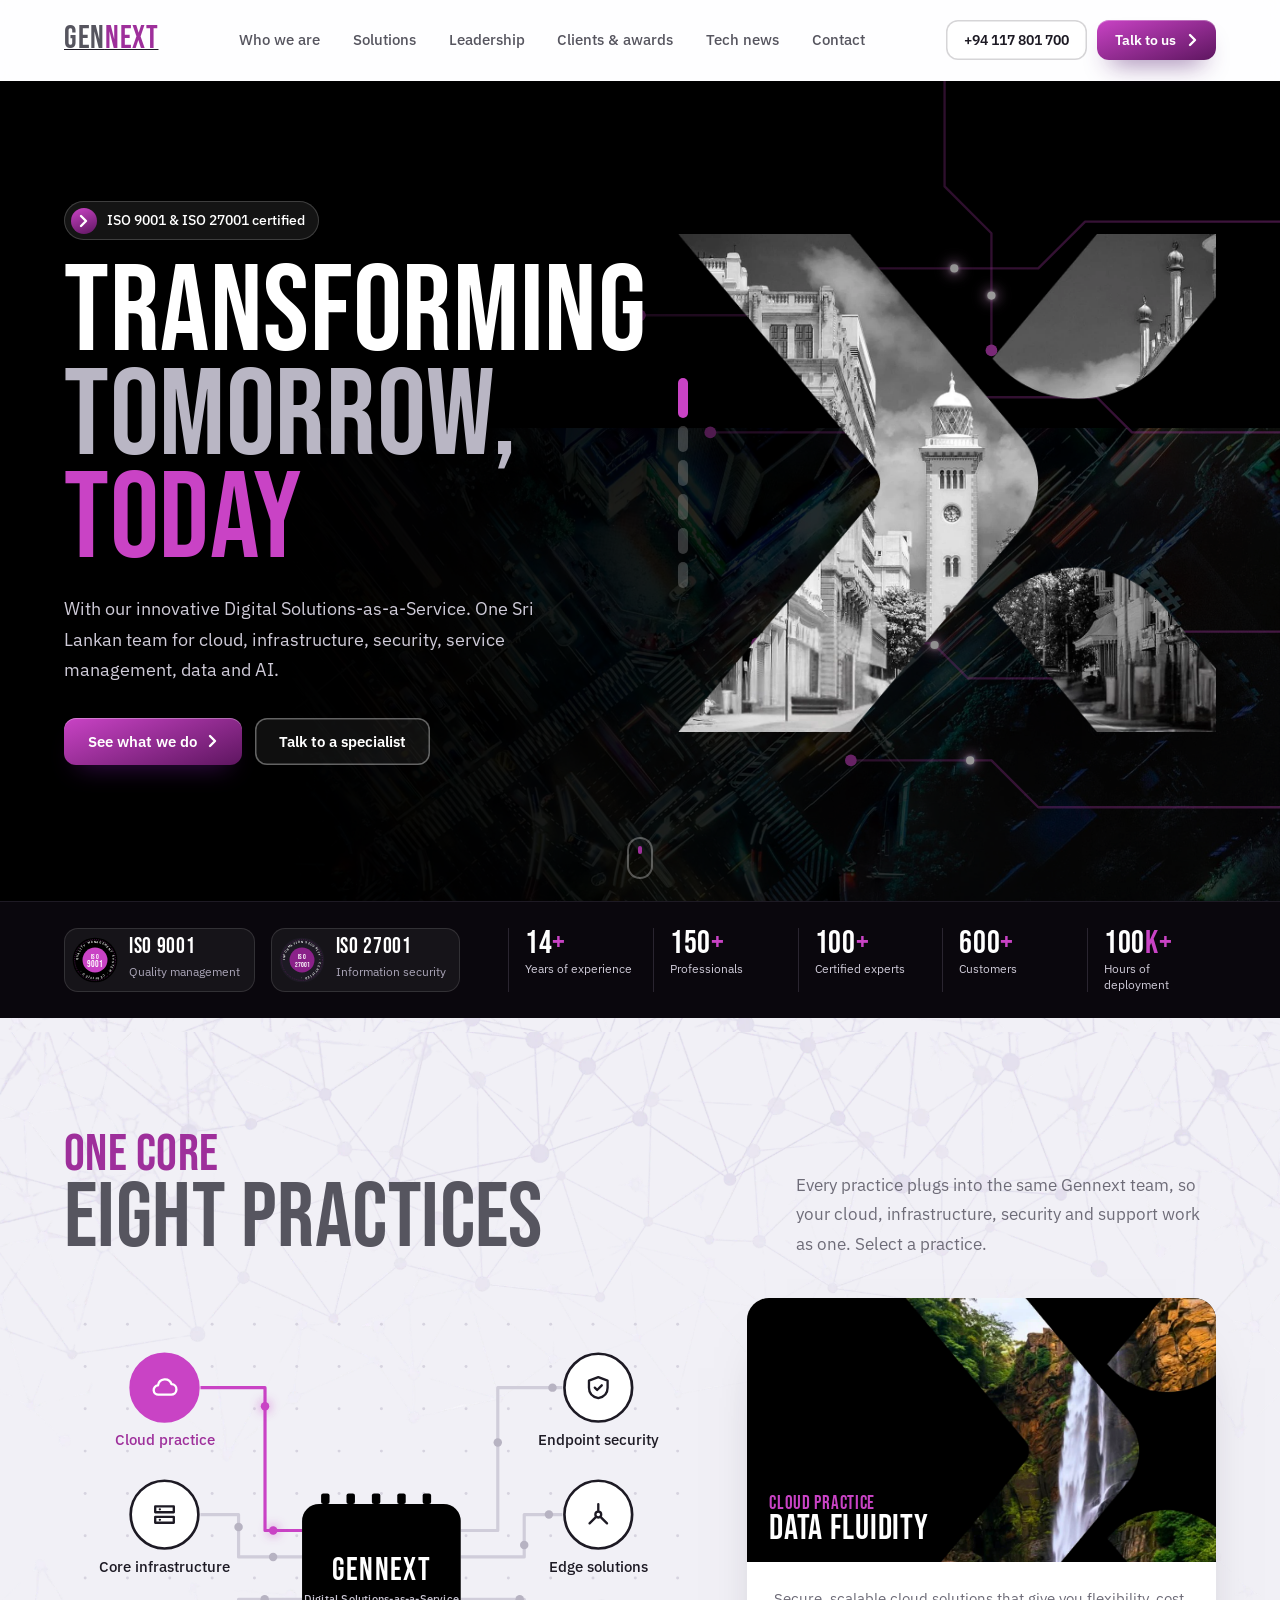
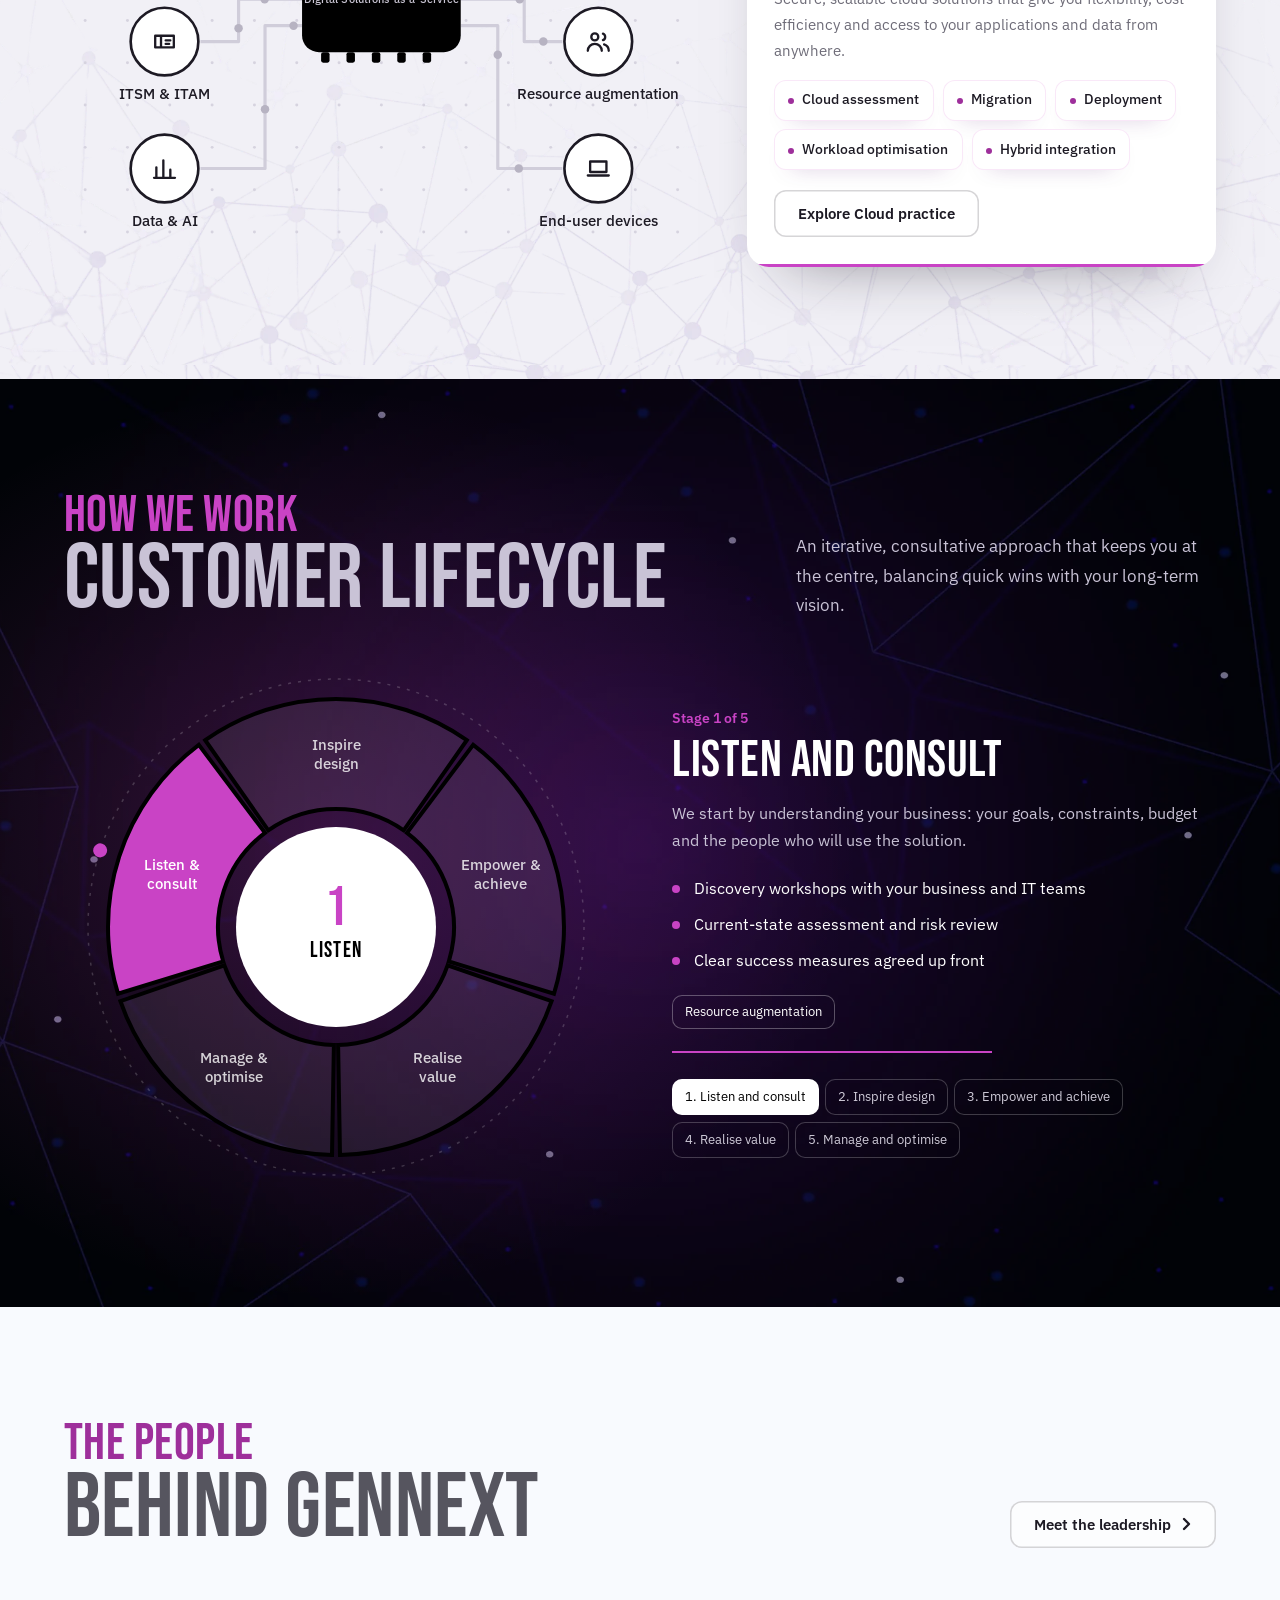
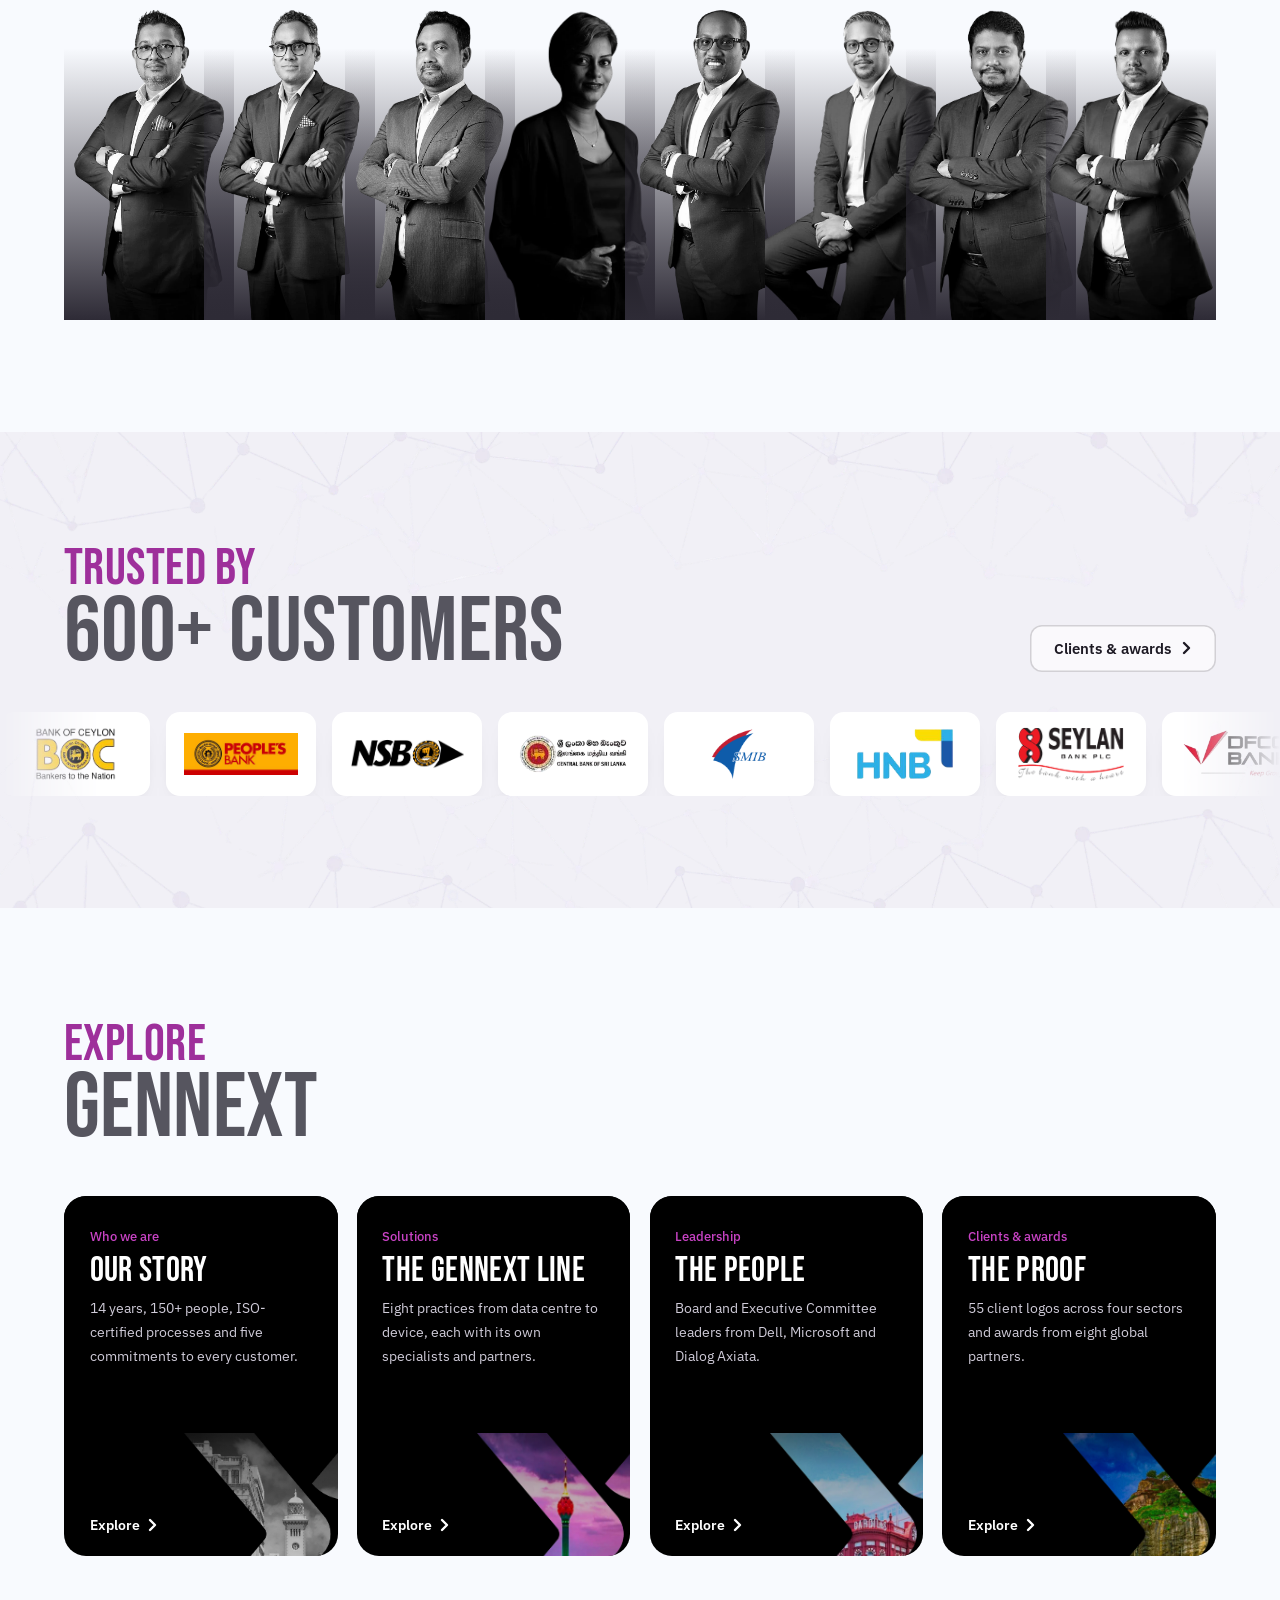
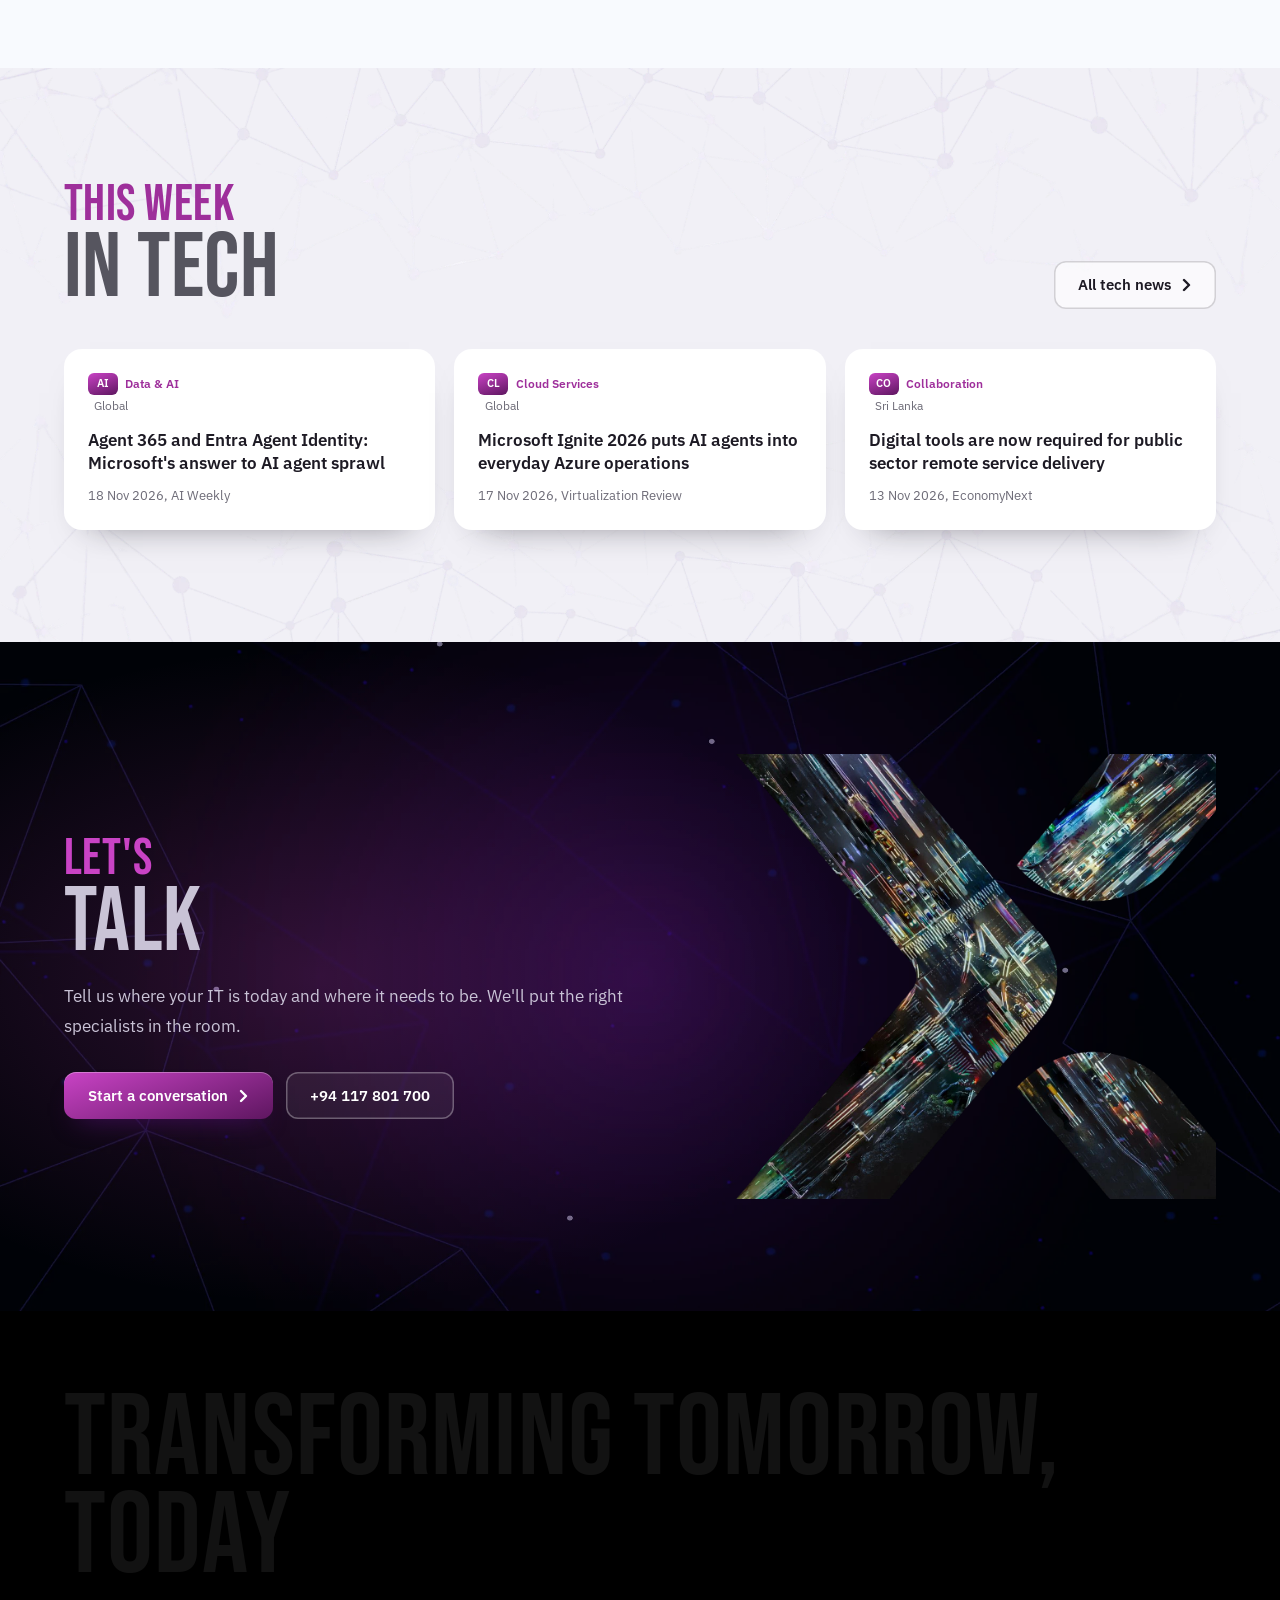
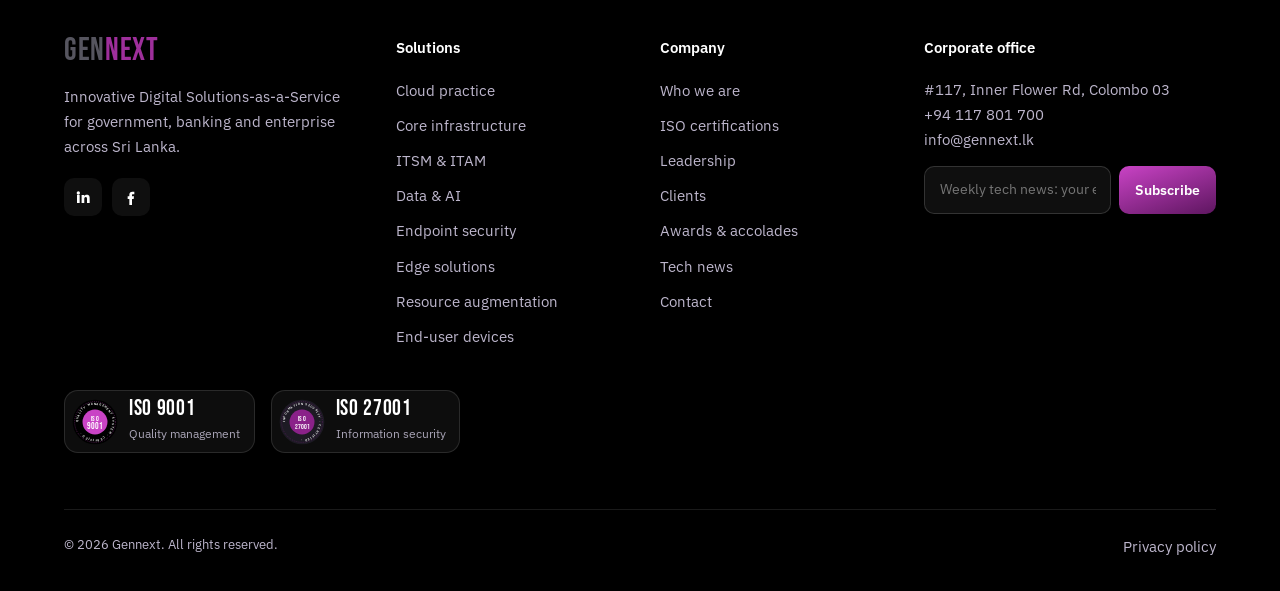
<file: index.html>
<!DOCTYPE html>
<html lang="en">
<head>
<meta charset="UTF-8">
<meta name="viewport" content="width=device-width, initial-scale=1">
<title>Gennext | Transforming tomorrow, today</title>
<meta name="description" content="Gennext: ISO 9001 and ISO 27001 certified Digital Solutions-as-a-Service for Sri Lanka.">
<meta name="theme-color" content="#000000">
<link rel="preload" href="assets/fonts/bebas-neue-latin-400-normal.woff2" as="font" type="font/woff2" crossorigin>
<link rel="preload" href="assets/fonts/ibm-plex-sans-latin-400-normal.woff2" as="font" type="font/woff2" crossorigin>
<link rel="stylesheet" href="assets/css/style.css">
<link rel="icon" href="assets/favicon.svg" type="image/svg+xml">
</head>
<body>
<a class="skip" href="#main">Skip to content</a>
<header class="header"><div class="wrap nav"><a href="index.html" class="logo " aria-label="Gennext home"><img src="https://gennext.lk/wp-content/uploads/2023/12/gennext-e1704206456538.png" alt="Gennext" width="134" height="40" onerror="this.outerHTML='<span class=txt>gen<b>next</b></span>'"></a><ul class="nav-links"><li><a href="about.html">Who we are</a></li><li><a href="solutions.html">Solutions</a></li><li><a href="leadership.html">Leadership</a></li><li><a href="clients.html">Clients & awards</a></li><li><a href="news.html">Tech news</a></li><li><a href="contact.html">Contact</a></li></ul>
<div class="nav-cta"><a class="btn btn-ghost" href="tel:+94117801700">+94 117 801 700</a><a class="btn btn-purple" href="contact.html">Talk to us <svg class="chev-ic" viewBox="0 0 10 14" fill="none" stroke="currentColor" stroke-width="2.4" stroke-linecap="round" stroke-linejoin="round"><path d="M2 2l5 5-5 5"/></svg></a>
<button class="menu-btn" aria-label="Open menu" aria-expanded="false"><svg viewBox="0 0 24 24" fill="none" stroke="currentColor" stroke-width="2" stroke-linecap="round"><path d="M3 6h18M3 12h18M3 18h18"/></svg></button></div></div></header>
<main id="main">

<section class="hero dark"><div class="bgimg" data-parallax aria-hidden="true"></div><svg class="signals" viewBox="0 0 1200 700" preserveAspectRatio="xMidYMid slice" aria-hidden="true"><g class="sig-traces"><path id="sg0" d="M1200 120 H980 L940 160 H760 L720 200 H600"/><path id="sg1" d="M1200 300 H1020 L990 270 H820 L790 300 H660"/><path id="sg2" d="M1200 470 H1060 L1020 510 H880 L850 480 H700"/><path id="sg3" d="M1200 620 H940 L900 580 H780"/><path id="sg4" d="M860 0 V90 L900 130 V230"/></g><g class="sig-dots"><circle r="3.5"><animateMotion dur="3.0s" begin="-0.0s" repeatCount="indefinite"><mpath href="#sg0"/></animateMotion></circle><circle r="3.5"><animateMotion dur="3.5s" begin="-0.6s" repeatCount="indefinite"><mpath href="#sg1"/></animateMotion></circle><circle r="3.5"><animateMotion dur="4.0s" begin="-1.2s" repeatCount="indefinite"><mpath href="#sg2"/></animateMotion></circle><circle r="3.5"><animateMotion dur="4.5s" begin="-1.8s" repeatCount="indefinite"><mpath href="#sg3"/></animateMotion></circle><circle r="3.5"><animateMotion dur="5.0s" begin="-2.4s" repeatCount="indefinite"><mpath href="#sg4"/></animateMotion></circle></g><g class="sig-ends"><circle cx="600" cy="200" r="5" style="--d:0.0s"/><circle cx="660" cy="300" r="5" style="--d:0.5s"/><circle cx="700" cy="480" r="5" style="--d:1.0s"/><circle cx="780" cy="580" r="5" style="--d:1.5s"/><circle cx="900" cy="230" r="5" style="--d:2.0s"/></g></svg><div class="wrap hero-grid">
  <div>
    <span class="eyebrow"><i><svg class="chev-ic" viewBox="0 0 10 14" fill="none" stroke="currentColor" stroke-width="2.4" stroke-linecap="round" stroke-linejoin="round"><path d="M2 2l5 5-5 5"/></svg></i>ISO 9001 &amp; ISO 27001 certified</span>
    <h1><span class="l1">Transforming</span><span class="l2">tomorrow,</span><span class="l3">today</span></h1>
    <p class="lede">With our innovative Digital Solutions-as-a-Service. One Sri Lankan team for cloud, infrastructure, security, service management, data and AI.</p>
    <div class="hero-actions"><a class="btn btn-purple" href="#solutions">See what we do <svg class="chev-ic" viewBox="0 0 10 14" fill="none" stroke="currentColor" stroke-width="2.4" stroke-linecap="round" stroke-linejoin="round"><path d="M2 2l5 5-5 5"/></svg></a><a class="btn btn-ghost" href="contact.html">Talk to a specialist</a></div>
  </div>
  <div class="slides" aria-roledescription="carousel" aria-label="Sri Lankan landmarks"><figure><img src="assets/img/landmarks/clocktower.webp" alt="Clock Tower, Colombo Fort" decoding="async"><figcaption>Clock Tower, Colombo Fort</figcaption></figure><figure><img src="assets/img/landmarks/lotus.webp" alt="Lotus Tower, Colombo" loading="lazy" decoding="async"><figcaption>Lotus Tower, Colombo</figcaption></figure><figure><img src="assets/img/landmarks/arch.webp" alt="Nine Arch Bridge, Ella" loading="lazy" decoding="async"><figcaption>Nine Arch Bridge, Ella</figcaption></figure><figure><img src="assets/img/landmarks/lighthouse.webp" alt="Galle Lighthouse" loading="lazy" decoding="async"><figcaption>Galle Lighthouse</figcaption></figure><figure><img src="assets/img/landmarks/tea.webp" alt="Hill-country tea estates" loading="lazy" decoding="async"><figcaption>Hill-country tea estates</figcaption></figure><figure><img src="assets/img/landmarks/parliament.webp" alt="Colombo Fort" loading="lazy" decoding="async"><figcaption>Colombo Fort</figcaption></figure><div class="slide-dots"><button aria-label="Show Clock Tower, Colombo Fort" aria-current="false"></button><button aria-label="Show Lotus Tower, Colombo" aria-current="false"></button><button aria-label="Show Nine Arch Bridge, Ella" aria-current="false"></button><button aria-label="Show Galle Lighthouse" aria-current="false"></button><button aria-label="Show Hill-country tea estates" aria-current="false"></button><button aria-label="Show Colombo Fort" aria-current="false"></button></div></div>
</div><span class="scroll-cue" aria-hidden="true"></span></section>
<section class="trust" aria-label="Certifications and numbers"><div class="wrap">
  <div class="iso-mini"><a href="about.html#iso"><svg class="seal" viewBox="0 0 140 140" role="img" aria-label="ISO 9001 certified"><defs><path id="ch1" d="M70 70m-52 0a52 52 0 1 1 104 0a52 52 0 1 1-104 0"/></defs>
<circle cx="70" cy="70" r="68" fill="#000"/><circle cx="70" cy="70" r="62" fill="none" stroke="#C943C5" stroke-width="1.5" stroke-dasharray="2 4"/>
<g class="rot"><text font-family="IBM Plex Sans, sans-serif" font-size="9.2" font-weight="600" letter-spacing="2.2" fill="#fff"><textPath href="#ch1">QUALITY MANAGEMENT SYSTEM · CERTIFIED · </textPath></text></g>
<circle cx="70" cy="70" r="38" fill="#C943C5"/><text x="70" y="66" text-anchor="middle" font-family="Bebas Neue, sans-serif" font-size="22" fill="#fff" letter-spacing="2">ISO</text>
<text x="70" y="90" text-anchor="middle" font-family="Bebas Neue, sans-serif" font-size="26" fill="#fff">9001</text></svg><span><b>ISO 9001</b><small>Quality management</small></span></a><a href="about.html#iso"><svg class="seal" viewBox="0 0 140 140" role="img" aria-label="ISO 27001 certified"><defs><path id="ch2" d="M70 70m-52 0a52 52 0 1 1 104 0a52 52 0 1 1-104 0"/></defs>
<circle cx="70" cy="70" r="68" fill="#1D1A24"/><circle cx="70" cy="70" r="62" fill="none" stroke="#8A2189" stroke-width="1.5" stroke-dasharray="2 4"/>
<g class="rot"><text font-family="IBM Plex Sans, sans-serif" font-size="9.2" font-weight="600" letter-spacing="2.2" fill="#fff"><textPath href="#ch2">INFORMATION SECURITY · CERTIFIED · </textPath></text></g>
<circle cx="70" cy="70" r="38" fill="#8A2189"/><text x="70" y="66" text-anchor="middle" font-family="Bebas Neue, sans-serif" font-size="22" fill="#fff" letter-spacing="2">ISO</text>
<text x="70" y="90" text-anchor="middle" font-family="Bebas Neue, sans-serif" font-size="22" fill="#fff">27001</text></svg><span><b>ISO 27001</b><small>Information security</small></span></a></div>
  <ul class="nums"><li><b><span data-count="14">14</span><em>+</em></b>Years of experience</li><li><b><span data-count="150">150</span><em>+</em></b>Professionals</li><li><b><span data-count="100">100</span><em>+</em></b>Certified experts</li><li><b><span data-count="600">600</span><em>+</em></b>Customers</li><li><b><span data-count="100">100</span><em>K+</em></b>Hours of deployment</li></ul></div></section>

<section class="section mesh" id="solutions"><div class="wrap">
  <div style="display:flex;justify-content:space-between;align-items:end;gap:2rem;flex-wrap:wrap"><h2 class="stack rv "><span>One core</span>Eight practices</h2><p class="lede rv" style="max-width:42ch">Every practice plugs into the same Gennext team, so your cloud, infrastructure, security and support work as one. Select a practice.</p></div>
  <div class="hub-grid"><div class="hub"><svg viewBox="0 0 600 520" role="tablist" aria-label="Gennext solution practices"><circle cx="20" cy="20" r="1.4" class="dotgrid"/><circle cx="20" cy="60" r="1.4" class="dotgrid"/><circle cx="20" cy="100" r="1.4" class="dotgrid"/><circle cx="20" cy="140" r="1.4" class="dotgrid"/><circle cx="20" cy="180" r="1.4" class="dotgrid"/><circle cx="20" cy="220" r="1.4" class="dotgrid"/><circle cx="20" cy="260" r="1.4" class="dotgrid"/><circle cx="20" cy="300" r="1.4" class="dotgrid"/><circle cx="20" cy="340" r="1.4" class="dotgrid"/><circle cx="20" cy="380" r="1.4" class="dotgrid"/><circle cx="20" cy="420" r="1.4" class="dotgrid"/><circle cx="20" cy="460" r="1.4" class="dotgrid"/><circle cx="20" cy="500" r="1.4" class="dotgrid"/><circle cx="60" cy="20" r="1.4" class="dotgrid"/><circle cx="60" cy="60" r="1.4" class="dotgrid"/><circle cx="60" cy="100" r="1.4" class="dotgrid"/><circle cx="60" cy="140" r="1.4" class="dotgrid"/><circle cx="60" cy="180" r="1.4" class="dotgrid"/><circle cx="60" cy="220" r="1.4" class="dotgrid"/><circle cx="60" cy="260" r="1.4" class="dotgrid"/><circle cx="60" cy="300" r="1.4" class="dotgrid"/><circle cx="60" cy="340" r="1.4" class="dotgrid"/><circle cx="60" cy="380" r="1.4" class="dotgrid"/><circle cx="60" cy="420" r="1.4" class="dotgrid"/><circle cx="60" cy="460" r="1.4" class="dotgrid"/><circle cx="60" cy="500" r="1.4" class="dotgrid"/><circle cx="100" cy="20" r="1.4" class="dotgrid"/><circle cx="100" cy="60" r="1.4" class="dotgrid"/><circle cx="100" cy="100" r="1.4" class="dotgrid"/><circle cx="100" cy="140" r="1.4" class="dotgrid"/><circle cx="100" cy="180" r="1.4" class="dotgrid"/><circle cx="100" cy="220" r="1.4" class="dotgrid"/><circle cx="100" cy="260" r="1.4" class="dotgrid"/><circle cx="100" cy="300" r="1.4" class="dotgrid"/><circle cx="100" cy="340" r="1.4" class="dotgrid"/><circle cx="100" cy="380" r="1.4" class="dotgrid"/><circle cx="100" cy="420" r="1.4" class="dotgrid"/><circle cx="100" cy="460" r="1.4" class="dotgrid"/><circle cx="100" cy="500" r="1.4" class="dotgrid"/><circle cx="140" cy="20" r="1.4" class="dotgrid"/><circle cx="140" cy="60" r="1.4" class="dotgrid"/><circle cx="140" cy="100" r="1.4" class="dotgrid"/><circle cx="140" cy="140" r="1.4" class="dotgrid"/><circle cx="140" cy="180" r="1.4" class="dotgrid"/><circle cx="140" cy="220" r="1.4" class="dotgrid"/><circle cx="140" cy="260" r="1.4" class="dotgrid"/><circle cx="140" cy="300" r="1.4" class="dotgrid"/><circle cx="140" cy="340" r="1.4" class="dotgrid"/><circle cx="140" cy="380" r="1.4" class="dotgrid"/><circle cx="140" cy="420" r="1.4" class="dotgrid"/><circle cx="140" cy="460" r="1.4" class="dotgrid"/><circle cx="140" cy="500" r="1.4" class="dotgrid"/><circle cx="180" cy="20" r="1.4" class="dotgrid"/><circle cx="180" cy="60" r="1.4" class="dotgrid"/><circle cx="180" cy="100" r="1.4" class="dotgrid"/><circle cx="180" cy="140" r="1.4" class="dotgrid"/><circle cx="180" cy="180" r="1.4" class="dotgrid"/><circle cx="180" cy="220" r="1.4" class="dotgrid"/><circle cx="180" cy="260" r="1.4" class="dotgrid"/><circle cx="180" cy="300" r="1.4" class="dotgrid"/><circle cx="180" cy="340" r="1.4" class="dotgrid"/><circle cx="180" cy="380" r="1.4" class="dotgrid"/><circle cx="180" cy="420" r="1.4" class="dotgrid"/><circle cx="180" cy="460" r="1.4" class="dotgrid"/><circle cx="180" cy="500" r="1.4" class="dotgrid"/><circle cx="220" cy="20" r="1.4" class="dotgrid"/><circle cx="220" cy="60" r="1.4" class="dotgrid"/><circle cx="220" cy="100" r="1.4" class="dotgrid"/><circle cx="220" cy="140" r="1.4" class="dotgrid"/><circle cx="220" cy="180" r="1.4" class="dotgrid"/><circle cx="220" cy="220" r="1.4" class="dotgrid"/><circle cx="220" cy="260" r="1.4" class="dotgrid"/><circle cx="220" cy="300" r="1.4" class="dotgrid"/><circle cx="220" cy="340" r="1.4" class="dotgrid"/><circle cx="220" cy="380" r="1.4" class="dotgrid"/><circle cx="220" cy="420" r="1.4" class="dotgrid"/><circle cx="220" cy="460" r="1.4" class="dotgrid"/><circle cx="220" cy="500" r="1.4" class="dotgrid"/><circle cx="260" cy="20" r="1.4" class="dotgrid"/><circle cx="260" cy="60" r="1.4" class="dotgrid"/><circle cx="260" cy="100" r="1.4" class="dotgrid"/><circle cx="260" cy="140" r="1.4" class="dotgrid"/><circle cx="260" cy="180" r="1.4" class="dotgrid"/><circle cx="260" cy="220" r="1.4" class="dotgrid"/><circle cx="260" cy="260" r="1.4" class="dotgrid"/><circle cx="260" cy="300" r="1.4" class="dotgrid"/><circle cx="260" cy="340" r="1.4" class="dotgrid"/><circle cx="260" cy="380" r="1.4" class="dotgrid"/><circle cx="260" cy="420" r="1.4" class="dotgrid"/><circle cx="260" cy="460" r="1.4" class="dotgrid"/><circle cx="260" cy="500" r="1.4" class="dotgrid"/><circle cx="300" cy="20" r="1.4" class="dotgrid"/><circle cx="300" cy="60" r="1.4" class="dotgrid"/><circle cx="300" cy="100" r="1.4" class="dotgrid"/><circle cx="300" cy="140" r="1.4" class="dotgrid"/><circle cx="300" cy="180" r="1.4" class="dotgrid"/><circle cx="300" cy="220" r="1.4" class="dotgrid"/><circle cx="300" cy="260" r="1.4" class="dotgrid"/><circle cx="300" cy="300" r="1.4" class="dotgrid"/><circle cx="300" cy="340" r="1.4" class="dotgrid"/><circle cx="300" cy="380" r="1.4" class="dotgrid"/><circle cx="300" cy="420" r="1.4" class="dotgrid"/><circle cx="300" cy="460" r="1.4" class="dotgrid"/><circle cx="300" cy="500" r="1.4" class="dotgrid"/><circle cx="340" cy="20" r="1.4" class="dotgrid"/><circle cx="340" cy="60" r="1.4" class="dotgrid"/><circle cx="340" cy="100" r="1.4" class="dotgrid"/><circle cx="340" cy="140" r="1.4" class="dotgrid"/><circle cx="340" cy="180" r="1.4" class="dotgrid"/><circle cx="340" cy="220" r="1.4" class="dotgrid"/><circle cx="340" cy="260" r="1.4" class="dotgrid"/><circle cx="340" cy="300" r="1.4" class="dotgrid"/><circle cx="340" cy="340" r="1.4" class="dotgrid"/><circle cx="340" cy="380" r="1.4" class="dotgrid"/><circle cx="340" cy="420" r="1.4" class="dotgrid"/><circle cx="340" cy="460" r="1.4" class="dotgrid"/><circle cx="340" cy="500" r="1.4" class="dotgrid"/><circle cx="380" cy="20" r="1.4" class="dotgrid"/><circle cx="380" cy="60" r="1.4" class="dotgrid"/><circle cx="380" cy="100" r="1.4" class="dotgrid"/><circle cx="380" cy="140" r="1.4" class="dotgrid"/><circle cx="380" cy="180" r="1.4" class="dotgrid"/><circle cx="380" cy="220" r="1.4" class="dotgrid"/><circle cx="380" cy="260" r="1.4" class="dotgrid"/><circle cx="380" cy="300" r="1.4" class="dotgrid"/><circle cx="380" cy="340" r="1.4" class="dotgrid"/><circle cx="380" cy="380" r="1.4" class="dotgrid"/><circle cx="380" cy="420" r="1.4" class="dotgrid"/><circle cx="380" cy="460" r="1.4" class="dotgrid"/><circle cx="380" cy="500" r="1.4" class="dotgrid"/><circle cx="420" cy="20" r="1.4" class="dotgrid"/><circle cx="420" cy="60" r="1.4" class="dotgrid"/><circle cx="420" cy="100" r="1.4" class="dotgrid"/><circle cx="420" cy="140" r="1.4" class="dotgrid"/><circle cx="420" cy="180" r="1.4" class="dotgrid"/><circle cx="420" cy="220" r="1.4" class="dotgrid"/><circle cx="420" cy="260" r="1.4" class="dotgrid"/><circle cx="420" cy="300" r="1.4" class="dotgrid"/><circle cx="420" cy="340" r="1.4" class="dotgrid"/><circle cx="420" cy="380" r="1.4" class="dotgrid"/><circle cx="420" cy="420" r="1.4" class="dotgrid"/><circle cx="420" cy="460" r="1.4" class="dotgrid"/><circle cx="420" cy="500" r="1.4" class="dotgrid"/><circle cx="460" cy="20" r="1.4" class="dotgrid"/><circle cx="460" cy="60" r="1.4" class="dotgrid"/><circle cx="460" cy="100" r="1.4" class="dotgrid"/><circle cx="460" cy="140" r="1.4" class="dotgrid"/><circle cx="460" cy="180" r="1.4" class="dotgrid"/><circle cx="460" cy="220" r="1.4" class="dotgrid"/><circle cx="460" cy="260" r="1.4" class="dotgrid"/><circle cx="460" cy="300" r="1.4" class="dotgrid"/><circle cx="460" cy="340" r="1.4" class="dotgrid"/><circle cx="460" cy="380" r="1.4" class="dotgrid"/><circle cx="460" cy="420" r="1.4" class="dotgrid"/><circle cx="460" cy="460" r="1.4" class="dotgrid"/><circle cx="460" cy="500" r="1.4" class="dotgrid"/><circle cx="500" cy="20" r="1.4" class="dotgrid"/><circle cx="500" cy="60" r="1.4" class="dotgrid"/><circle cx="500" cy="100" r="1.4" class="dotgrid"/><circle cx="500" cy="140" r="1.4" class="dotgrid"/><circle cx="500" cy="180" r="1.4" class="dotgrid"/><circle cx="500" cy="220" r="1.4" class="dotgrid"/><circle cx="500" cy="260" r="1.4" class="dotgrid"/><circle cx="500" cy="300" r="1.4" class="dotgrid"/><circle cx="500" cy="340" r="1.4" class="dotgrid"/><circle cx="500" cy="380" r="1.4" class="dotgrid"/><circle cx="500" cy="420" r="1.4" class="dotgrid"/><circle cx="500" cy="460" r="1.4" class="dotgrid"/><circle cx="500" cy="500" r="1.4" class="dotgrid"/><circle cx="540" cy="20" r="1.4" class="dotgrid"/><circle cx="540" cy="60" r="1.4" class="dotgrid"/><circle cx="540" cy="100" r="1.4" class="dotgrid"/><circle cx="540" cy="140" r="1.4" class="dotgrid"/><circle cx="540" cy="180" r="1.4" class="dotgrid"/><circle cx="540" cy="220" r="1.4" class="dotgrid"/><circle cx="540" cy="260" r="1.4" class="dotgrid"/><circle cx="540" cy="300" r="1.4" class="dotgrid"/><circle cx="540" cy="340" r="1.4" class="dotgrid"/><circle cx="540" cy="380" r="1.4" class="dotgrid"/><circle cx="540" cy="420" r="1.4" class="dotgrid"/><circle cx="540" cy="460" r="1.4" class="dotgrid"/><circle cx="540" cy="500" r="1.4" class="dotgrid"/><circle cx="580" cy="20" r="1.4" class="dotgrid"/><circle cx="580" cy="60" r="1.4" class="dotgrid"/><circle cx="580" cy="100" r="1.4" class="dotgrid"/><circle cx="580" cy="140" r="1.4" class="dotgrid"/><circle cx="580" cy="180" r="1.4" class="dotgrid"/><circle cx="580" cy="220" r="1.4" class="dotgrid"/><circle cx="580" cy="260" r="1.4" class="dotgrid"/><circle cx="580" cy="300" r="1.4" class="dotgrid"/><circle cx="580" cy="340" r="1.4" class="dotgrid"/><circle cx="580" cy="380" r="1.4" class="dotgrid"/><circle cx="580" cy="420" r="1.4" class="dotgrid"/><circle cx="580" cy="460" r="1.4" class="dotgrid"/><circle cx="580" cy="500" r="1.4" class="dotgrid"/><g><path id="tr0" class="trace" d="M225 215 H190 V80 H129"/><path id="tr1" class="trace" d="M225 240 H165 V200 H129"/><path id="tr2" class="trace" d="M225 280 H165 V320 H129"/><path id="tr3" class="trace" d="M225 305 H190 V440 H129"/><path id="tr4" class="trace" d="M375 215 H410 V80 H471"/><path id="tr5" class="trace" d="M375 240 H435 V200 H471"/><path id="tr6" class="trace" d="M375 280 H435 V320 H471"/><path id="tr7" class="trace" d="M375 305 H410 V440 H471"/></g><g><circle class="packet p0" r="4"><animateMotion dur="2.4s" begin="-0.0s" repeatCount="indefinite"><mpath href="#tr0"/></animateMotion></circle><circle class="packet p0" r="4"><animateMotion dur="2.4s" begin="-1.3s" repeatCount="indefinite"><mpath href="#tr0"/></animateMotion></circle><circle class="packet p1" r="4"><animateMotion dur="2.9s" begin="-0.3s" repeatCount="indefinite"><mpath href="#tr1"/></animateMotion></circle><circle class="packet p1" r="4"><animateMotion dur="2.9s" begin="-1.6s" repeatCount="indefinite"><mpath href="#tr1"/></animateMotion></circle><circle class="packet p2" r="4"><animateMotion dur="3.4s" begin="-0.6s" repeatCount="indefinite"><mpath href="#tr2"/></animateMotion></circle><circle class="packet p2" r="4"><animateMotion dur="3.4s" begin="-1.9s" repeatCount="indefinite"><mpath href="#tr2"/></animateMotion></circle><circle class="packet p3" r="4"><animateMotion dur="2.4s" begin="-0.9s" repeatCount="indefinite"><mpath href="#tr3"/></animateMotion></circle><circle class="packet p3" r="4"><animateMotion dur="2.4s" begin="-2.2s" repeatCount="indefinite"><mpath href="#tr3"/></animateMotion></circle><circle class="packet p4" r="4"><animateMotion dur="2.9s" begin="-1.2s" repeatCount="indefinite"><mpath href="#tr4"/></animateMotion></circle><circle class="packet p4" r="4"><animateMotion dur="2.9s" begin="-2.5s" repeatCount="indefinite"><mpath href="#tr4"/></animateMotion></circle><circle class="packet p5" r="4"><animateMotion dur="3.4s" begin="-1.5s" repeatCount="indefinite"><mpath href="#tr5"/></animateMotion></circle><circle class="packet p5" r="4"><animateMotion dur="3.4s" begin="-2.8s" repeatCount="indefinite"><mpath href="#tr5"/></animateMotion></circle><circle class="packet p6" r="4"><animateMotion dur="2.4s" begin="-1.8s" repeatCount="indefinite"><mpath href="#tr6"/></animateMotion></circle><circle class="packet p6" r="4"><animateMotion dur="2.4s" begin="-3.1s" repeatCount="indefinite"><mpath href="#tr6"/></animateMotion></circle><circle class="packet p7" r="4"><animateMotion dur="2.9s" begin="-2.1s" repeatCount="indefinite"><mpath href="#tr7"/></animateMotion></circle><circle class="packet p7" r="4"><animateMotion dur="2.9s" begin="-3.4s" repeatCount="indefinite"><mpath href="#tr7"/></animateMotion></circle></g><g class="chip"><rect class="body" x="225" y="190" width="150" height="140" rx="16"/><rect class="pin" x="243" y="180" width="8" height="10" rx="2"/><rect class="pin" x="243" y="330" width="8" height="10" rx="2"/><rect class="pin" x="267" y="180" width="8" height="10" rx="2"/><rect class="pin" x="267" y="330" width="8" height="10" rx="2"/><rect class="pin" x="291" y="180" width="8" height="10" rx="2"/><rect class="pin" x="291" y="330" width="8" height="10" rx="2"/><rect class="pin" x="315" y="180" width="8" height="10" rx="2"/><rect class="pin" x="315" y="330" width="8" height="10" rx="2"/><rect class="pin" x="339" y="180" width="8" height="10" rx="2"/><rect class="pin" x="339" y="330" width="8" height="10" rx="2"/><text x="300" y="262" text-anchor="middle">GENNEXT</text><text class="sub" x="300" y="284" text-anchor="middle">Digital Solutions-as-a-Service</text></g><g class="node" tabindex="0" role="tab" aria-selected="false" aria-label="Cloud practice" transform="translate(95 80)"><circle class="halo" r="44"/><circle class="disc" r="32"/><g transform="translate(-13.2 -13.2) scale(1.1)"><path class="ico" d="M7 18a4 4 0 0 1-.6-8A6 6 0 0 1 18 9a4.5 4.5 0 0 1-.5 9H7Z"/></g><text y="54" text-anchor="middle">Cloud practice</text></g><g class="node" tabindex="0" role="tab" aria-selected="false" aria-label="Core infrastructure" transform="translate(95 200)"><circle class="halo" r="44"/><circle class="disc" r="32"/><g transform="translate(-13.2 -13.2) scale(1.1)"><path class="ico" d="M4 5h16v5H4zM4 14h16v5H4zM8 7.5h.01M8 16.5h.01"/></g><text y="54" text-anchor="middle">Core infrastructure</text></g><g class="node" tabindex="0" role="tab" aria-selected="false" aria-label="ITSM &amp; ITAM" transform="translate(95 320)"><circle class="halo" r="44"/><circle class="disc" r="32"/><g transform="translate(-13.2 -13.2) scale(1.1)"><path class="ico" d="M4 7h16v10H4zM9 7v10M13 11h4M13 14h3"/></g><text y="54" text-anchor="middle">ITSM &amp; ITAM</text></g><g class="node" tabindex="0" role="tab" aria-selected="false" aria-label="Data &amp; AI" transform="translate(95 440)"><circle class="halo" r="44"/><circle class="disc" r="32"/><g transform="translate(-13.2 -13.2) scale(1.1)"><path class="ico" d="M5 20V11M11 20V5M17 20v-7M3 20h18"/></g><text y="54" text-anchor="middle">Data &amp; AI</text></g><g class="node" tabindex="0" role="tab" aria-selected="false" aria-label="Endpoint security" transform="translate(505 80)"><circle class="halo" r="44"/><circle class="disc" r="32"/><g transform="translate(-13.2 -13.2) scale(1.1)"><path class="ico" d="M12 3l8 3v6c0 5-3.5 8-8 9-4.5-1-8-4-8-9V6l8-3ZM9 12l2 2 4-4"/></g><text y="54" text-anchor="middle">Endpoint security</text></g><g class="node" tabindex="0" role="tab" aria-selected="false" aria-label="Edge solutions" transform="translate(505 200)"><circle class="halo" r="44"/><circle class="disc" r="32"/><g transform="translate(-13.2 -13.2) scale(1.1)"><path class="ico" d="M12 9.5a2.5 2.5 0 1 0 0 5 2.5 2.5 0 0 0 0-5ZM12 3v6.5M4.5 19.5l5.6-5.6M19.5 19.5l-5.6-5.6"/></g><text y="54" text-anchor="middle">Edge solutions</text></g><g class="node" tabindex="0" role="tab" aria-selected="false" aria-label="Resource augmentation" transform="translate(505 320)"><circle class="halo" r="44"/><circle class="disc" r="32"/><g transform="translate(-13.2 -13.2) scale(1.1)"><path class="ico" d="M9 11a3 3 0 1 0 0-6 3 3 0 0 0 0 6ZM3 20c0-3.3 2.7-6 6-6s6 2.7 6 6M16 5.2a3 3 0 0 1 0 5.6M21 20c0-2.6-1.6-4.8-4-5.6"/></g><text y="54" text-anchor="middle">Resource augmentation</text></g><g class="node" tabindex="0" role="tab" aria-selected="false" aria-label="End-user devices" transform="translate(505 440)"><circle class="halo" r="44"/><circle class="disc" r="32"/><g transform="translate(-13.2 -13.2) scale(1.1)"><path class="ico" d="M5 6h14v9H5zM3 18h18"/></g><text y="54" text-anchor="middle">End-user devices</text></g></svg></div><div class="hub-panel" aria-live="polite"><div class="body"></div><div class="progress" aria-hidden="true"><i></i></div></div></div>
</div><script type="application/json" id="hubdata">[{"id": "cloud", "kick": "Cloud practice", "title": "Data fluidity", "text": "Secure, scalable cloud solutions that give you flexibility, cost efficiency and access to your applications and data from anywhere.", "caps": ["Cloud assessment", "Migration", "Deployment", "Workload optimisation", "Hybrid integration"], "art": "assets/img/landmarks/cloud.webp"}, {"id": "infra", "kick": "Core infrastructure", "title": "Physical infrastructure", "text": "Customised solutions across servers, data centres, networking, storage and backup, built around your business priorities. We manage the complexity so you can focus on growth and innovation.", "caps": ["Servers", "Storage", "Backup", "Virtualisation", "Data centre networking"], "art": "assets/img/landmarks/infra.webp"}, {"id": "itsm", "kick": "ITSM & ITAM", "title": "Governance & compliance", "text": "Best-practice service management frameworks that make IT operations reliable and efficient, and improve the experience for everyone in your organisation.", "caps": ["Incident & problem management", "Change & release management", "Service request management", "Asset & configuration management", "Contract management"], "art": "assets/img/landmarks/itsm.webp"}, {"id": "data", "kick": "Data & AI", "title": "Expertise in data & AI", "text": "Data analytics and artificial intelligence that turn your information into smarter decisions and business growth.", "caps": ["Data engineering", "Automation & AI", "Data visualisation & reporting", "Power BI end-to-end training"], "art": "assets/img/landmarks/data.webp"}, {"id": "security", "kick": "Endpoint security", "title": "Zero trust", "text": "Advanced security that protects devices and users against threats, keeping your data intact and your business running.", "caps": ["EDR & NGAV", "XDR & SIEM", "Unified endpoint management", "DLP", "Mobile device management"], "art": "assets/img/landmarks/security.webp"}, {"id": "edge", "kick": "Edge solutions", "title": "Edge connectivity", "text": "Computing power and intelligence brought closer to where your data is generated and your work happens, for faster processing, lower latency and smarter real-time decisions.", "caps": ["Next-generation firewalls", "SASE", "Network access control", "WAF / SWG", "Switching & routing"], "art": "assets/img/landmarks/edge.webp"}, {"id": "resource", "kick": "Resource augmentation", "title": "Managed service", "text": "Hand the day-to-day running of IT to our experts and concentrate on what you do best: growing your business.", "caps": ["Islandwide services", "Customised solutions", "35+ resources on 20+ projects"], "art": "assets/img/landmarks/resource.webp"}, {"id": "devices", "kick": "End-user devices", "title": "End-point devices", "text": "Reliable, secure, high-performance laptops, desktops and mobile devices that help your people work efficiently, collaborate easily and stay productive anywhere.", "caps": ["Device-as-a-Service", "End-point solutions", "MNC support", "Helpdesk ticketing"], "art": "assets/img/landmarks/devices.webp"}]</script></section>
<section class="section night" id="lifecycle"><div class="wrap">
  <div style="display:flex;justify-content:space-between;align-items:end;gap:2rem;flex-wrap:wrap"><h2 class="stack rv "><span>How we work</span>Customer lifecycle</h2><p class="lede rv" style="max-width:42ch">An iterative, consultative approach that keeps you at the centre, balancing quick wins with your long-term vision.</p></div>
  <div class="cycle"><div class="ring"><svg viewBox="0 0 520 520" role="tablist" aria-label="Gennext customer lifecycle">
<circle class="orbit" cx="260" cy="260" r="248"/><g class="runner-g"><circle class="runner" cx="508" cy="260" r="7" transform="rotate(-162 260 260)"/></g>
<g class="seg" role="tab" tabindex="0" aria-selected="false" aria-label="Stage 1: Listen and consult"><path d="M42.0 326.7 A228 228 0 0 1 122.8 77.9 L189.0 165.8 A118 118 0 0 0 147.2 294.5 Z"/><text x="95.5" y="202.5" text-anchor="middle"><tspan x="95.5" dy="0">Listen &</tspan><tspan x="95.5" dy="19">consult</tspan></text></g><g class="seg" role="tab" tabindex="0" aria-selected="false" aria-label="Stage 2: Inspire design"><path d="M129.2 73.2 A228 228 0 0 1 390.8 73.2 L327.7 163.3 A118 118 0 0 0 192.3 163.3 Z"/><text x="260.0" y="83.0" text-anchor="middle"><tspan x="260.0" dy="0">Inspire</tspan><tspan x="260.0" dy="19">design</tspan></text></g><g class="seg" role="tab" tabindex="0" aria-selected="false" aria-label="Stage 3: Empower and achieve"><path d="M397.2 77.9 A228 228 0 0 1 478.0 326.7 L372.8 294.5 A118 118 0 0 0 331.0 165.8 Z"/><text x="424.5" y="202.5" text-anchor="middle"><tspan x="424.5" dy="0">Empower &</tspan><tspan x="424.5" dy="19">achieve</tspan></text></g><g class="seg" role="tab" tabindex="0" aria-selected="false" aria-label="Stage 4: Realise value"><path d="M475.6 334.2 A228 228 0 0 1 264.0 488.0 L262.1 378.0 A118 118 0 0 0 371.6 298.4 Z"/><text x="361.7" y="396.0" text-anchor="middle"><tspan x="361.7" dy="0">Realise</tspan><tspan x="361.7" dy="19">value</tspan></text></g><g class="seg" role="tab" tabindex="0" aria-selected="false" aria-label="Stage 5: Manage and optimise"><path d="M256.0 488.0 A228 228 0 0 1 44.4 334.2 L148.4 298.4 A118 118 0 0 0 257.9 378.0 Z"/><text x="158.3" y="396.0" text-anchor="middle"><tspan x="158.3" dy="0">Manage &</tspan><tspan x="158.3" dy="19">optimise</tspan></text></g>
<g class="hub2"><circle cx="260" cy="260" r="100"/><text class="num" x="260" y="258" text-anchor="middle">1</text><text class="nm" x="260" y="290" text-anchor="middle">LISTEN</text></g></svg></div><div class="stage-panel" aria-live="polite"><div class="body"></div><div class="progress" aria-hidden="true"><i></i></div><div class="stage-nav" role="tablist"><button role="tab" aria-selected="false">1. Listen and consult</button><button role="tab" aria-selected="false">2. Inspire design</button><button role="tab" aria-selected="false">3. Empower and achieve</button><button role="tab" aria-selected="false">4. Realise value</button><button role="tab" aria-selected="false">5. Manage and optimise</button></div></div></div>
</div><script type="application/json" id="stages">[{"name": "Listen and consult", "short": "LISTEN", "text": "We start by understanding your business: your goals, constraints, budget and the people who will use the solution.", "do": ["Discovery workshops with your business and IT teams", "Current-state assessment and risk review", "Clear success measures agreed up front"], "svc": [["resource", "Resource augmentation"]]}, {"name": "Inspire design", "short": "DESIGN", "text": "Together we design the right solution, on-prem, cloud or hybrid, with security built in from the start.", "do": ["Solution architecture and roadmap", "Business case and fixed-price proposal", "Security and compliance by design"], "svc": [["cloud", "Cloud practice"], ["security", "Endpoint security"]]}, {"name": "Empower and achieve", "short": "DELIVER", "text": "Our certified engineers deliver the project and prepare your people to use it well from day one.", "do": ["Deployment and migration with minimal disruption", "Microsoft 365 and collaboration rollout", "Training and change management"], "svc": [["cloud", "Cloud practice"], ["devices", "End-user devices"]]}, {"name": "Realise value", "short": "VALUE", "text": "We measure results against the objectives we agreed, so you can see the return on your investment.", "do": ["Success reviews with your leadership", "Adoption and usage reporting", "Cost and performance tracking"], "svc": [["resource", "Resource augmentation"], ["data", "Data & AI"]]}, {"name": "Manage and optimise", "short": "OPTIMISE", "text": "Once you're live, we keep everything running, secure and improving, then the cycle starts again for your next goal.", "do": ["24 x 7 support and monitoring", "ITIL-aligned service management", "Continuous security and cost optimisation"], "svc": [["itsm", "ITSM & ITAM"], ["security", "Endpoint security"]]}]</script></section>

<section class="section paper"><div class="wrap">
  <div style="display:flex;justify-content:space-between;align-items:end;gap:2rem;flex-wrap:wrap"><h2 class="stack rv "><span>The people</span>Behind Gennext</h2><a class="btn btn-ghost rv" href="leadership.html">Meet the leadership <svg class="chev-ic" viewBox="0 0 10 14" fill="none" stroke="currentColor" stroke-width="2.4" stroke-linecap="round" stroke-linejoin="round"><path d="M2 2l5 5-5 5"/></svg></a></div>
  <div class="faces rv"><a href="leadership.html#shermal"><img src="assets/img/people/shermal.webp" alt="Shermal Jayatilaka" loading="lazy"><span>Shermal Jayatilaka<small>CEO / Director</small></span></a><a href="leadership.html#harris"><img src="assets/img/people/harris.webp" alt="Harris Sulaiman" loading="lazy"><span>Harris Sulaiman<small>Director</small></span></a><a href="leadership.html#glen"><img src="assets/img/people/glen.webp" alt="Glen Speering" loading="lazy"><span>Glen Speering<small>Director</small></span></a><a href="leadership.html#madhavi"><img src="assets/img/people/madhavi.webp" alt="Madhavi Abeysinghe" loading="lazy"><span>Madhavi Abeysinghe<small>Head of Human Resources</small></span></a><a href="leadership.html#praneeth"><img src="assets/img/people/praneeth.webp" alt="Praneeth Rodrigo" loading="lazy"><span>Praneeth Rodrigo<small>Chief Financial Officer</small></span></a><a href="leadership.html#jonathan"><img src="assets/img/people/jonathan.webp" alt="Jonathan da La Motte" loading="lazy"><span>Jonathan da La Motte<small>Vice President | Pre Sales</small></span></a><a href="leadership.html#terrance"><img src="assets/img/people/terrance.webp" alt="Terrance De Alwis" loading="lazy"><span>Terrance De Alwis<small>Head | Engineering</small></span></a><a href="leadership.html#nishan"><img src="assets/img/people/nishan.webp" alt="Nishan Perera" loading="lazy"><span>Nishan Perera<small>Head | Project Management</small></span></a></div>
</div></section>

<section class="section mesh"><div class="wrap">
  <div style="display:flex;justify-content:space-between;align-items:end;gap:2rem;flex-wrap:wrap"><h2 class="stack rv "><span>Trusted by</span>600+ customers</h2><a class="btn btn-ghost rv" href="clients.html">Clients &amp; awards <svg class="chev-ic" viewBox="0 0 10 14" fill="none" stroke="currentColor" stroke-width="2.4" stroke-linecap="round" stroke-linejoin="round"><path d="M2 2l5 5-5 5"/></svg></a></div></div>
  <div class="marquee"><div class="track"><div><img src="assets/img/logos/boc.webp" alt="Bank of Ceylon" loading="lazy"></div><div><img src="assets/img/logos/peoples.webp" alt="People&#x27;s Bank" loading="lazy"></div><div><img src="assets/img/logos/nsb.webp" alt="National Savings Bank" loading="lazy"></div><div><img src="assets/img/logos/cbsl.webp" alt="Central Bank of Sri Lanka" loading="lazy"></div><div><img src="assets/img/logos/smib.webp" alt="SMIB" loading="lazy"></div><div><img src="assets/img/logos/hnb.webp" alt="HNB" loading="lazy"></div><div><img src="assets/img/logos/seylan.webp" alt="Seylan Bank" loading="lazy"></div><div><img src="assets/img/logos/dfcc.webp" alt="DFCC Bank" loading="lazy"></div><div><img src="assets/img/logos/ndb.webp" alt="NDB Bank" loading="lazy"></div><div><img src="assets/img/logos/hsbc.webp" alt="HSBC" loading="lazy"></div><div><img src="assets/img/logos/mof.webp" alt="Ministry of Finance" loading="lazy"></div><div><img src="assets/img/logos/cert.webp" alt="Sri Lanka CERT" loading="lazy"></div><div><img src="assets/img/logos/ucsc.webp" alt="UCSC" loading="lazy"></div><div><img src="assets/img/logos/ssb.webp" alt="Sri Lanka Social Security Board" loading="lazy"></div><div><img src="assets/img/logos/moh.webp" alt="Ministry of Health" loading="lazy"></div><div><img src="assets/img/logos/usj.webp" alt="University of Sri Jayewardenepura" loading="lazy"></div><div><img src="assets/img/logos/customs.webp" alt="Sri Lanka Customs" loading="lazy"></div><div><img src="assets/img/logos/police.webp" alt="Sri Lanka Police" loading="lazy"></div><div><img src="assets/img/logos/ssnp.webp" alt="Social Safety Nets Project" loading="lazy"></div><div><img src="assets/img/logos/kelaniya.webp" alt="University of Kelaniya" loading="lazy"></div><div><img src="assets/img/logos/sportsmin.webp" alt="Sports institution" loading="lazy"></div><div><img src="assets/img/logos/parliament.webp" alt="Parliament of Sri Lanka" loading="lazy"></div><div><img src="assets/img/logos/elections.webp" alt="Election Commission of Sri Lanka" loading="lazy"></div><div><img src="assets/img/logos/post.webp" alt="Sri Lanka Post" loading="lazy"></div><div><img src="assets/img/logos/egp.webp" alt="e-Government Procurement" loading="lazy"></div><div><img src="assets/img/logos/lseg.webp" alt="LSEG" loading="lazy"></div><div><img src="assets/img/logos/ifs.webp" alt="IFS" loading="lazy"></div><div><img src="assets/img/logos/pearson.webp" alt="Pearson" loading="lazy"></div><div><img src="assets/img/logos/dialog.webp" alt="Dialog" loading="lazy"></div><div><img src="assets/img/logos/baurs.webp" alt="Baurs" loading="lazy"></div><div><img src="assets/img/logos/virtusa.webp" alt="Virtusa" loading="lazy"></div><div><img src="assets/img/logos/wiley.webp" alt="Wiley" loading="lazy"></div><div><img src="assets/img/logos/unicef.webp" alt="UNICEF" loading="lazy"></div><div><img src="assets/img/logos/mas.webp" alt="MAS" loading="lazy"></div><div><img src="assets/img/logos/unilever.webp" alt="Unilever" loading="lazy"></div><div><img src="assets/img/logos/hemas.webp" alt="Hemas" loading="lazy"></div><div><img src="assets/img/logos/brandix.webp" alt="Brandix" loading="lazy"></div><div><img src="assets/img/logos/adl.webp" alt="Axiata Digital Labs" loading="lazy"></div><div><img src="assets/img/logos/creative.webp" alt="Creative Software" loading="lazy"></div><div><img src="assets/img/logos/lion.webp" alt="Lion Brewery" loading="lazy"></div><div><img src="assets/img/logos/cflb.webp" alt="The Colombo Fort Land &amp; Building" loading="lazy"></div><div><img src="assets/img/logos/fairfirst.webp" alt="Fairfirst Insurance" loading="lazy"></div><div><img src="assets/img/logos/noratel.webp" alt="Noratel" loading="lazy"></div><div><img src="assets/img/logos/slic.webp" alt="Sri Lanka Insurance" loading="lazy"></div><div><img src="assets/img/logos/cic.webp" alt="CIC" loading="lazy"></div><div><img src="assets/img/logos/theme.webp" alt="Theme Resorts &amp; Spas" loading="lazy"></div><div><img src="assets/img/logos/bv.webp" alt="Bureau Veritas" loading="lazy"></div><div><img src="assets/img/logos/lankahosp.webp" alt="Lanka Hospitals" loading="lazy"></div><div><img src="assets/img/logos/pizzahut.webp" alt="Pizza Hut" loading="lazy"></div><div><img src="assets/img/logos/pms.webp" alt="PMS" loading="lazy"></div><div><img src="assets/img/logos/bat.webp" alt="BAT" loading="lazy"></div><div><img src="assets/img/logos/zone24x7.webp" alt="Zone24x7" loading="lazy"></div><div><img src="assets/img/logos/gri.webp" alt="GRI" loading="lazy"></div><div><img src="assets/img/logos/lankatiles.webp" alt="Lanka Tiles" loading="lazy"></div><div><img src="assets/img/logos/ibsl.webp" alt="Institute of Bankers of Sri Lanka" loading="lazy"></div><div><img src="assets/img/logos/boc.webp" alt="Bank of Ceylon" loading="lazy"></div><div><img src="assets/img/logos/peoples.webp" alt="People&#x27;s Bank" loading="lazy"></div><div><img src="assets/img/logos/nsb.webp" alt="National Savings Bank" loading="lazy"></div><div><img src="assets/img/logos/cbsl.webp" alt="Central Bank of Sri Lanka" loading="lazy"></div><div><img src="assets/img/logos/smib.webp" alt="SMIB" loading="lazy"></div><div><img src="assets/img/logos/hnb.webp" alt="HNB" loading="lazy"></div><div><img src="assets/img/logos/seylan.webp" alt="Seylan Bank" loading="lazy"></div><div><img src="assets/img/logos/dfcc.webp" alt="DFCC Bank" loading="lazy"></div><div><img src="assets/img/logos/ndb.webp" alt="NDB Bank" loading="lazy"></div><div><img src="assets/img/logos/hsbc.webp" alt="HSBC" loading="lazy"></div><div><img src="assets/img/logos/mof.webp" alt="Ministry of Finance" loading="lazy"></div><div><img src="assets/img/logos/cert.webp" alt="Sri Lanka CERT" loading="lazy"></div><div><img src="assets/img/logos/ucsc.webp" alt="UCSC" loading="lazy"></div><div><img src="assets/img/logos/ssb.webp" alt="Sri Lanka Social Security Board" loading="lazy"></div><div><img src="assets/img/logos/moh.webp" alt="Ministry of Health" loading="lazy"></div><div><img src="assets/img/logos/usj.webp" alt="University of Sri Jayewardenepura" loading="lazy"></div><div><img src="assets/img/logos/customs.webp" alt="Sri Lanka Customs" loading="lazy"></div><div><img src="assets/img/logos/police.webp" alt="Sri Lanka Police" loading="lazy"></div><div><img src="assets/img/logos/ssnp.webp" alt="Social Safety Nets Project" loading="lazy"></div><div><img src="assets/img/logos/kelaniya.webp" alt="University of Kelaniya" loading="lazy"></div><div><img src="assets/img/logos/sportsmin.webp" alt="Sports institution" loading="lazy"></div><div><img src="assets/img/logos/parliament.webp" alt="Parliament of Sri Lanka" loading="lazy"></div><div><img src="assets/img/logos/elections.webp" alt="Election Commission of Sri Lanka" loading="lazy"></div><div><img src="assets/img/logos/post.webp" alt="Sri Lanka Post" loading="lazy"></div><div><img src="assets/img/logos/egp.webp" alt="e-Government Procurement" loading="lazy"></div><div><img src="assets/img/logos/lseg.webp" alt="LSEG" loading="lazy"></div><div><img src="assets/img/logos/ifs.webp" alt="IFS" loading="lazy"></div><div><img src="assets/img/logos/pearson.webp" alt="Pearson" loading="lazy"></div><div><img src="assets/img/logos/dialog.webp" alt="Dialog" loading="lazy"></div><div><img src="assets/img/logos/baurs.webp" alt="Baurs" loading="lazy"></div><div><img src="assets/img/logos/virtusa.webp" alt="Virtusa" loading="lazy"></div><div><img src="assets/img/logos/wiley.webp" alt="Wiley" loading="lazy"></div><div><img src="assets/img/logos/unicef.webp" alt="UNICEF" loading="lazy"></div><div><img src="assets/img/logos/mas.webp" alt="MAS" loading="lazy"></div><div><img src="assets/img/logos/unilever.webp" alt="Unilever" loading="lazy"></div><div><img src="assets/img/logos/hemas.webp" alt="Hemas" loading="lazy"></div><div><img src="assets/img/logos/brandix.webp" alt="Brandix" loading="lazy"></div><div><img src="assets/img/logos/adl.webp" alt="Axiata Digital Labs" loading="lazy"></div><div><img src="assets/img/logos/creative.webp" alt="Creative Software" loading="lazy"></div><div><img src="assets/img/logos/lion.webp" alt="Lion Brewery" loading="lazy"></div><div><img src="assets/img/logos/cflb.webp" alt="The Colombo Fort Land &amp; Building" loading="lazy"></div><div><img src="assets/img/logos/fairfirst.webp" alt="Fairfirst Insurance" loading="lazy"></div><div><img src="assets/img/logos/noratel.webp" alt="Noratel" loading="lazy"></div><div><img src="assets/img/logos/slic.webp" alt="Sri Lanka Insurance" loading="lazy"></div><div><img src="assets/img/logos/cic.webp" alt="CIC" loading="lazy"></div><div><img src="assets/img/logos/theme.webp" alt="Theme Resorts &amp; Spas" loading="lazy"></div><div><img src="assets/img/logos/bv.webp" alt="Bureau Veritas" loading="lazy"></div><div><img src="assets/img/logos/lankahosp.webp" alt="Lanka Hospitals" loading="lazy"></div><div><img src="assets/img/logos/pizzahut.webp" alt="Pizza Hut" loading="lazy"></div><div><img src="assets/img/logos/pms.webp" alt="PMS" loading="lazy"></div><div><img src="assets/img/logos/bat.webp" alt="BAT" loading="lazy"></div><div><img src="assets/img/logos/zone24x7.webp" alt="Zone24x7" loading="lazy"></div><div><img src="assets/img/logos/gri.webp" alt="GRI" loading="lazy"></div><div><img src="assets/img/logos/lankatiles.webp" alt="Lanka Tiles" loading="lazy"></div><div><img src="assets/img/logos/ibsl.webp" alt="Institute of Bankers of Sri Lanka" loading="lazy"></div></div></div></section>

<section class="section paper"><div class="wrap">
  <h2 class="stack rv "><span>Explore</span>Gennext</h2>
  <div class="paths"><a class="path rv" href="about.html"><img src="assets/img/landmarks/clocktower.webp" alt="" loading="lazy"><div class="in"><small>Who we are</small><h3>Our story</h3><p>14 years, 150+ people, ISO-certified processes and five commitments to every customer.</p></div><span class="go">Explore <svg class="chev-ic" viewBox="0 0 10 14" fill="none" stroke="currentColor" stroke-width="2.4" stroke-linecap="round" stroke-linejoin="round"><path d="M2 2l5 5-5 5"/></svg></span></a><a class="path rv" href="solutions.html"><img src="assets/img/landmarks/lotus.webp" alt="" loading="lazy"><div class="in"><small>Solutions</small><h3>The Gennext line</h3><p>Eight practices from data centre to device, each with its own specialists and partners.</p></div><span class="go">Explore <svg class="chev-ic" viewBox="0 0 10 14" fill="none" stroke="currentColor" stroke-width="2.4" stroke-linecap="round" stroke-linejoin="round"><path d="M2 2l5 5-5 5"/></svg></span></a><a class="path rv" href="leadership.html"><img src="assets/img/landmarks/exec1.webp" alt="" loading="lazy"><div class="in"><small>Leadership</small><h3>The people</h3><p>Board and Executive Committee leaders from Dell, Microsoft and Dialog Axiata.</p></div><span class="go">Explore <svg class="chev-ic" viewBox="0 0 10 14" fill="none" stroke="currentColor" stroke-width="2.4" stroke-linecap="round" stroke-linejoin="round"><path d="M2 2l5 5-5 5"/></svg></span></a><a class="path rv" href="clients.html"><img src="assets/img/landmarks/banking.webp" alt="" loading="lazy"><div class="in"><small>Clients & awards</small><h3>The proof</h3><p>55 client logos across four sectors and awards from eight global partners.</p></div><span class="go">Explore <svg class="chev-ic" viewBox="0 0 10 14" fill="none" stroke="currentColor" stroke-width="2.4" stroke-linecap="round" stroke-linejoin="round"><path d="M2 2l5 5-5 5"/></svg></span></a></div>
</div></section>

<section class="section mesh"><div class="wrap">
  <div style="display:flex;justify-content:space-between;align-items:end;gap:2rem;flex-wrap:wrap"><h2 class="stack rv "><span>This week</span>In tech</h2><a class="btn btn-ghost rv" href="news.html">All tech news <svg class="chev-ic" viewBox="0 0 10 14" fill="none" stroke="currentColor" stroke-width="2.4" stroke-linecap="round" stroke-linejoin="round"><path d="M2 2l5 5-5 5"/></svg></a></div>
  <ul class="news-strip" id="latest"><li><a href="news.html"><h3>Read the latest Sri Lankan and global tech news</h3></a></li></ul>
</div></section>

<section class="section night"><div class="wrap contact-band">
  <div><h2 class="stack rv "><span>Let's</span>Talk</h2><p class="lede rv" style="margin:1.2rem 0 2rem">Tell us where your IT is today and where it needs to be. We'll put the right specialists in the room.</p>
  <div class="hero-actions rv"><a class="btn btn-purple" href="contact.html">Start a conversation <svg class="chev-ic" viewBox="0 0 10 14" fill="none" stroke="currentColor" stroke-width="2.4" stroke-linecap="round" stroke-linejoin="round"><path d="M2 2l5 5-5 5"/></svg></a><a class="btn btn-ghost" href="tel:+94117801700">+94 117 801 700</a></div></div>
  <div class="chev-art reveal-x" style="position:relative;right:auto;width:100%;max-width:480px;justify-self:end" aria-hidden="true"><img src="assets/img/landmarks/city.webp" alt="" loading="lazy"></div>
</div></section>

</main>
<footer class="footer"><div class="wrap">
<div class="big" aria-hidden="true">Transforming tomorrow, today</div>
<div class="footer-grid">
 <div><a href="index.html" class="logo " aria-label="Gennext home"><img src="https://gennext.lk/wp-content/uploads/2023/12/gennext-e1704206456538.png" alt="Gennext" width="134" height="40" onerror="this.outerHTML='<span class=txt>gen<b>next</b></span>'"></a><p style="margin-top:1rem">Innovative Digital Solutions-as-a-Service for government, banking and enterprise across Sri Lanka.</p>
  <div class="socials"><a href="https://www.linkedin.com/company/gennext-sri-lanka/" target="_blank" rel="noopener" aria-label="LinkedIn"><svg viewBox="0 0 24 24"><path d="M4.98 3.5a2.5 2.5 0 1 1 0 5 2.5 2.5 0 0 1 0-5ZM3 9h4v12H3V9Zm7 0h3.8v1.7h.05c.53-1 1.83-2.05 3.77-2.05C21.6 8.65 22 11.2 22 14.5V21h-4v-5.8c0-1.4 0-3.1-1.9-3.1s-2.2 1.5-2.2 3V21h-4V9Z"/></svg></a><a href="https://www.facebook.com/" target="_blank" rel="noopener" aria-label="Facebook"><svg viewBox="0 0 24 24"><path d="M14 8h3V4h-3c-2.8 0-4.5 1.7-4.5 4.5V11H7v4h2.5v9h4v-9H16l.5-4h-3V8.8c0-.5.3-.8.8-.8Z"/></svg></a></div></div>
 <div><h2>Solutions</h2><ul><li><a href="solutions.html#cloud">Cloud practice</a></li><li><a href="solutions.html#infra">Core infrastructure</a></li><li><a href="solutions.html#itsm">ITSM &amp; ITAM</a></li><li><a href="solutions.html#data">Data &amp; AI</a></li><li><a href="solutions.html#security">Endpoint security</a></li><li><a href="solutions.html#edge">Edge solutions</a></li><li><a href="solutions.html#resource">Resource augmentation</a></li><li><a href="solutions.html#devices">End-user devices</a></li></ul></div>
 <div><h2>Company</h2><ul><li><a href="about.html">Who we are</a></li><li><a href="about.html#iso">ISO certifications</a></li><li><a href="leadership.html">Leadership</a></li><li><a href="clients.html">Clients</a></li><li><a href="clients.html#awards">Awards &amp; accolades</a></li><li><a href="news.html">Tech news</a></li><li><a href="contact.html">Contact</a></li></ul></div>
 <div><h2>Corporate office</h2><p>#117, Inner Flower Rd, Colombo 03<br><a href="tel:+94117801700">+94 117 801 700</a><br><a href="mailto:info@gennext.lk">info@gennext.lk</a></p>
  <form class="sub-mini" data-subscribe><label class="skip" for="fs">Email</label><input id="fs" type="email" required placeholder="Weekly tech news: your email"><button>Subscribe</button><p class="form-msg" role="status"></p></form></div>
</div>
<div style="display:flex;gap:1rem;flex-wrap:wrap;margin-top:2.5rem" class="iso-mini">
<a href="about.html#iso"><svg class="seal" viewBox="0 0 140 140" role="img" aria-label="ISO 9001 certified"><defs><path id="cf1" d="M70 70m-52 0a52 52 0 1 1 104 0a52 52 0 1 1-104 0"/></defs>
<circle cx="70" cy="70" r="68" fill="#000"/><circle cx="70" cy="70" r="62" fill="none" stroke="#C943C5" stroke-width="1.5" stroke-dasharray="2 4"/>
<g class="rot"><text font-family="IBM Plex Sans, sans-serif" font-size="9.2" font-weight="600" letter-spacing="2.2" fill="#fff"><textPath href="#cf1">QUALITY MANAGEMENT SYSTEM · CERTIFIED · </textPath></text></g>
<circle cx="70" cy="70" r="38" fill="#C943C5"/><text x="70" y="66" text-anchor="middle" font-family="Bebas Neue, sans-serif" font-size="22" fill="#fff" letter-spacing="2">ISO</text>
<text x="70" y="90" text-anchor="middle" font-family="Bebas Neue, sans-serif" font-size="26" fill="#fff">9001</text></svg><span><b>ISO 9001</b><small>Quality management</small></span></a>
<a href="about.html#iso"><svg class="seal" viewBox="0 0 140 140" role="img" aria-label="ISO 27001 certified"><defs><path id="cf2" d="M70 70m-52 0a52 52 0 1 1 104 0a52 52 0 1 1-104 0"/></defs>
<circle cx="70" cy="70" r="68" fill="#1D1A24"/><circle cx="70" cy="70" r="62" fill="none" stroke="#8A2189" stroke-width="1.5" stroke-dasharray="2 4"/>
<g class="rot"><text font-family="IBM Plex Sans, sans-serif" font-size="9.2" font-weight="600" letter-spacing="2.2" fill="#fff"><textPath href="#cf2">INFORMATION SECURITY · CERTIFIED · </textPath></text></g>
<circle cx="70" cy="70" r="38" fill="#8A2189"/><text x="70" y="66" text-anchor="middle" font-family="Bebas Neue, sans-serif" font-size="22" fill="#fff" letter-spacing="2">ISO</text>
<text x="70" y="90" text-anchor="middle" font-family="Bebas Neue, sans-serif" font-size="22" fill="#fff">27001</text></svg><span><b>ISO 27001</b><small>Information security</small></span></a></div>
<div class="footer-bottom"><span>© <span data-year></span> Gennext. All rights reserved.</span><a href="https://gennext.lk/privacy-policy.html">Privacy policy</a></div>
</div></footer>
<script src="assets/js/news.js" defer></script>
<script src="assets/js/main.js" defer></script>
</body>
</html>
</file>
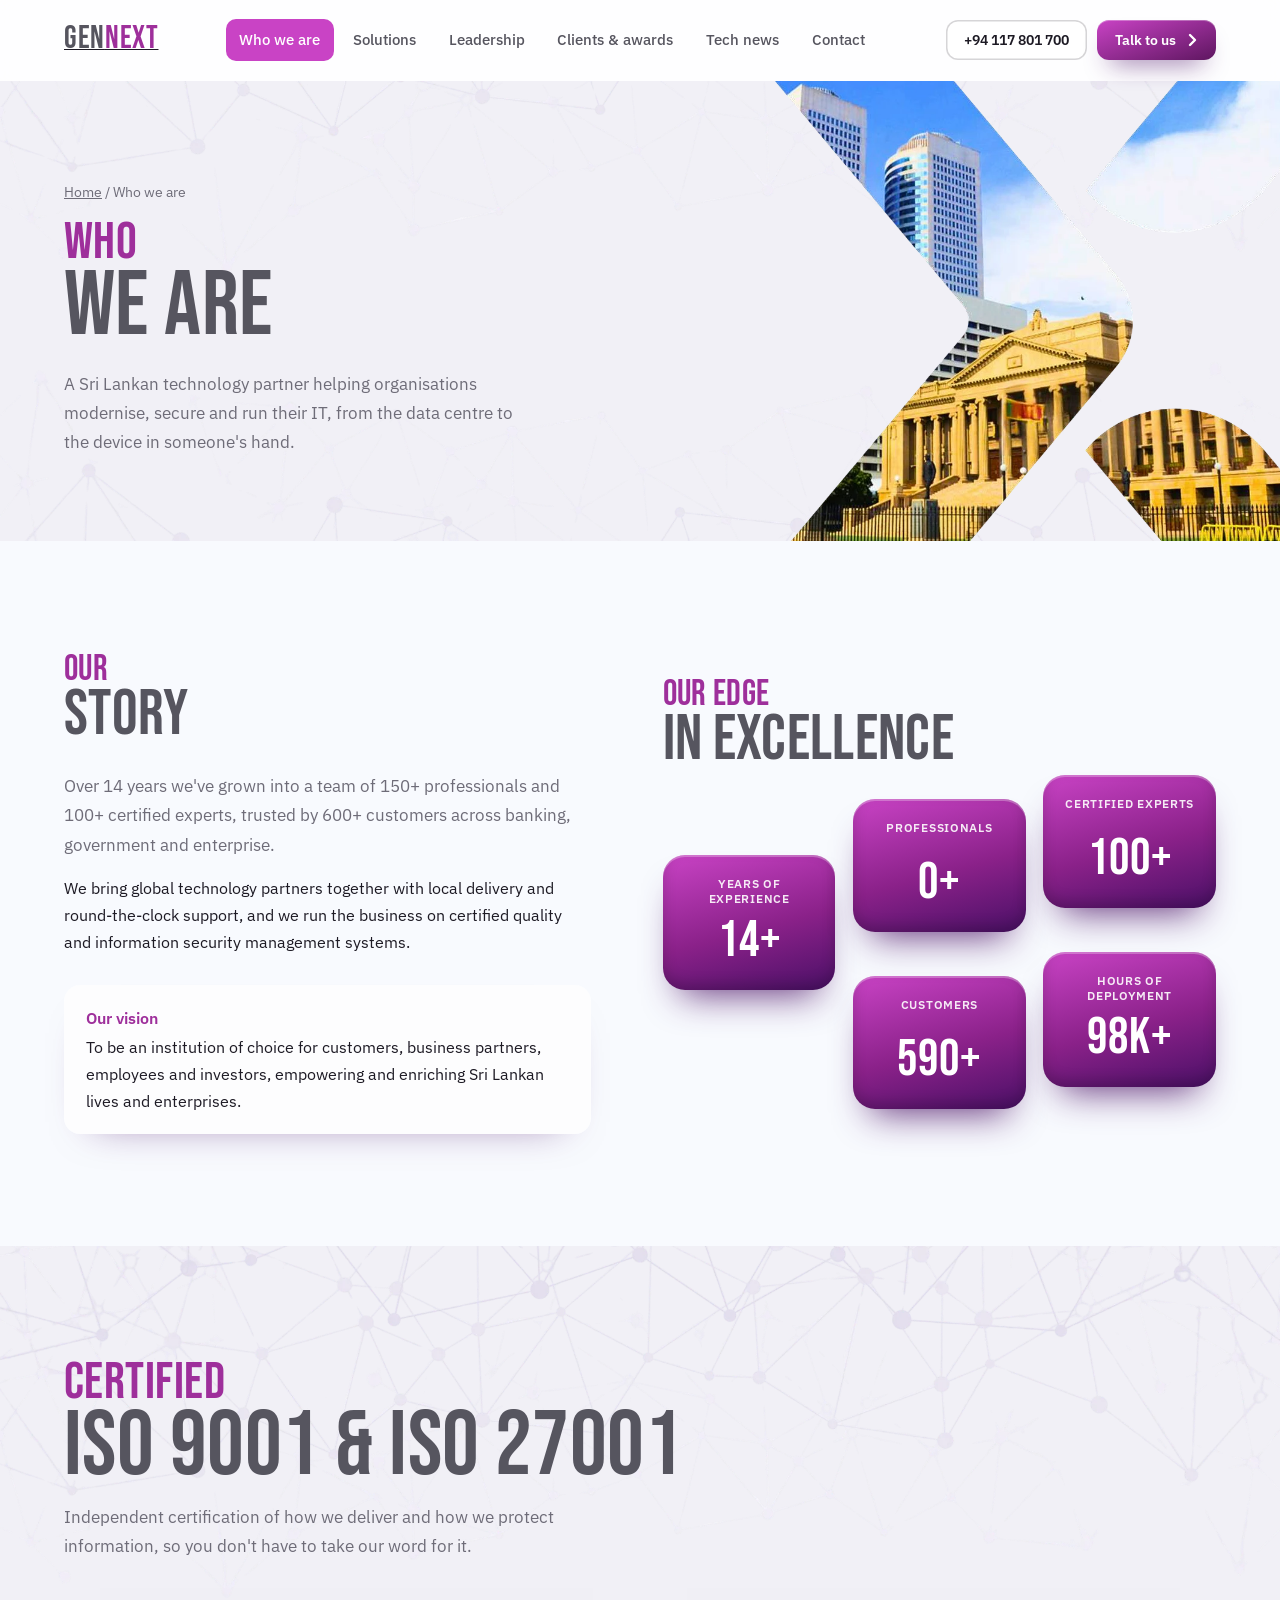
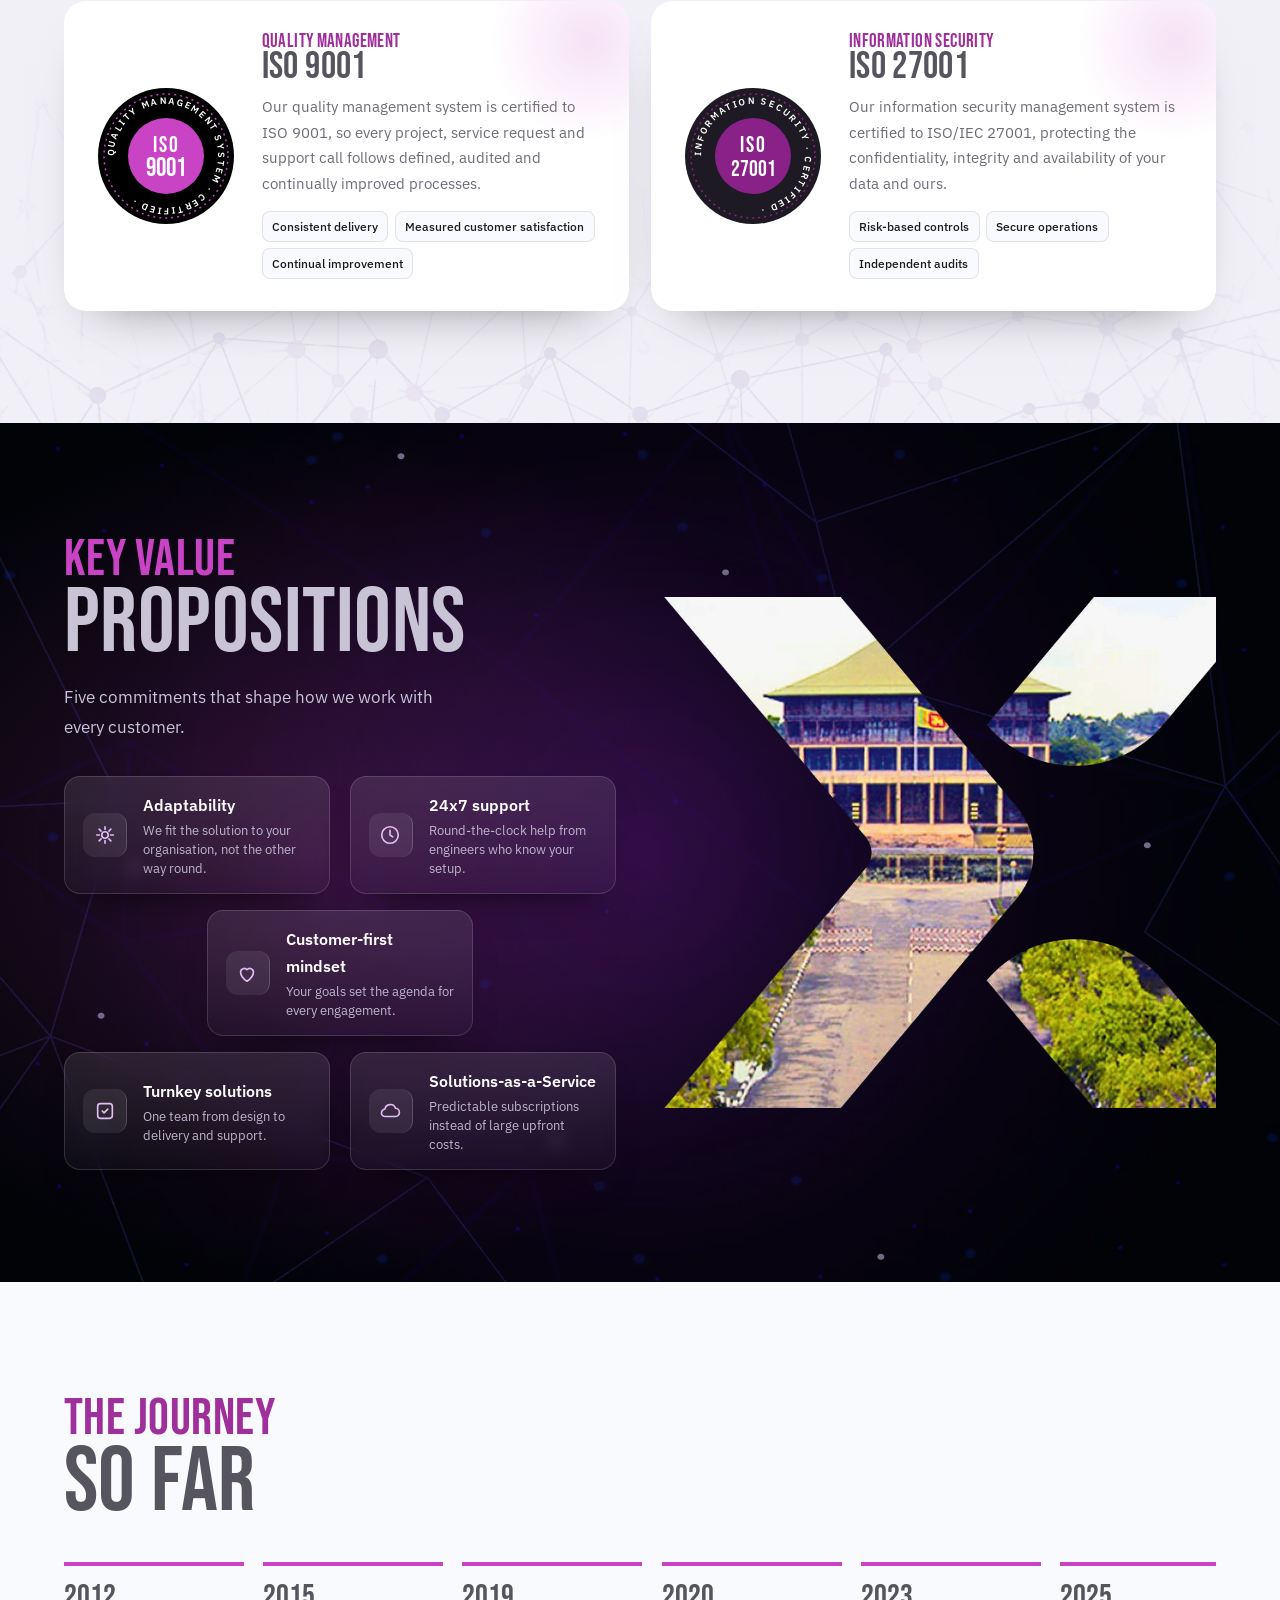
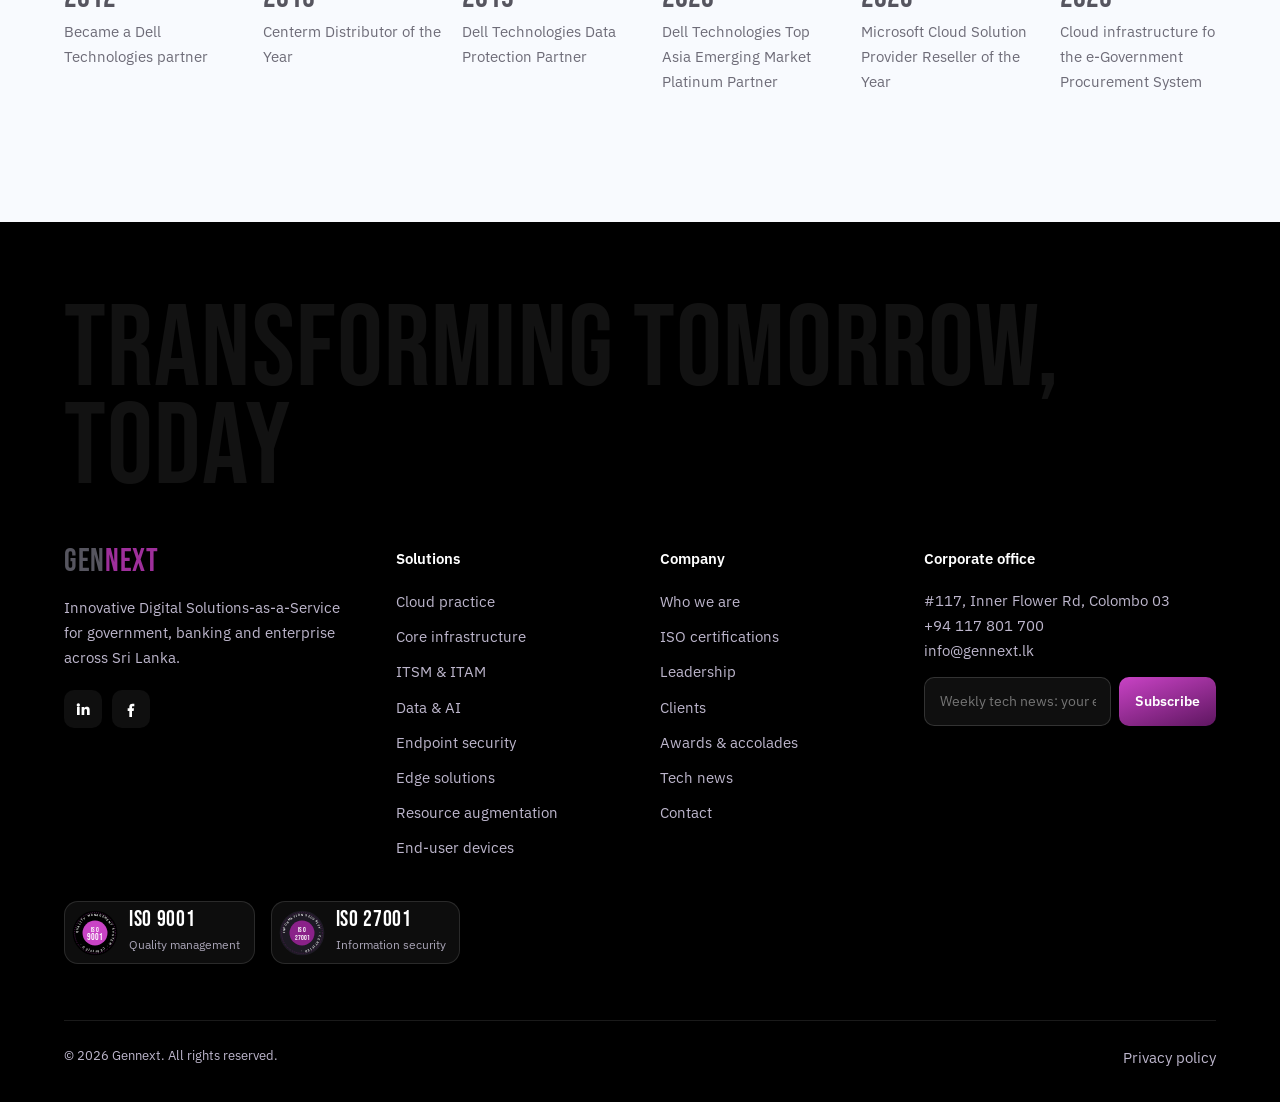
<file: about.html>
<!DOCTYPE html>
<html lang="en">
<head>
<meta charset="UTF-8">
<meta name="viewport" content="width=device-width, initial-scale=1">
<title>Who we are | Gennext</title>
<meta name="description" content="About Gennext: 14 years, 150+ professionals, ISO 9001 and ISO 27001 certified.">
<meta name="theme-color" content="#000000">
<link rel="preload" href="assets/fonts/bebas-neue-latin-400-normal.woff2" as="font" type="font/woff2" crossorigin>
<link rel="preload" href="assets/fonts/ibm-plex-sans-latin-400-normal.woff2" as="font" type="font/woff2" crossorigin>
<link rel="stylesheet" href="assets/css/style.css">
<link rel="icon" href="assets/favicon.svg" type="image/svg+xml">
</head>
<body>
<a class="skip" href="#main">Skip to content</a>
<header class="header"><div class="wrap nav"><a href="index.html" class="logo " aria-label="Gennext home"><img src="https://gennext.lk/wp-content/uploads/2023/12/gennext-e1704206456538.png" alt="Gennext" width="134" height="40" onerror="this.outerHTML='<span class=txt>gen<b>next</b></span>'"></a><ul class="nav-links"><li><a href="about.html" aria-current="page">Who we are</a></li><li><a href="solutions.html">Solutions</a></li><li><a href="leadership.html">Leadership</a></li><li><a href="clients.html">Clients & awards</a></li><li><a href="news.html">Tech news</a></li><li><a href="contact.html">Contact</a></li></ul>
<div class="nav-cta"><a class="btn btn-ghost" href="tel:+94117801700">+94 117 801 700</a><a class="btn btn-purple" href="contact.html">Talk to us <svg class="chev-ic" viewBox="0 0 10 14" fill="none" stroke="currentColor" stroke-width="2.4" stroke-linecap="round" stroke-linejoin="round"><path d="M2 2l5 5-5 5"/></svg></a>
<button class="menu-btn" aria-label="Open menu" aria-expanded="false"><svg viewBox="0 0 24 24" fill="none" stroke="currentColor" stroke-width="2" stroke-linecap="round"><path d="M3 6h18M3 12h18M3 18h18"/></svg></button></div></div></header>
<main id="main">
<section class="page-hero mesh"><div class="chev-art right reveal-x" data-par style="top:50%" aria-hidden="true"><img src="assets/img/landmarks/parliament.webp" alt="" loading="lazy" decoding="async"></div><div class="wrap"><p class="crumb"><a href="index.html">Home</a> / Who we are</p>
<h1 class="stack rv"><span>Who</span>We are</h1><p class="lede rv" style="max-width:46ch">A Sri Lankan technology partner helping organisations modernise, secure and run their IT, from the data centre to the device in someone's hand.</p></div></section>
<section class="section paper" id="who"><div class="wrap who">
  <div><h2 class="stack rv sm"><span>Our</span>Story</h2>
    <p class="lede rv" style="margin-top:1.2rem">Over 14 years we've grown into a team of 150+ professionals and 100+ certified experts, trusted by 600+ customers across banking, government and enterprise.</p>
    <p class="rv" style="margin-top:1rem">We bring global technology partners together with local delivery and round-the-clock support, and we run the business on certified quality and information security management systems.</p>
    <div class="vision rv"><b>Our vision</b>To be an institution of choice for customers, business partners, employees and investors, empowering and enriching Sri Lankan lives and enterprises.</div></div>
  <div><div class="rv" style="margin-bottom:2rem"><h2 class="stack rv sm"><span>Our edge</span>In excellence</h2></div><div class="tiles"><div class="tile"><small>Years of experience</small><b data-count="14" data-suffix="+">14+</b></div><div class="tile"><small>Professionals</small><b data-count="150" data-suffix="+">150+</b></div><div class="tile"><small>Certified experts</small><b data-count="100" data-suffix="+">100+</b></div><div class="tile"><small>Customers</small><b data-count="600" data-suffix="+">600+</b></div><div class="tile"><small>Hours of deployment</small><b data-count="100" data-suffix="K+">100K+</b></div></div></div>
</div></section>
<section class="section mesh" id="iso"><div class="wrap"><h2 class="stack rv "><span>Certified</span>ISO 9001 &amp; ISO 27001</h2><p class="lede rv" style="margin-top:1rem;max-width:56ch">Independent certification of how we deliver and how we protect information, so you don't have to take our word for it.</p><div class="iso">
 <article class="iso-card rv"><svg class="seal" viewBox="0 0 140 140" role="img" aria-label="ISO 9001 certified"><defs><path id="cc1" d="M70 70m-52 0a52 52 0 1 1 104 0a52 52 0 1 1-104 0"/></defs>
<circle cx="70" cy="70" r="68" fill="#000"/><circle cx="70" cy="70" r="62" fill="none" stroke="#C943C5" stroke-width="1.5" stroke-dasharray="2 4"/>
<g class="rot"><text font-family="IBM Plex Sans, sans-serif" font-size="9.2" font-weight="600" letter-spacing="2.2" fill="#fff"><textPath href="#cc1">QUALITY MANAGEMENT SYSTEM · CERTIFIED · </textPath></text></g>
<circle cx="70" cy="70" r="38" fill="#C943C5"/><text x="70" y="66" text-anchor="middle" font-family="Bebas Neue, sans-serif" font-size="22" fill="#fff" letter-spacing="2">ISO</text>
<text x="70" y="90" text-anchor="middle" font-family="Bebas Neue, sans-serif" font-size="26" fill="#fff">9001</text></svg><div><h3><small>Quality management</small>ISO 9001</h3>
  <p>Our quality management system is certified to ISO 9001, so every project, service request and support call follows defined, audited and continually improved processes.</p>
  <ul><li>Consistent delivery</li><li>Measured customer satisfaction</li><li>Continual improvement</li></ul></div></article>
 <article class="iso-card rv"><svg class="seal" viewBox="0 0 140 140" role="img" aria-label="ISO 27001 certified"><defs><path id="cc2" d="M70 70m-52 0a52 52 0 1 1 104 0a52 52 0 1 1-104 0"/></defs>
<circle cx="70" cy="70" r="68" fill="#1D1A24"/><circle cx="70" cy="70" r="62" fill="none" stroke="#8A2189" stroke-width="1.5" stroke-dasharray="2 4"/>
<g class="rot"><text font-family="IBM Plex Sans, sans-serif" font-size="9.2" font-weight="600" letter-spacing="2.2" fill="#fff"><textPath href="#cc2">INFORMATION SECURITY · CERTIFIED · </textPath></text></g>
<circle cx="70" cy="70" r="38" fill="#8A2189"/><text x="70" y="66" text-anchor="middle" font-family="Bebas Neue, sans-serif" font-size="22" fill="#fff" letter-spacing="2">ISO</text>
<text x="70" y="90" text-anchor="middle" font-family="Bebas Neue, sans-serif" font-size="22" fill="#fff">27001</text></svg><div><h3><small>Information security</small>ISO 27001</h3>
  <p>Our information security management system is certified to ISO/IEC 27001, protecting the confidentiality, integrity and availability of your data and ours.</p>
  <ul><li>Risk-based controls</li><li>Secure operations</li><li>Independent audits</li></ul></div></article></div></div></section>
<section class="section night"><div class="wrap values-wrap">
  <div><h2 class="stack rv "><span>Key value</span>Propositions</h2><p class="lede rv" style="margin:1.2rem 0 2.2rem;max-width:40ch">Five commitments that shape how we work with every customer.</p><div class="props"><div class="prop"><div class="ic"><svg viewBox="0 0 24 24" fill="none" stroke="currentColor" stroke-width="1.8" stroke-linecap="round" stroke-linejoin="round"><path d="M12 3v3M12 18v3M3 12h3M18 12h3M5.6 5.6l2.1 2.1M16.3 16.3l2.1 2.1M5.6 18.4l2.1-2.1M16.3 7.7l2.1-2.1"/><circle cx="12" cy="12" r="3.5"/></svg></div><div><b>Adaptability</b><span>We fit the solution to your organisation, not the other way round.</span></div></div><div class="prop"><div class="ic"><svg viewBox="0 0 24 24" fill="none" stroke="currentColor" stroke-width="1.8" stroke-linecap="round" stroke-linejoin="round"><circle cx="12" cy="12" r="9"/><path d="M12 7v5l3 2"/></svg></div><div><b>24x7 support</b><span>Round-the-clock help from engineers who know your setup.</span></div></div><div class="prop center"><div class="ic"><svg viewBox="0 0 24 24" fill="none" stroke="currentColor" stroke-width="1.8" stroke-linecap="round" stroke-linejoin="round"><path d="M12 21s-7-4.4-7-10a4 4 0 0 1 7-2.6A4 4 0 0 1 19 11c0 5.6-7 10-7 10Z"/></svg></div><div><b>Customer-first mindset</b><span>Your goals set the agenda for every engagement.</span></div></div><div class="prop"><div class="ic"><svg viewBox="0 0 24 24" fill="none" stroke="currentColor" stroke-width="1.8" stroke-linecap="round" stroke-linejoin="round"><rect x="4" y="4" width="16" height="16" rx="3"/><path d="M9 12l2 2 4-4"/></svg></div><div><b>Turnkey solutions</b><span>One team from design to delivery and support.</span></div></div><div class="prop"><div class="ic"><svg viewBox="0 0 24 24" fill="none" stroke="currentColor" stroke-width="1.8" stroke-linecap="round" stroke-linejoin="round"><path d="M7 18a4 4 0 0 1-.6-8A6 6 0 0 1 18 9a4.5 4.5 0 0 1-.5 9H7Z"/></svg></div><div><b>Solutions-as-a-Service</b><span>Predictable subscriptions instead of large upfront costs.</span></div></div></div></div>
  <div class="chev-art reveal-x" aria-hidden="true"><img src="assets/img/landmarks/values.webp" alt="" loading="lazy"></div></div></section>
<section class="section paper"><div class="wrap"><h2 class="stack rv "><span>The journey</span>So far</h2>
  <ol class="tline"><li class="rv"><b>2012</b><p>Became a Dell Technologies partner</p></li><li class="rv"><b>2015</b><p>Centerm Distributor of the Year</p></li><li class="rv"><b>2019</b><p>Dell Technologies Data Protection Partner</p></li><li class="rv"><b>2020</b><p>Dell Technologies Top Asia Emerging Market Platinum Partner</p></li><li class="rv"><b>2023</b><p>Microsoft Cloud Solution Provider Reseller of the Year</p></li><li class="rv"><b>2025</b><p>Cloud infrastructure for the e-Government Procurement System</p></li><li class="rv"><b>Today</b><p>ISO 9001 and ISO 27001 certified, 600+ customers</p></li></ol></div></section>
</main>
<footer class="footer"><div class="wrap">
<div class="big" aria-hidden="true">Transforming tomorrow, today</div>
<div class="footer-grid">
 <div><a href="index.html" class="logo " aria-label="Gennext home"><img src="https://gennext.lk/wp-content/uploads/2023/12/gennext-e1704206456538.png" alt="Gennext" width="134" height="40" onerror="this.outerHTML='<span class=txt>gen<b>next</b></span>'"></a><p style="margin-top:1rem">Innovative Digital Solutions-as-a-Service for government, banking and enterprise across Sri Lanka.</p>
  <div class="socials"><a href="https://www.linkedin.com/company/gennext-sri-lanka/" target="_blank" rel="noopener" aria-label="LinkedIn"><svg viewBox="0 0 24 24"><path d="M4.98 3.5a2.5 2.5 0 1 1 0 5 2.5 2.5 0 0 1 0-5ZM3 9h4v12H3V9Zm7 0h3.8v1.7h.05c.53-1 1.83-2.05 3.77-2.05C21.6 8.65 22 11.2 22 14.5V21h-4v-5.8c0-1.4 0-3.1-1.9-3.1s-2.2 1.5-2.2 3V21h-4V9Z"/></svg></a><a href="https://www.facebook.com/" target="_blank" rel="noopener" aria-label="Facebook"><svg viewBox="0 0 24 24"><path d="M14 8h3V4h-3c-2.8 0-4.5 1.7-4.5 4.5V11H7v4h2.5v9h4v-9H16l.5-4h-3V8.8c0-.5.3-.8.8-.8Z"/></svg></a></div></div>
 <div><h2>Solutions</h2><ul><li><a href="solutions.html#cloud">Cloud practice</a></li><li><a href="solutions.html#infra">Core infrastructure</a></li><li><a href="solutions.html#itsm">ITSM &amp; ITAM</a></li><li><a href="solutions.html#data">Data &amp; AI</a></li><li><a href="solutions.html#security">Endpoint security</a></li><li><a href="solutions.html#edge">Edge solutions</a></li><li><a href="solutions.html#resource">Resource augmentation</a></li><li><a href="solutions.html#devices">End-user devices</a></li></ul></div>
 <div><h2>Company</h2><ul><li><a href="about.html">Who we are</a></li><li><a href="about.html#iso">ISO certifications</a></li><li><a href="leadership.html">Leadership</a></li><li><a href="clients.html">Clients</a></li><li><a href="clients.html#awards">Awards &amp; accolades</a></li><li><a href="news.html">Tech news</a></li><li><a href="contact.html">Contact</a></li></ul></div>
 <div><h2>Corporate office</h2><p>#117, Inner Flower Rd, Colombo 03<br><a href="tel:+94117801700">+94 117 801 700</a><br><a href="mailto:info@gennext.lk">info@gennext.lk</a></p>
  <form class="sub-mini" data-subscribe><label class="skip" for="fs">Email</label><input id="fs" type="email" required placeholder="Weekly tech news: your email"><button>Subscribe</button><p class="form-msg" role="status"></p></form></div>
</div>
<div style="display:flex;gap:1rem;flex-wrap:wrap;margin-top:2.5rem" class="iso-mini">
<a href="about.html#iso"><svg class="seal" viewBox="0 0 140 140" role="img" aria-label="ISO 9001 certified"><defs><path id="cf1" d="M70 70m-52 0a52 52 0 1 1 104 0a52 52 0 1 1-104 0"/></defs>
<circle cx="70" cy="70" r="68" fill="#000"/><circle cx="70" cy="70" r="62" fill="none" stroke="#C943C5" stroke-width="1.5" stroke-dasharray="2 4"/>
<g class="rot"><text font-family="IBM Plex Sans, sans-serif" font-size="9.2" font-weight="600" letter-spacing="2.2" fill="#fff"><textPath href="#cf1">QUALITY MANAGEMENT SYSTEM · CERTIFIED · </textPath></text></g>
<circle cx="70" cy="70" r="38" fill="#C943C5"/><text x="70" y="66" text-anchor="middle" font-family="Bebas Neue, sans-serif" font-size="22" fill="#fff" letter-spacing="2">ISO</text>
<text x="70" y="90" text-anchor="middle" font-family="Bebas Neue, sans-serif" font-size="26" fill="#fff">9001</text></svg><span><b>ISO 9001</b><small>Quality management</small></span></a>
<a href="about.html#iso"><svg class="seal" viewBox="0 0 140 140" role="img" aria-label="ISO 27001 certified"><defs><path id="cf2" d="M70 70m-52 0a52 52 0 1 1 104 0a52 52 0 1 1-104 0"/></defs>
<circle cx="70" cy="70" r="68" fill="#1D1A24"/><circle cx="70" cy="70" r="62" fill="none" stroke="#8A2189" stroke-width="1.5" stroke-dasharray="2 4"/>
<g class="rot"><text font-family="IBM Plex Sans, sans-serif" font-size="9.2" font-weight="600" letter-spacing="2.2" fill="#fff"><textPath href="#cf2">INFORMATION SECURITY · CERTIFIED · </textPath></text></g>
<circle cx="70" cy="70" r="38" fill="#8A2189"/><text x="70" y="66" text-anchor="middle" font-family="Bebas Neue, sans-serif" font-size="22" fill="#fff" letter-spacing="2">ISO</text>
<text x="70" y="90" text-anchor="middle" font-family="Bebas Neue, sans-serif" font-size="22" fill="#fff">27001</text></svg><span><b>ISO 27001</b><small>Information security</small></span></a></div>
<div class="footer-bottom"><span>© <span data-year></span> Gennext. All rights reserved.</span><a href="https://gennext.lk/privacy-policy.html">Privacy policy</a></div>
</div></footer>
<script src="assets/js/news.js" defer></script>
<script src="assets/js/main.js" defer></script>
</body>
</html>
</file>
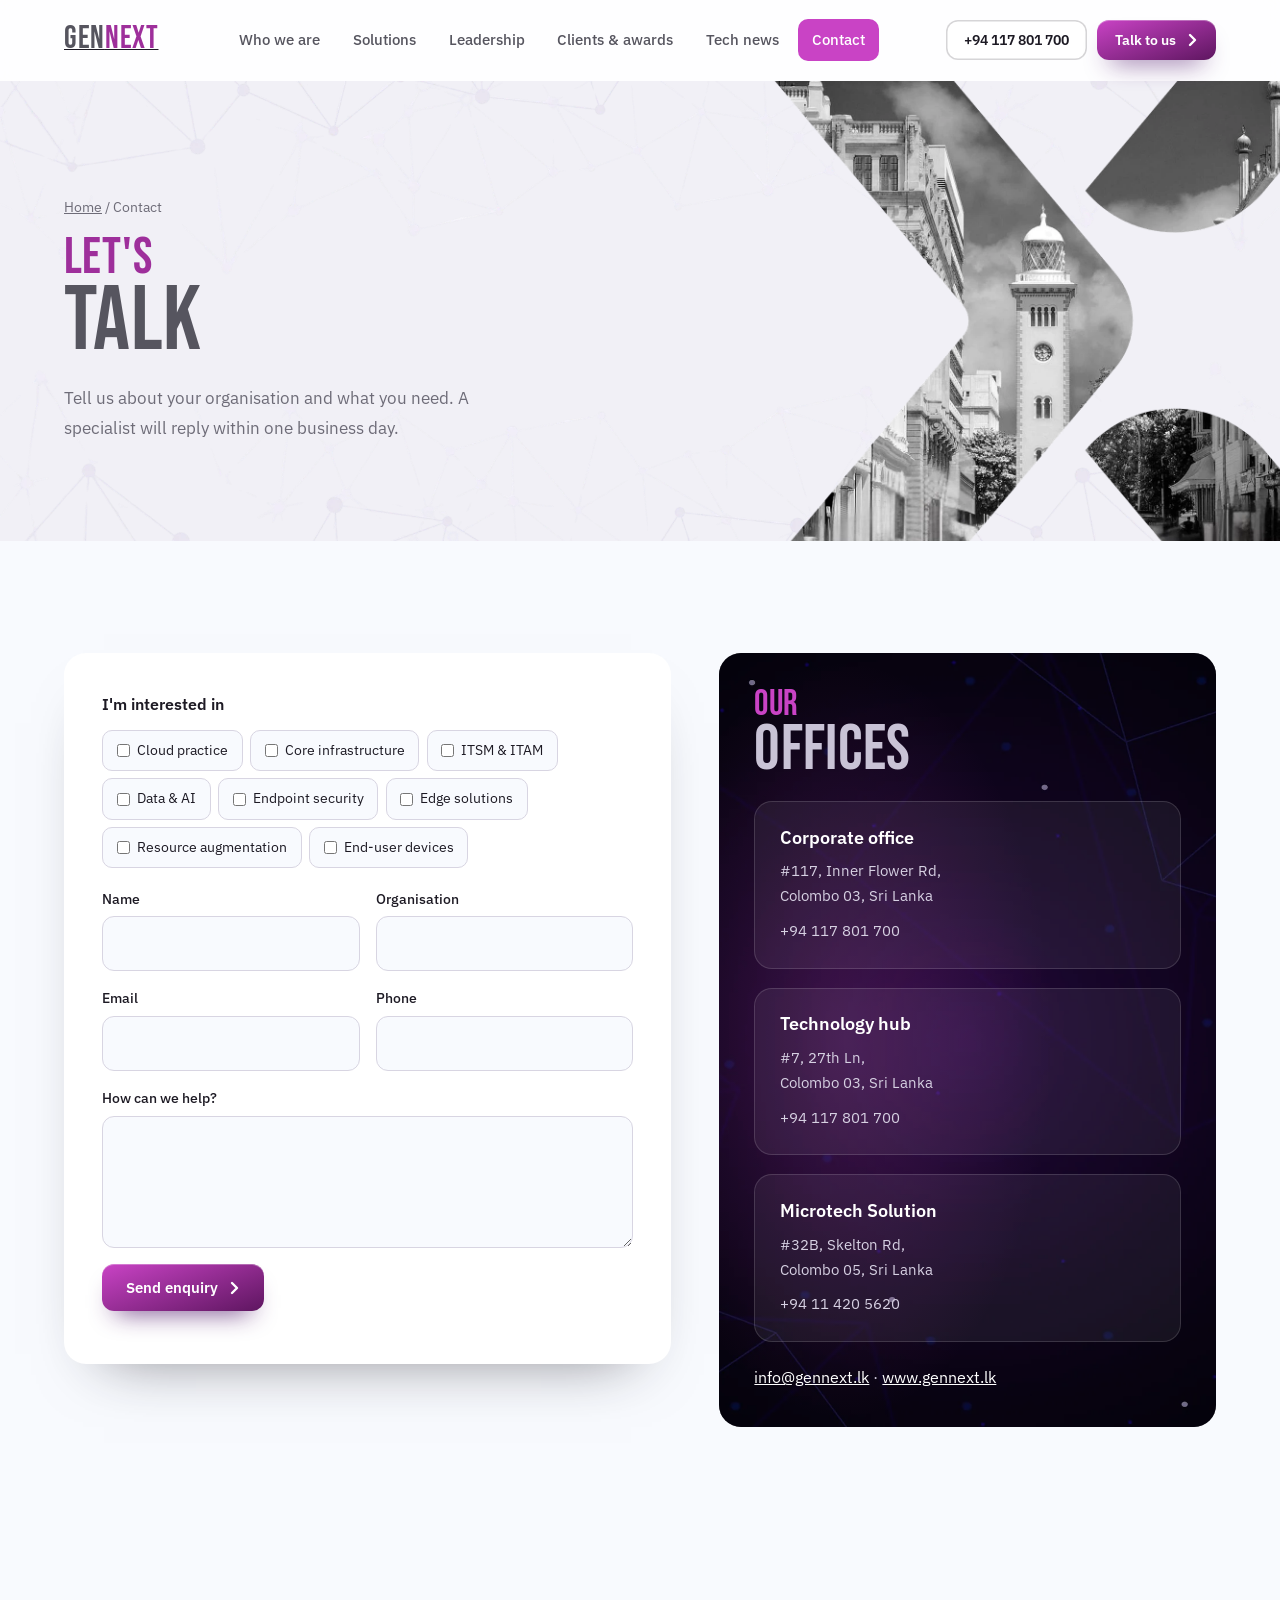
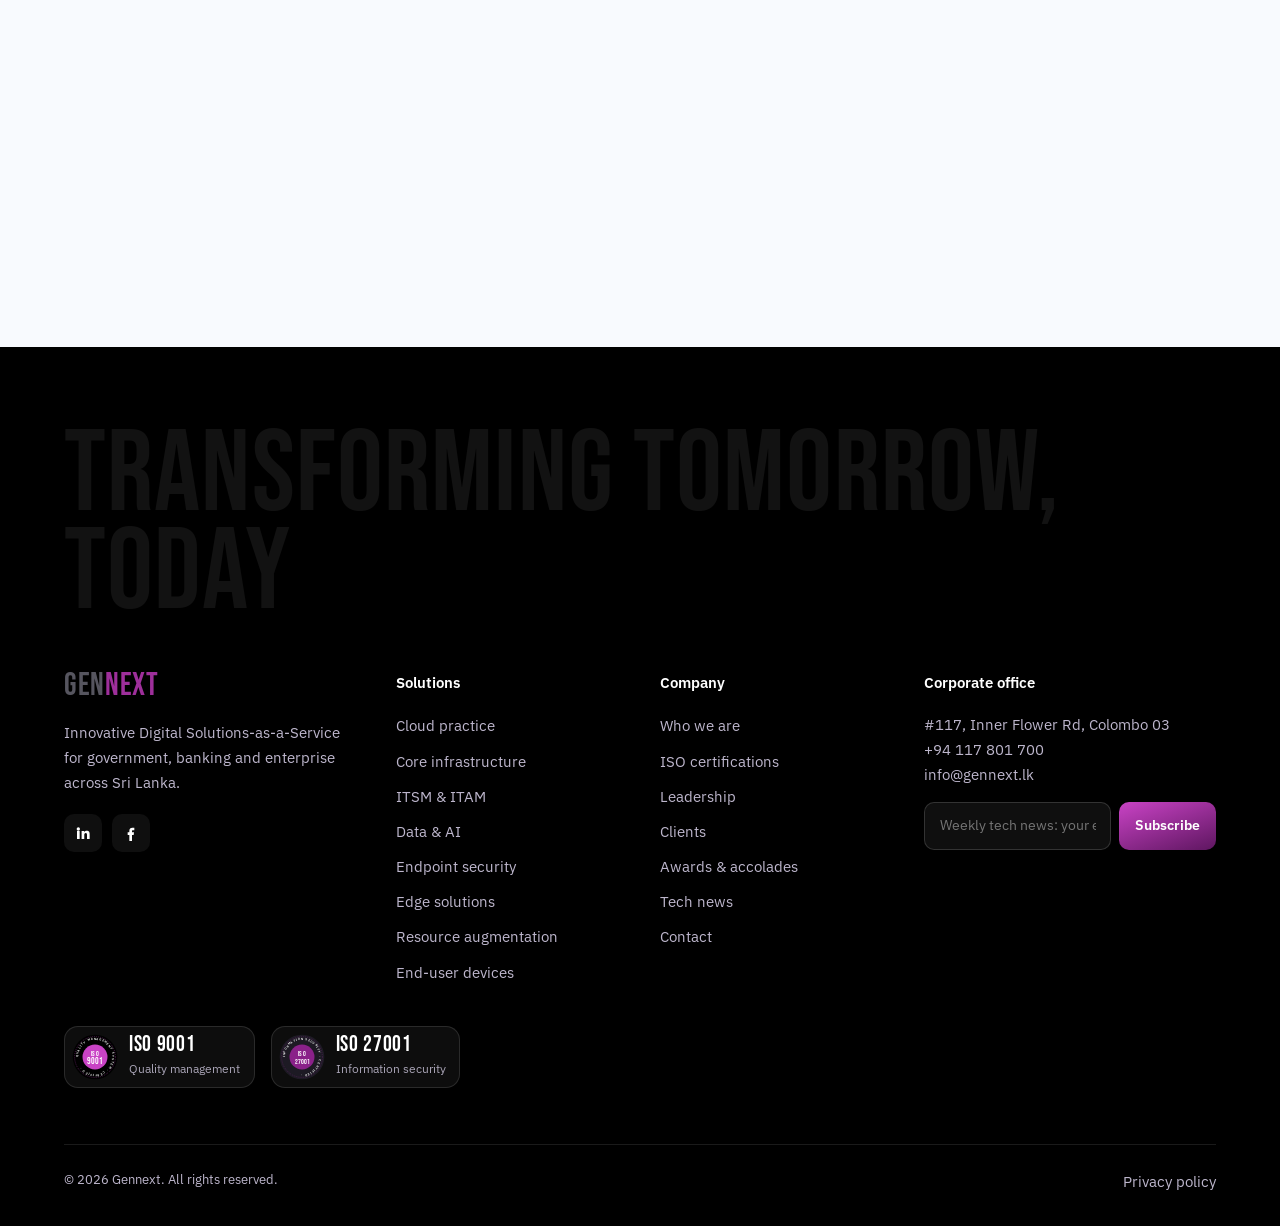
<file: contact.html>
<!DOCTYPE html>
<html lang="en">
<head>
<meta charset="UTF-8">
<meta name="viewport" content="width=device-width, initial-scale=1">
<title>Contact | Gennext</title>
<meta name="description" content="Contact Gennext.">
<meta name="theme-color" content="#000000">
<link rel="preload" href="assets/fonts/bebas-neue-latin-400-normal.woff2" as="font" type="font/woff2" crossorigin>
<link rel="preload" href="assets/fonts/ibm-plex-sans-latin-400-normal.woff2" as="font" type="font/woff2" crossorigin>
<link rel="stylesheet" href="assets/css/style.css">
<link rel="icon" href="assets/favicon.svg" type="image/svg+xml">
</head>
<body>
<a class="skip" href="#main">Skip to content</a>
<header class="header"><div class="wrap nav"><a href="index.html" class="logo " aria-label="Gennext home"><img src="https://gennext.lk/wp-content/uploads/2023/12/gennext-e1704206456538.png" alt="Gennext" width="134" height="40" onerror="this.outerHTML='<span class=txt>gen<b>next</b></span>'"></a><ul class="nav-links"><li><a href="about.html">Who we are</a></li><li><a href="solutions.html">Solutions</a></li><li><a href="leadership.html">Leadership</a></li><li><a href="clients.html">Clients & awards</a></li><li><a href="news.html">Tech news</a></li><li><a href="contact.html" aria-current="page">Contact</a></li></ul>
<div class="nav-cta"><a class="btn btn-ghost" href="tel:+94117801700">+94 117 801 700</a><a class="btn btn-purple" href="contact.html">Talk to us <svg class="chev-ic" viewBox="0 0 10 14" fill="none" stroke="currentColor" stroke-width="2.4" stroke-linecap="round" stroke-linejoin="round"><path d="M2 2l5 5-5 5"/></svg></a>
<button class="menu-btn" aria-label="Open menu" aria-expanded="false"><svg viewBox="0 0 24 24" fill="none" stroke="currentColor" stroke-width="2" stroke-linecap="round"><path d="M3 6h18M3 12h18M3 18h18"/></svg></button></div></div></header>
<main id="main">
<section class="page-hero mesh"><div class="chev-art right reveal-x" data-par style="top:50%" aria-hidden="true"><img src="assets/img/landmarks/clocktower.webp" alt="" loading="lazy" decoding="async"></div><div class="wrap"><p class="crumb"><a href="index.html">Home</a> / Contact</p>
<h1 class="stack rv"><span>Let's</span>Talk</h1><p class="lede rv" style="max-width:46ch">Tell us about your organisation and what you need. A specialist will reply within one business day.</p></div></section>
<section class="section paper"><div class="wrap contact-band" style="align-items:start">
 <form class="panel rv" id="contact-form"><p style="font-weight:600;margin-bottom:.7rem">I'm interested in</p><div class="picks"><label><input type="checkbox" name="sol" value="cloud">Cloud practice</label><label><input type="checkbox" name="sol" value="infra">Core infrastructure</label><label><input type="checkbox" name="sol" value="itsm">ITSM & ITAM</label><label><input type="checkbox" name="sol" value="data">Data & AI</label><label><input type="checkbox" name="sol" value="security">Endpoint security</label><label><input type="checkbox" name="sol" value="edge">Edge solutions</label><label><input type="checkbox" name="sol" value="resource">Resource augmentation</label><label><input type="checkbox" name="sol" value="devices">End-user devices</label></div>
  <div class="row2"><div class="field"><label for="n">Name</label><input id="n" required autocomplete="name"></div><div class="field"><label for="o">Organisation</label><input id="o" autocomplete="organization"></div></div>
  <div class="row2"><div class="field"><label for="e">Email</label><input id="e" type="email" required autocomplete="email"></div><div class="field"><label for="t">Phone</label><input id="t" type="tel" autocomplete="tel"></div></div>
  <div class="field"><label for="m">How can we help?</label><textarea id="m" rows="4"></textarea></div>
  <button class="btn btn-purple" type="submit">Send enquiry <svg class="chev-ic" viewBox="0 0 10 14" fill="none" stroke="currentColor" stroke-width="2.4" stroke-linecap="round" stroke-linejoin="round"><path d="M2 2l5 5-5 5"/></svg></button><p class="form-msg" role="status"></p></form>
 <div><div class="night" style="border-radius:22px;padding:2.2rem"><h2 class="stack rv sm"><span>Our</span>Offices</h2><div class="offices" style="grid-template-columns:1fr;margin-top:1.5rem"><div class="office rv"><h3>Corporate office</h3><p>#117, Inner Flower Rd,<br>Colombo 03, Sri Lanka</p><p style="margin-top:.6rem"><a href="tel:+94117801700">+94 117 801 700</a></p></div><div class="office rv"><h3>Technology hub</h3><p>#7, 27th Ln,<br>Colombo 03, Sri Lanka</p><p style="margin-top:.6rem"><a href="tel:+94117801700">+94 117 801 700</a></p></div><div class="office rv"><h3>Microtech Solution</h3><p>#32B, Skelton Rd,<br>Colombo 05, Sri Lanka</p><p style="margin-top:.6rem"><a href="tel:+94114205620">+94 11 420 5620</a></p></div></div>
  <p style="margin-top:1.4rem"><a href="mailto:info@gennext.lk" style="color:#fff">info@gennext.lk</a> · <a href="https://www.gennext.lk" style="color:#fff">www.gennext.lk</a></p></div></div>
</div>
<div class="wrap" style="margin-top:3rem;border-radius:22px;overflow:hidden;height:360px"><iframe title="Map: #117 Inner Flower Road, Colombo 03" src="https://www.google.com/maps?q=117+Inner+Flower+Road,+Colombo+03,+Sri+Lanka&output=embed" style="width:100%;height:100%;border:0" loading="lazy"></iframe></div></section>
</main>
<footer class="footer"><div class="wrap">
<div class="big" aria-hidden="true">Transforming tomorrow, today</div>
<div class="footer-grid">
 <div><a href="index.html" class="logo " aria-label="Gennext home"><img src="https://gennext.lk/wp-content/uploads/2023/12/gennext-e1704206456538.png" alt="Gennext" width="134" height="40" onerror="this.outerHTML='<span class=txt>gen<b>next</b></span>'"></a><p style="margin-top:1rem">Innovative Digital Solutions-as-a-Service for government, banking and enterprise across Sri Lanka.</p>
  <div class="socials"><a href="https://www.linkedin.com/company/gennext-sri-lanka/" target="_blank" rel="noopener" aria-label="LinkedIn"><svg viewBox="0 0 24 24"><path d="M4.98 3.5a2.5 2.5 0 1 1 0 5 2.5 2.5 0 0 1 0-5ZM3 9h4v12H3V9Zm7 0h3.8v1.7h.05c.53-1 1.83-2.05 3.77-2.05C21.6 8.65 22 11.2 22 14.5V21h-4v-5.8c0-1.4 0-3.1-1.9-3.1s-2.2 1.5-2.2 3V21h-4V9Z"/></svg></a><a href="https://www.facebook.com/" target="_blank" rel="noopener" aria-label="Facebook"><svg viewBox="0 0 24 24"><path d="M14 8h3V4h-3c-2.8 0-4.5 1.7-4.5 4.5V11H7v4h2.5v9h4v-9H16l.5-4h-3V8.8c0-.5.3-.8.8-.8Z"/></svg></a></div></div>
 <div><h2>Solutions</h2><ul><li><a href="solutions.html#cloud">Cloud practice</a></li><li><a href="solutions.html#infra">Core infrastructure</a></li><li><a href="solutions.html#itsm">ITSM &amp; ITAM</a></li><li><a href="solutions.html#data">Data &amp; AI</a></li><li><a href="solutions.html#security">Endpoint security</a></li><li><a href="solutions.html#edge">Edge solutions</a></li><li><a href="solutions.html#resource">Resource augmentation</a></li><li><a href="solutions.html#devices">End-user devices</a></li></ul></div>
 <div><h2>Company</h2><ul><li><a href="about.html">Who we are</a></li><li><a href="about.html#iso">ISO certifications</a></li><li><a href="leadership.html">Leadership</a></li><li><a href="clients.html">Clients</a></li><li><a href="clients.html#awards">Awards &amp; accolades</a></li><li><a href="news.html">Tech news</a></li><li><a href="contact.html">Contact</a></li></ul></div>
 <div><h2>Corporate office</h2><p>#117, Inner Flower Rd, Colombo 03<br><a href="tel:+94117801700">+94 117 801 700</a><br><a href="mailto:info@gennext.lk">info@gennext.lk</a></p>
  <form class="sub-mini" data-subscribe><label class="skip" for="fs">Email</label><input id="fs" type="email" required placeholder="Weekly tech news: your email"><button>Subscribe</button><p class="form-msg" role="status"></p></form></div>
</div>
<div style="display:flex;gap:1rem;flex-wrap:wrap;margin-top:2.5rem" class="iso-mini">
<a href="about.html#iso"><svg class="seal" viewBox="0 0 140 140" role="img" aria-label="ISO 9001 certified"><defs><path id="cf1" d="M70 70m-52 0a52 52 0 1 1 104 0a52 52 0 1 1-104 0"/></defs>
<circle cx="70" cy="70" r="68" fill="#000"/><circle cx="70" cy="70" r="62" fill="none" stroke="#C943C5" stroke-width="1.5" stroke-dasharray="2 4"/>
<g class="rot"><text font-family="IBM Plex Sans, sans-serif" font-size="9.2" font-weight="600" letter-spacing="2.2" fill="#fff"><textPath href="#cf1">QUALITY MANAGEMENT SYSTEM · CERTIFIED · </textPath></text></g>
<circle cx="70" cy="70" r="38" fill="#C943C5"/><text x="70" y="66" text-anchor="middle" font-family="Bebas Neue, sans-serif" font-size="22" fill="#fff" letter-spacing="2">ISO</text>
<text x="70" y="90" text-anchor="middle" font-family="Bebas Neue, sans-serif" font-size="26" fill="#fff">9001</text></svg><span><b>ISO 9001</b><small>Quality management</small></span></a>
<a href="about.html#iso"><svg class="seal" viewBox="0 0 140 140" role="img" aria-label="ISO 27001 certified"><defs><path id="cf2" d="M70 70m-52 0a52 52 0 1 1 104 0a52 52 0 1 1-104 0"/></defs>
<circle cx="70" cy="70" r="68" fill="#1D1A24"/><circle cx="70" cy="70" r="62" fill="none" stroke="#8A2189" stroke-width="1.5" stroke-dasharray="2 4"/>
<g class="rot"><text font-family="IBM Plex Sans, sans-serif" font-size="9.2" font-weight="600" letter-spacing="2.2" fill="#fff"><textPath href="#cf2">INFORMATION SECURITY · CERTIFIED · </textPath></text></g>
<circle cx="70" cy="70" r="38" fill="#8A2189"/><text x="70" y="66" text-anchor="middle" font-family="Bebas Neue, sans-serif" font-size="22" fill="#fff" letter-spacing="2">ISO</text>
<text x="70" y="90" text-anchor="middle" font-family="Bebas Neue, sans-serif" font-size="22" fill="#fff">27001</text></svg><span><b>ISO 27001</b><small>Information security</small></span></a></div>
<div class="footer-bottom"><span>© <span data-year></span> Gennext. All rights reserved.</span><a href="https://gennext.lk/privacy-policy.html">Privacy policy</a></div>
</div></footer>
<script src="assets/js/news.js" defer></script>
<script src="assets/js/main.js" defer></script>
</body>
</html>
</file>
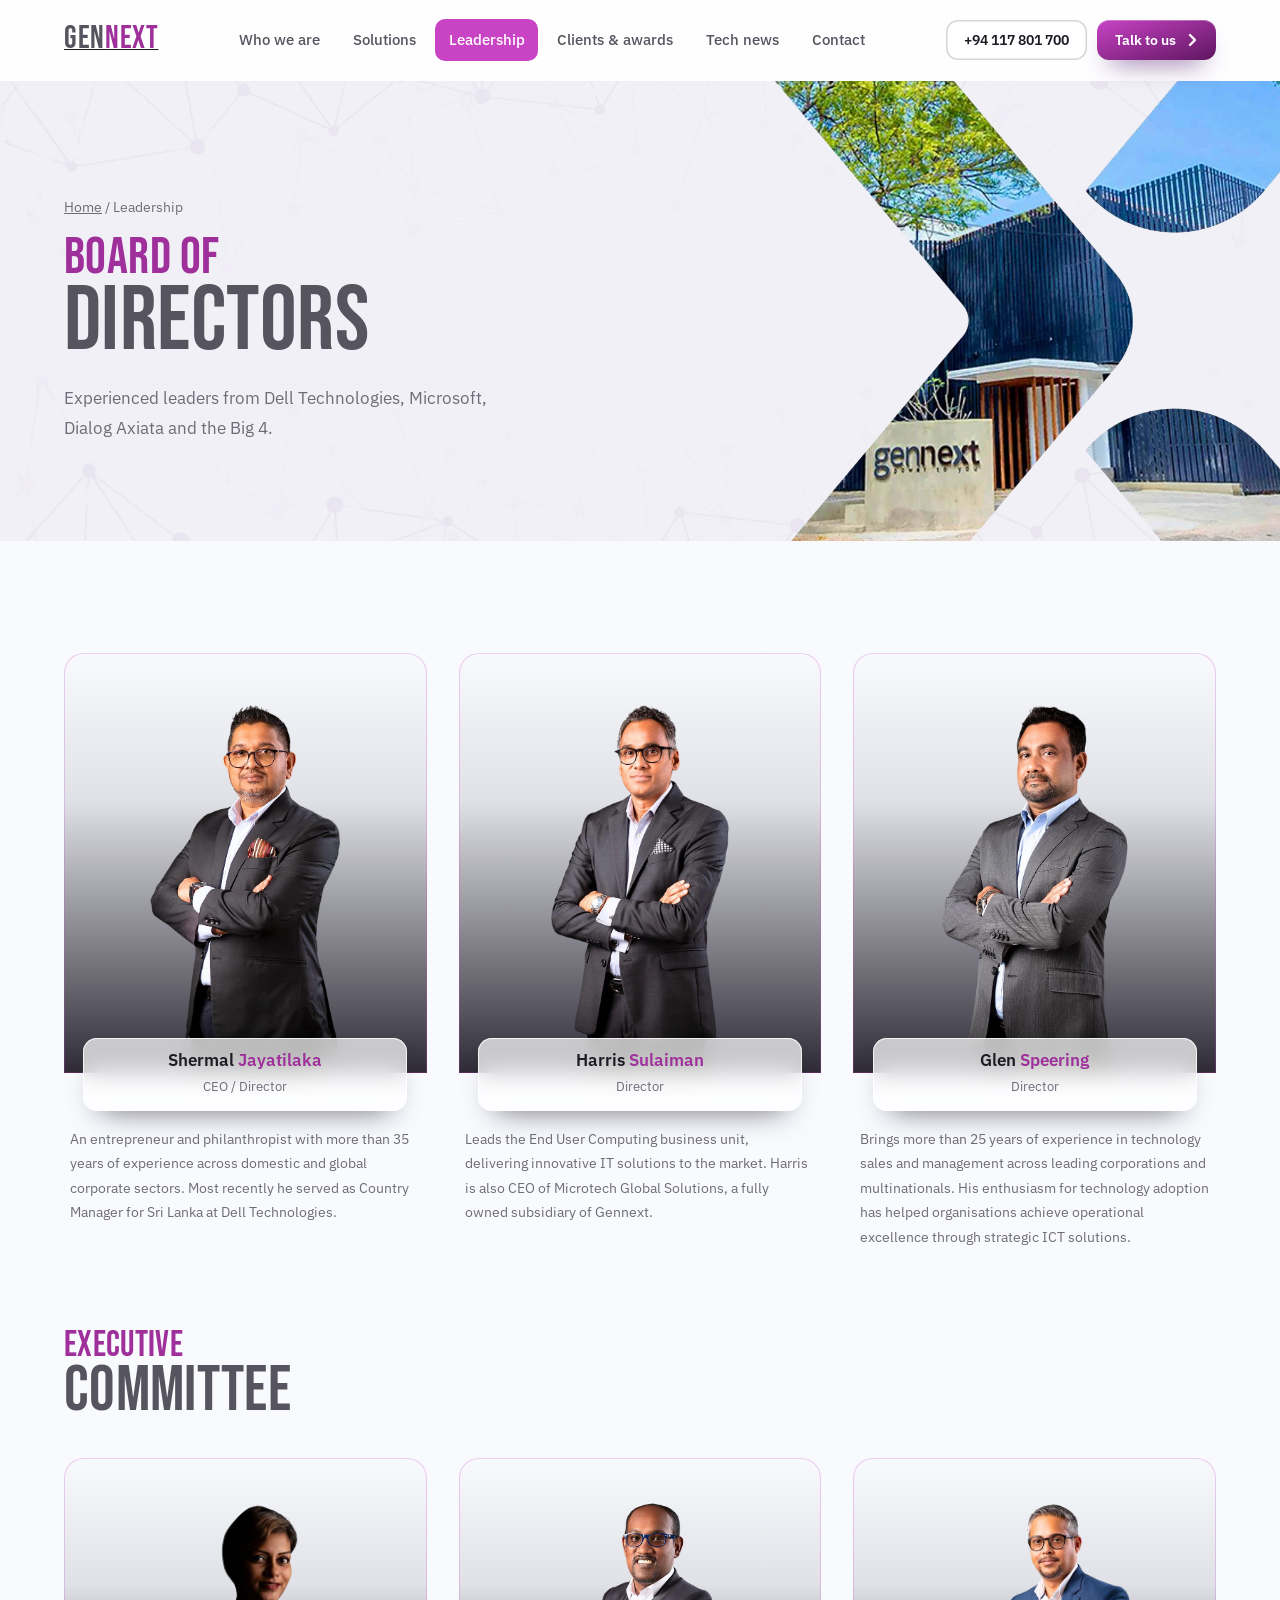
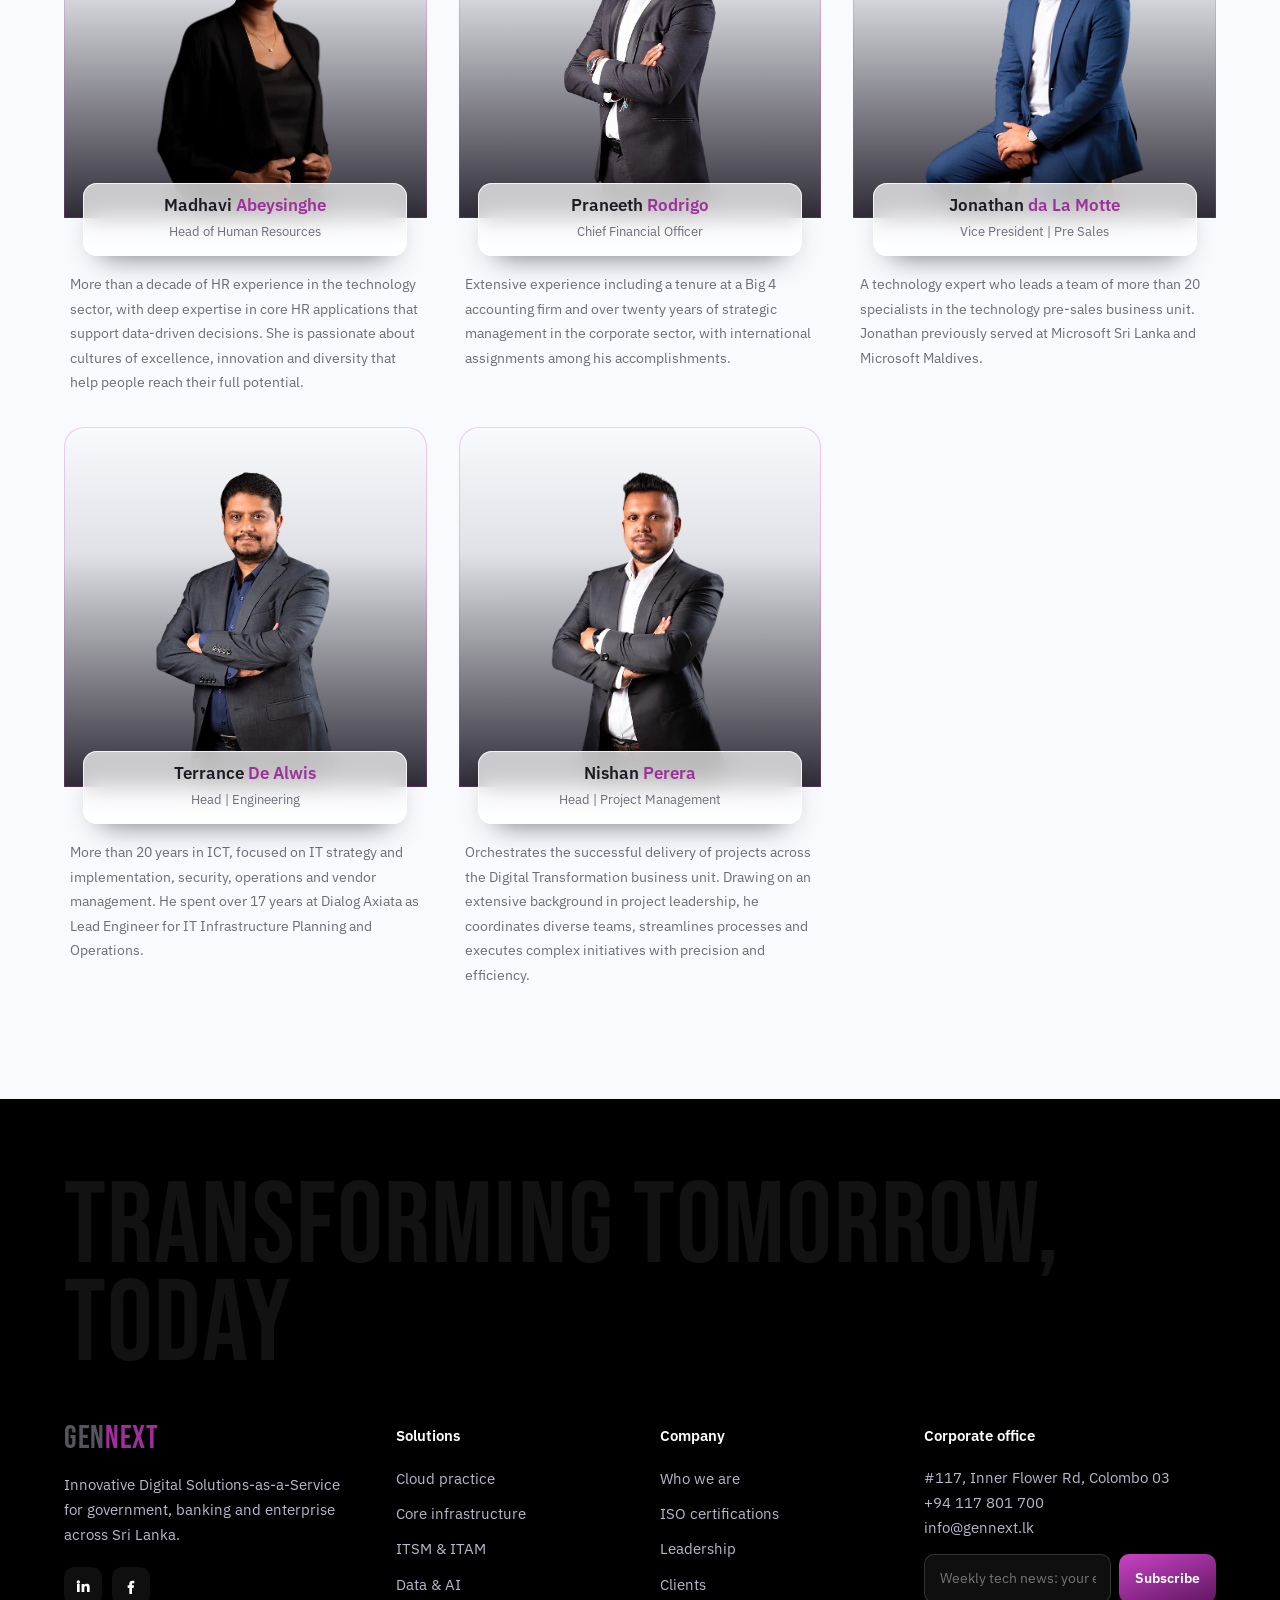
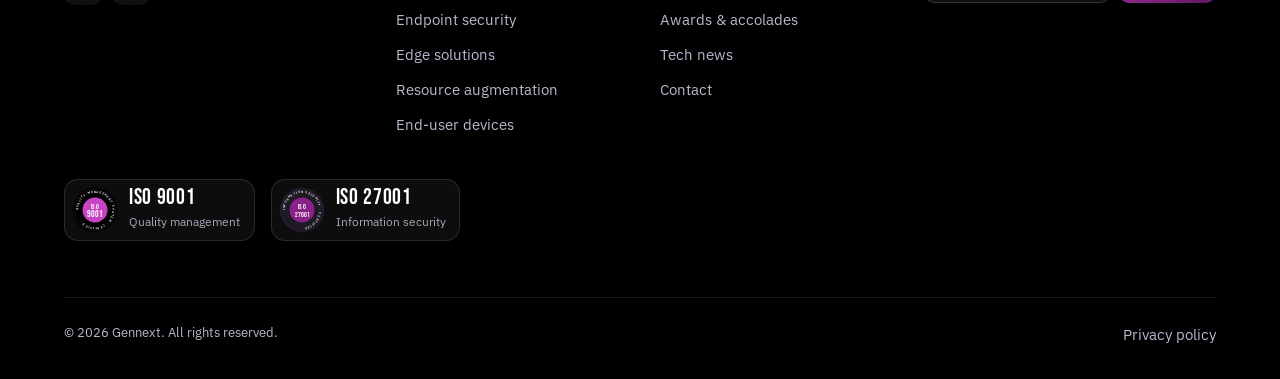
<file: leadership.html>
<!DOCTYPE html>
<html lang="en">
<head>
<meta charset="UTF-8">
<meta name="viewport" content="width=device-width, initial-scale=1">
<title>Leadership | Gennext</title>
<meta name="description" content="Gennext Board of Directors and Executive Committee.">
<meta name="theme-color" content="#000000">
<link rel="preload" href="assets/fonts/bebas-neue-latin-400-normal.woff2" as="font" type="font/woff2" crossorigin>
<link rel="preload" href="assets/fonts/ibm-plex-sans-latin-400-normal.woff2" as="font" type="font/woff2" crossorigin>
<link rel="stylesheet" href="assets/css/style.css">
<link rel="icon" href="assets/favicon.svg" type="image/svg+xml">
</head>
<body>
<a class="skip" href="#main">Skip to content</a>
<header class="header"><div class="wrap nav"><a href="index.html" class="logo " aria-label="Gennext home"><img src="https://gennext.lk/wp-content/uploads/2023/12/gennext-e1704206456538.png" alt="Gennext" width="134" height="40" onerror="this.outerHTML='<span class=txt>gen<b>next</b></span>'"></a><ul class="nav-links"><li><a href="about.html">Who we are</a></li><li><a href="solutions.html">Solutions</a></li><li><a href="leadership.html" aria-current="page">Leadership</a></li><li><a href="clients.html">Clients & awards</a></li><li><a href="news.html">Tech news</a></li><li><a href="contact.html">Contact</a></li></ul>
<div class="nav-cta"><a class="btn btn-ghost" href="tel:+94117801700">+94 117 801 700</a><a class="btn btn-purple" href="contact.html">Talk to us <svg class="chev-ic" viewBox="0 0 10 14" fill="none" stroke="currentColor" stroke-width="2.4" stroke-linecap="round" stroke-linejoin="round"><path d="M2 2l5 5-5 5"/></svg></a>
<button class="menu-btn" aria-label="Open menu" aria-expanded="false"><svg viewBox="0 0 24 24" fill="none" stroke="currentColor" stroke-width="2" stroke-linecap="round"><path d="M3 6h18M3 12h18M3 18h18"/></svg></button></div></div></header>
<main id="main">
<section class="page-hero mesh"><div class="chev-art right reveal-x" data-par style="top:50%" aria-hidden="true"><img src="assets/img/landmarks/board.webp" alt="" loading="lazy" decoding="async"></div><div class="wrap"><p class="crumb"><a href="index.html">Home</a> / Leadership</p>
<h1 class="stack rv"><span>Board of</span>Directors</h1><p class="lede rv" style="max-width:46ch">Experienced leaders from Dell Technologies, Microsoft, Dialog Axiata and the Big 4.</p></div></section>
<section class="section paper"><div class="wrap"><div class="lead-grid"><article class="leader full"><div class="frame"><span id="shermal" style="position:absolute;top:-110px"></span><img src="assets/img/people/shermal.webp" alt="Shermal Jayatilaka" loading="lazy" decoding="async"></div>
<div class="plate"><b>Shermal <em>Jayatilaka</em></b><span>CEO / Director</span></div>
<div class="bio-wrap"><div><p class="bio">An entrepreneur and philanthropist with more than 35 years of experience across domestic and global corporate sectors. Most recently he served as Country Manager for Sri Lanka at Dell Technologies.</p></div></div><button class="bio-btn" aria-expanded="false">Read profile</button></article><article class="leader full"><div class="frame"><span id="harris" style="position:absolute;top:-110px"></span><img src="assets/img/people/harris.webp" alt="Harris Sulaiman" loading="lazy" decoding="async"></div>
<div class="plate"><b>Harris <em>Sulaiman</em></b><span>Director</span></div>
<div class="bio-wrap"><div><p class="bio">Leads the End User Computing business unit, delivering innovative IT solutions to the market. Harris is also CEO of Microtech Global Solutions, a fully owned subsidiary of Gennext.</p></div></div><button class="bio-btn" aria-expanded="false">Read profile</button></article><article class="leader full"><div class="frame"><span id="glen" style="position:absolute;top:-110px"></span><img src="assets/img/people/glen.webp" alt="Glen Speering" loading="lazy" decoding="async"></div>
<div class="plate"><b>Glen <em>Speering</em></b><span>Director</span></div>
<div class="bio-wrap"><div><p class="bio">Brings more than 25 years of experience in technology sales and management across leading corporations and multinationals. His enthusiasm for technology adoption has helped organisations achieve operational excellence through strategic ICT solutions.</p></div></div><button class="bio-btn" aria-expanded="false">Read profile</button></article></div><div class="rv" style="margin-top:5rem"><h2 class="stack rv sm"><span>Executive</span>Committee</h2></div><div class="lead-grid exec" style="margin-top:2.5rem"><article class="leader full"><div class="frame"><span id="madhavi" style="position:absolute;top:-110px"></span><img src="assets/img/people/madhavi.webp" alt="Madhavi Abeysinghe" loading="lazy" decoding="async"></div>
<div class="plate"><b>Madhavi <em>Abeysinghe</em></b><span>Head of Human Resources</span></div>
<div class="bio-wrap"><div><p class="bio">More than a decade of HR experience in the technology sector, with deep expertise in core HR applications that support data-driven decisions. She is passionate about cultures of excellence, innovation and diversity that help people reach their full potential.</p></div></div><button class="bio-btn" aria-expanded="false">Read profile</button></article><article class="leader full"><div class="frame"><span id="praneeth" style="position:absolute;top:-110px"></span><img src="assets/img/people/praneeth.webp" alt="Praneeth Rodrigo" loading="lazy" decoding="async"></div>
<div class="plate"><b>Praneeth <em>Rodrigo</em></b><span>Chief Financial Officer</span></div>
<div class="bio-wrap"><div><p class="bio">Extensive experience including a tenure at a Big 4 accounting firm and over twenty years of strategic management in the corporate sector, with international assignments among his accomplishments.</p></div></div><button class="bio-btn" aria-expanded="false">Read profile</button></article><article class="leader full"><div class="frame"><span id="jonathan" style="position:absolute;top:-110px"></span><img src="assets/img/people/jonathan.webp" alt="Jonathan da La Motte" loading="lazy" decoding="async"></div>
<div class="plate"><b>Jonathan <em>da La Motte</em></b><span>Vice President | Pre Sales</span></div>
<div class="bio-wrap"><div><p class="bio">A technology expert who leads a team of more than 20 specialists in the technology pre-sales business unit. Jonathan previously served at Microsoft Sri Lanka and Microsoft Maldives.</p></div></div><button class="bio-btn" aria-expanded="false">Read profile</button></article><article class="leader full"><div class="frame"><span id="terrance" style="position:absolute;top:-110px"></span><img src="assets/img/people/terrance.webp" alt="Terrance De Alwis" loading="lazy" decoding="async"></div>
<div class="plate"><b>Terrance <em>De Alwis</em></b><span>Head | Engineering</span></div>
<div class="bio-wrap"><div><p class="bio">More than 20 years in ICT, focused on IT strategy and implementation, security, operations and vendor management. He spent over 17 years at Dialog Axiata as Lead Engineer for IT Infrastructure Planning and Operations.</p></div></div><button class="bio-btn" aria-expanded="false">Read profile</button></article><article class="leader full"><div class="frame"><span id="nishan" style="position:absolute;top:-110px"></span><img src="assets/img/people/nishan.webp" alt="Nishan Perera" loading="lazy" decoding="async"></div>
<div class="plate"><b>Nishan <em>Perera</em></b><span>Head | Project Management</span></div>
<div class="bio-wrap"><div><p class="bio">Orchestrates the successful delivery of projects across the Digital Transformation business unit. Drawing on an extensive background in project leadership, he coordinates diverse teams, streamlines processes and executes complex initiatives with precision and efficiency.</p></div></div><button class="bio-btn" aria-expanded="false">Read profile</button></article></div></div></section>
</main>
<footer class="footer"><div class="wrap">
<div class="big" aria-hidden="true">Transforming tomorrow, today</div>
<div class="footer-grid">
 <div><a href="index.html" class="logo " aria-label="Gennext home"><img src="https://gennext.lk/wp-content/uploads/2023/12/gennext-e1704206456538.png" alt="Gennext" width="134" height="40" onerror="this.outerHTML='<span class=txt>gen<b>next</b></span>'"></a><p style="margin-top:1rem">Innovative Digital Solutions-as-a-Service for government, banking and enterprise across Sri Lanka.</p>
  <div class="socials"><a href="https://www.linkedin.com/company/gennext-sri-lanka/" target="_blank" rel="noopener" aria-label="LinkedIn"><svg viewBox="0 0 24 24"><path d="M4.98 3.5a2.5 2.5 0 1 1 0 5 2.5 2.5 0 0 1 0-5ZM3 9h4v12H3V9Zm7 0h3.8v1.7h.05c.53-1 1.83-2.05 3.77-2.05C21.6 8.65 22 11.2 22 14.5V21h-4v-5.8c0-1.4 0-3.1-1.9-3.1s-2.2 1.5-2.2 3V21h-4V9Z"/></svg></a><a href="https://www.facebook.com/" target="_blank" rel="noopener" aria-label="Facebook"><svg viewBox="0 0 24 24"><path d="M14 8h3V4h-3c-2.8 0-4.5 1.7-4.5 4.5V11H7v4h2.5v9h4v-9H16l.5-4h-3V8.8c0-.5.3-.8.8-.8Z"/></svg></a></div></div>
 <div><h2>Solutions</h2><ul><li><a href="solutions.html#cloud">Cloud practice</a></li><li><a href="solutions.html#infra">Core infrastructure</a></li><li><a href="solutions.html#itsm">ITSM &amp; ITAM</a></li><li><a href="solutions.html#data">Data &amp; AI</a></li><li><a href="solutions.html#security">Endpoint security</a></li><li><a href="solutions.html#edge">Edge solutions</a></li><li><a href="solutions.html#resource">Resource augmentation</a></li><li><a href="solutions.html#devices">End-user devices</a></li></ul></div>
 <div><h2>Company</h2><ul><li><a href="about.html">Who we are</a></li><li><a href="about.html#iso">ISO certifications</a></li><li><a href="leadership.html">Leadership</a></li><li><a href="clients.html">Clients</a></li><li><a href="clients.html#awards">Awards &amp; accolades</a></li><li><a href="news.html">Tech news</a></li><li><a href="contact.html">Contact</a></li></ul></div>
 <div><h2>Corporate office</h2><p>#117, Inner Flower Rd, Colombo 03<br><a href="tel:+94117801700">+94 117 801 700</a><br><a href="mailto:info@gennext.lk">info@gennext.lk</a></p>
  <form class="sub-mini" data-subscribe><label class="skip" for="fs">Email</label><input id="fs" type="email" required placeholder="Weekly tech news: your email"><button>Subscribe</button><p class="form-msg" role="status"></p></form></div>
</div>
<div style="display:flex;gap:1rem;flex-wrap:wrap;margin-top:2.5rem" class="iso-mini">
<a href="about.html#iso"><svg class="seal" viewBox="0 0 140 140" role="img" aria-label="ISO 9001 certified"><defs><path id="cf1" d="M70 70m-52 0a52 52 0 1 1 104 0a52 52 0 1 1-104 0"/></defs>
<circle cx="70" cy="70" r="68" fill="#000"/><circle cx="70" cy="70" r="62" fill="none" stroke="#C943C5" stroke-width="1.5" stroke-dasharray="2 4"/>
<g class="rot"><text font-family="IBM Plex Sans, sans-serif" font-size="9.2" font-weight="600" letter-spacing="2.2" fill="#fff"><textPath href="#cf1">QUALITY MANAGEMENT SYSTEM · CERTIFIED · </textPath></text></g>
<circle cx="70" cy="70" r="38" fill="#C943C5"/><text x="70" y="66" text-anchor="middle" font-family="Bebas Neue, sans-serif" font-size="22" fill="#fff" letter-spacing="2">ISO</text>
<text x="70" y="90" text-anchor="middle" font-family="Bebas Neue, sans-serif" font-size="26" fill="#fff">9001</text></svg><span><b>ISO 9001</b><small>Quality management</small></span></a>
<a href="about.html#iso"><svg class="seal" viewBox="0 0 140 140" role="img" aria-label="ISO 27001 certified"><defs><path id="cf2" d="M70 70m-52 0a52 52 0 1 1 104 0a52 52 0 1 1-104 0"/></defs>
<circle cx="70" cy="70" r="68" fill="#1D1A24"/><circle cx="70" cy="70" r="62" fill="none" stroke="#8A2189" stroke-width="1.5" stroke-dasharray="2 4"/>
<g class="rot"><text font-family="IBM Plex Sans, sans-serif" font-size="9.2" font-weight="600" letter-spacing="2.2" fill="#fff"><textPath href="#cf2">INFORMATION SECURITY · CERTIFIED · </textPath></text></g>
<circle cx="70" cy="70" r="38" fill="#8A2189"/><text x="70" y="66" text-anchor="middle" font-family="Bebas Neue, sans-serif" font-size="22" fill="#fff" letter-spacing="2">ISO</text>
<text x="70" y="90" text-anchor="middle" font-family="Bebas Neue, sans-serif" font-size="22" fill="#fff">27001</text></svg><span><b>ISO 27001</b><small>Information security</small></span></a></div>
<div class="footer-bottom"><span>© <span data-year></span> Gennext. All rights reserved.</span><a href="https://gennext.lk/privacy-policy.html">Privacy policy</a></div>
</div></footer>
<script src="assets/js/news.js" defer></script>
<script src="assets/js/main.js" defer></script>
</body>
</html>
</file>
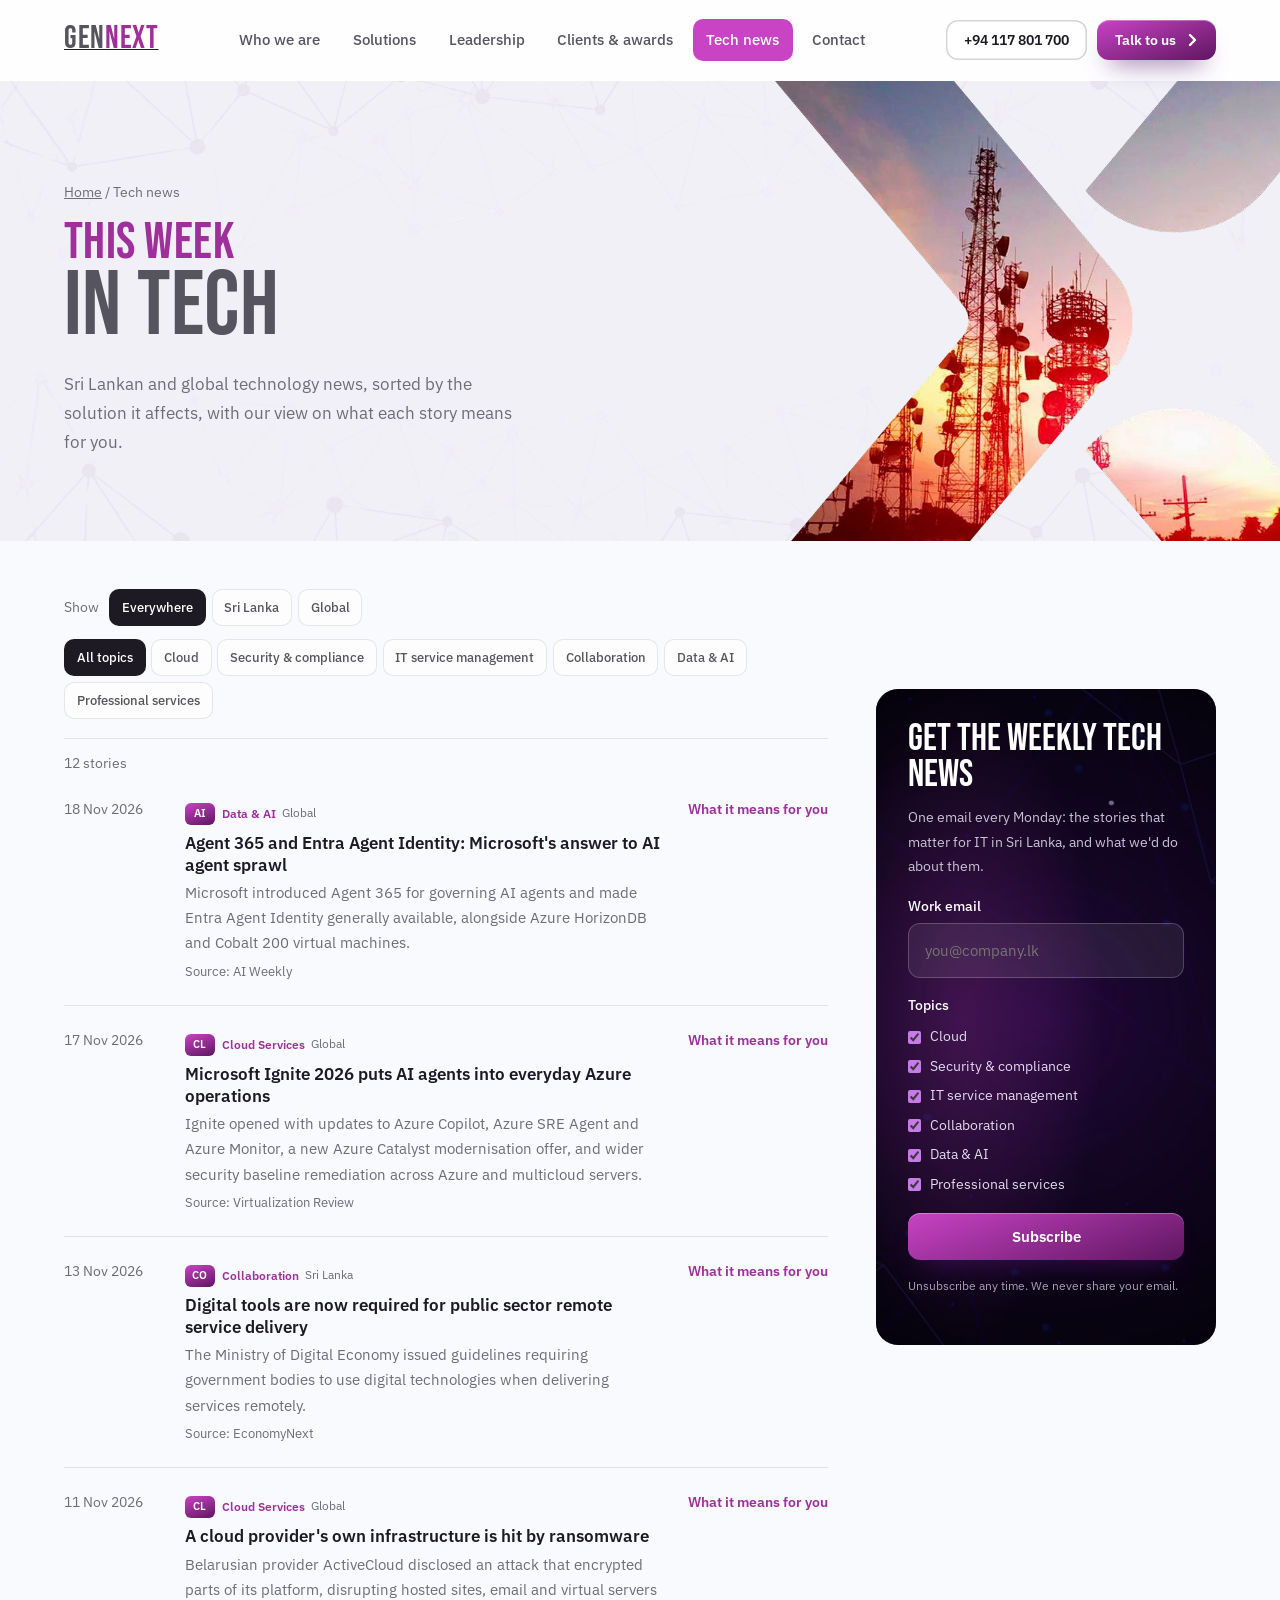
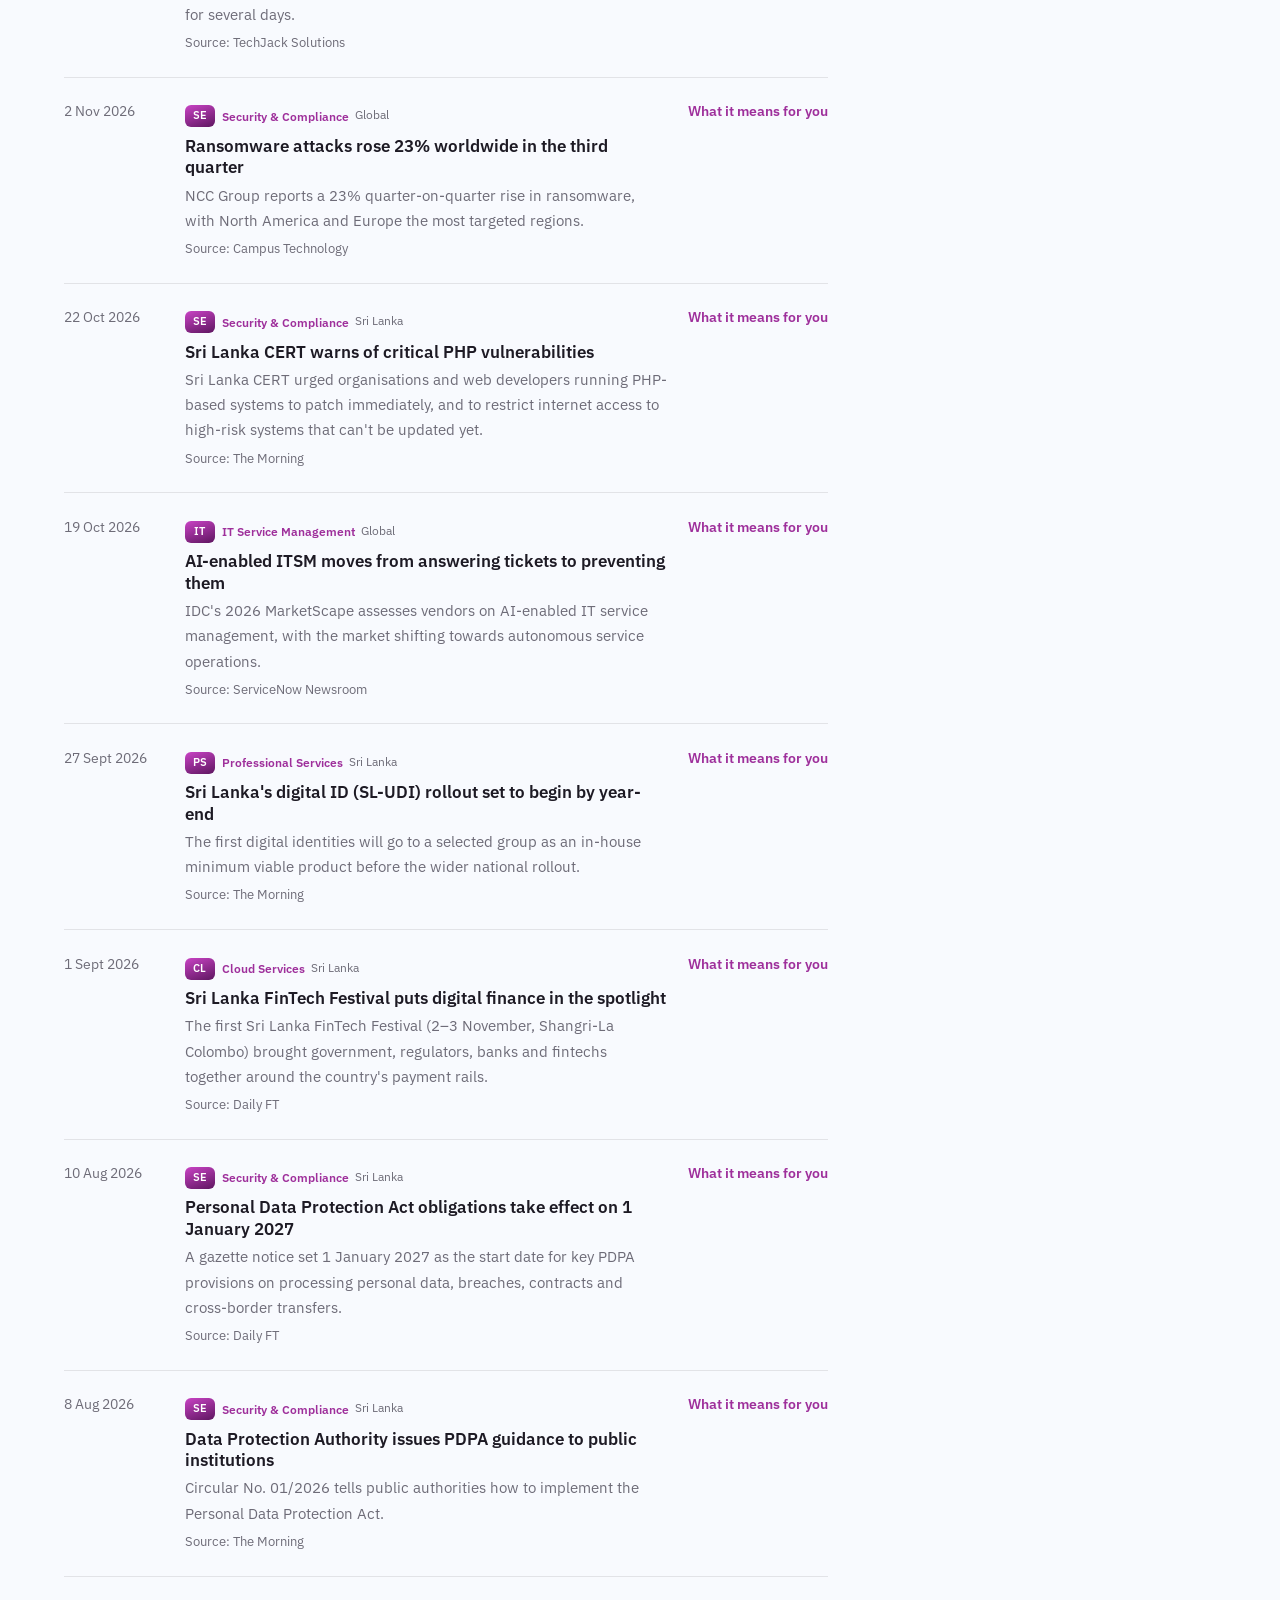
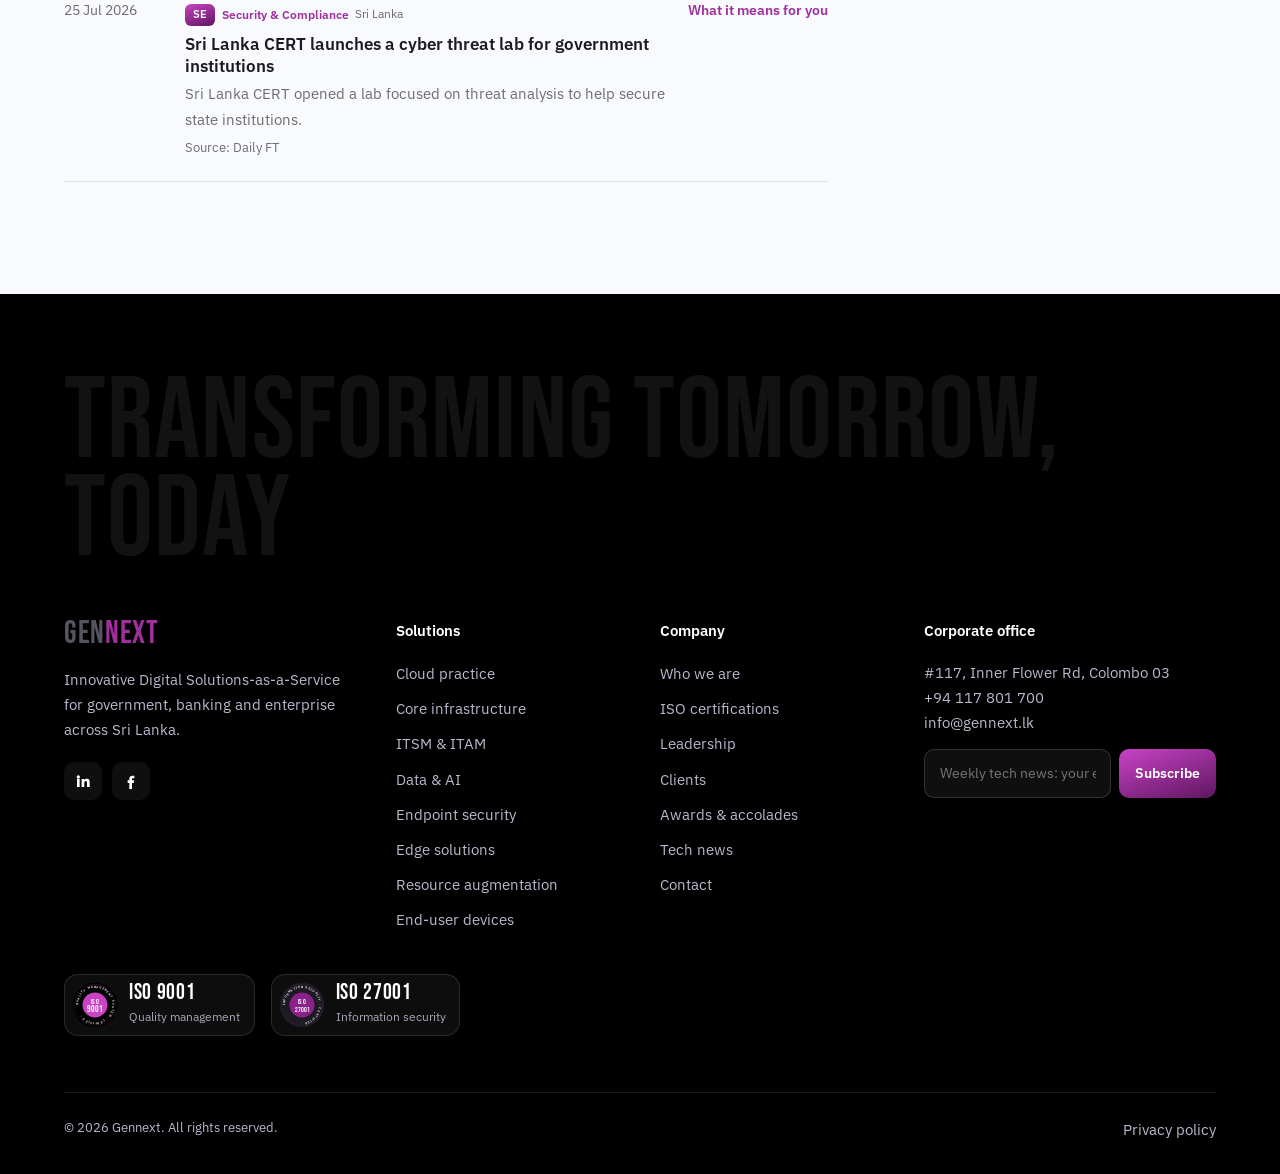
<file: news.html>
<!DOCTYPE html>
<html lang="en">
<head>
<meta charset="UTF-8">
<meta name="viewport" content="width=device-width, initial-scale=1">
<title>Tech news | Gennext</title>
<meta name="description" content="Sri Lankan and global technology news with Gennext's view.">
<meta name="theme-color" content="#000000">
<link rel="preload" href="assets/fonts/bebas-neue-latin-400-normal.woff2" as="font" type="font/woff2" crossorigin>
<link rel="preload" href="assets/fonts/ibm-plex-sans-latin-400-normal.woff2" as="font" type="font/woff2" crossorigin>
<link rel="stylesheet" href="assets/css/style.css">
<link rel="icon" href="assets/favicon.svg" type="image/svg+xml">
</head>
<body>
<a class="skip" href="#main">Skip to content</a>
<header class="header"><div class="wrap nav"><a href="index.html" class="logo " aria-label="Gennext home"><img src="https://gennext.lk/wp-content/uploads/2023/12/gennext-e1704206456538.png" alt="Gennext" width="134" height="40" onerror="this.outerHTML='<span class=txt>gen<b>next</b></span>'"></a><ul class="nav-links"><li><a href="about.html">Who we are</a></li><li><a href="solutions.html">Solutions</a></li><li><a href="leadership.html">Leadership</a></li><li><a href="clients.html">Clients & awards</a></li><li><a href="news.html" aria-current="page">Tech news</a></li><li><a href="contact.html">Contact</a></li></ul>
<div class="nav-cta"><a class="btn btn-ghost" href="tel:+94117801700">+94 117 801 700</a><a class="btn btn-purple" href="contact.html">Talk to us <svg class="chev-ic" viewBox="0 0 10 14" fill="none" stroke="currentColor" stroke-width="2.4" stroke-linecap="round" stroke-linejoin="round"><path d="M2 2l5 5-5 5"/></svg></a>
<button class="menu-btn" aria-label="Open menu" aria-expanded="false"><svg viewBox="0 0 24 24" fill="none" stroke="currentColor" stroke-width="2" stroke-linecap="round"><path d="M3 6h18M3 12h18M3 18h18"/></svg></button></div></div></header>
<main id="main">
<section class="page-hero mesh"><div class="chev-art right reveal-x" data-par style="top:50%" aria-hidden="true"><img src="assets/img/landmarks/data.webp" alt="" loading="lazy" decoding="async"></div><div class="wrap"><p class="crumb"><a href="index.html">Home</a> / Tech news</p>
<h1 class="stack rv"><span>This week</span>In tech</h1><p class="lede rv" style="max-width:46ch">Sri Lankan and global technology news, sorted by the solution it affects, with our view on what each story means for you.</p></div></section>
<section class="section paper" style="padding-top:3rem"><div class="wrap news-layout"><div>
 <div class="filters"><div class="group" data-k="region"><span>Show</span><button class="chip" data-v="all" aria-pressed="true">Everywhere</button><button class="chip" data-v="lk" aria-pressed="false">Sri Lanka</button><button class="chip" data-v="global" aria-pressed="false">Global</button></div>
 <div class="group" data-k="line"><button class="chip" data-v="all" aria-pressed="true">All topics</button><button class="chip" data-v="cloud" aria-pressed="false">Cloud</button><button class="chip" data-v="security" aria-pressed="false">Security & compliance</button><button class="chip" data-v="itsm" aria-pressed="false">IT service management</button><button class="chip" data-v="collab" aria-pressed="false">Collaboration</button><button class="chip" data-v="ai" aria-pressed="false">Data & AI</button><button class="chip" data-v="pro" aria-pressed="false">Professional services</button></div></div>
 <p id="count" style="font-size:.85rem;color:var(--muted);margin-top:.8rem" aria-live="polite"></p><ol class="board" id="board"><li class="empty">Loading stories…</li></ol>
 <section class="wire"><h2 class="stack sm"><span>Live</span>Headlines</h2><div class="wire-cols">
  <div class="feed-col"><h3>Microsoft Azure blog</h3><ul data-feed="https://azure.microsoft.com/en-us/blog/feed/"><li>Loading…</li></ul></div>
  <div class="feed-col"><h3>The Hacker News (security)</h3><ul data-feed="https://feeds.feedburner.com/TheHackersNews"><li>Loading…</li></ul></div></div></section></div>
 <aside class="sub night"><h2>Get the weekly tech news</h2><p>One email every Monday: the stories that matter for IT in Sri Lanka, and what we'd do about them.</p>
  <form data-subscribe><div class="field"><label for="se">Work email</label><input id="se" type="email" required placeholder="you@company.lk"></div>
  <fieldset><legend>Topics</legend><div class="opts"><label><input type="checkbox" name="line" value="cloud" checked>Cloud</label><label><input type="checkbox" name="line" value="security" checked>Security & compliance</label><label><input type="checkbox" name="line" value="itsm" checked>IT service management</label><label><input type="checkbox" name="line" value="collab" checked>Collaboration</label><label><input type="checkbox" name="line" value="ai" checked>Data & AI</label><label><input type="checkbox" name="line" value="pro" checked>Professional services</label></div></fieldset><button class="btn btn-purple" type="submit">Subscribe</button><p class="form-msg" role="status"></p><p class="note">Unsubscribe any time. We never share your email.</p></form></aside>
</div></section>
</main>
<footer class="footer"><div class="wrap">
<div class="big" aria-hidden="true">Transforming tomorrow, today</div>
<div class="footer-grid">
 <div><a href="index.html" class="logo " aria-label="Gennext home"><img src="https://gennext.lk/wp-content/uploads/2023/12/gennext-e1704206456538.png" alt="Gennext" width="134" height="40" onerror="this.outerHTML='<span class=txt>gen<b>next</b></span>'"></a><p style="margin-top:1rem">Innovative Digital Solutions-as-a-Service for government, banking and enterprise across Sri Lanka.</p>
  <div class="socials"><a href="https://www.linkedin.com/company/gennext-sri-lanka/" target="_blank" rel="noopener" aria-label="LinkedIn"><svg viewBox="0 0 24 24"><path d="M4.98 3.5a2.5 2.5 0 1 1 0 5 2.5 2.5 0 0 1 0-5ZM3 9h4v12H3V9Zm7 0h3.8v1.7h.05c.53-1 1.83-2.05 3.77-2.05C21.6 8.65 22 11.2 22 14.5V21h-4v-5.8c0-1.4 0-3.1-1.9-3.1s-2.2 1.5-2.2 3V21h-4V9Z"/></svg></a><a href="https://www.facebook.com/" target="_blank" rel="noopener" aria-label="Facebook"><svg viewBox="0 0 24 24"><path d="M14 8h3V4h-3c-2.8 0-4.5 1.7-4.5 4.5V11H7v4h2.5v9h4v-9H16l.5-4h-3V8.8c0-.5.3-.8.8-.8Z"/></svg></a></div></div>
 <div><h2>Solutions</h2><ul><li><a href="solutions.html#cloud">Cloud practice</a></li><li><a href="solutions.html#infra">Core infrastructure</a></li><li><a href="solutions.html#itsm">ITSM &amp; ITAM</a></li><li><a href="solutions.html#data">Data &amp; AI</a></li><li><a href="solutions.html#security">Endpoint security</a></li><li><a href="solutions.html#edge">Edge solutions</a></li><li><a href="solutions.html#resource">Resource augmentation</a></li><li><a href="solutions.html#devices">End-user devices</a></li></ul></div>
 <div><h2>Company</h2><ul><li><a href="about.html">Who we are</a></li><li><a href="about.html#iso">ISO certifications</a></li><li><a href="leadership.html">Leadership</a></li><li><a href="clients.html">Clients</a></li><li><a href="clients.html#awards">Awards &amp; accolades</a></li><li><a href="news.html">Tech news</a></li><li><a href="contact.html">Contact</a></li></ul></div>
 <div><h2>Corporate office</h2><p>#117, Inner Flower Rd, Colombo 03<br><a href="tel:+94117801700">+94 117 801 700</a><br><a href="mailto:info@gennext.lk">info@gennext.lk</a></p>
  <form class="sub-mini" data-subscribe><label class="skip" for="fs">Email</label><input id="fs" type="email" required placeholder="Weekly tech news: your email"><button>Subscribe</button><p class="form-msg" role="status"></p></form></div>
</div>
<div style="display:flex;gap:1rem;flex-wrap:wrap;margin-top:2.5rem" class="iso-mini">
<a href="about.html#iso"><svg class="seal" viewBox="0 0 140 140" role="img" aria-label="ISO 9001 certified"><defs><path id="cf1" d="M70 70m-52 0a52 52 0 1 1 104 0a52 52 0 1 1-104 0"/></defs>
<circle cx="70" cy="70" r="68" fill="#000"/><circle cx="70" cy="70" r="62" fill="none" stroke="#C943C5" stroke-width="1.5" stroke-dasharray="2 4"/>
<g class="rot"><text font-family="IBM Plex Sans, sans-serif" font-size="9.2" font-weight="600" letter-spacing="2.2" fill="#fff"><textPath href="#cf1">QUALITY MANAGEMENT SYSTEM · CERTIFIED · </textPath></text></g>
<circle cx="70" cy="70" r="38" fill="#C943C5"/><text x="70" y="66" text-anchor="middle" font-family="Bebas Neue, sans-serif" font-size="22" fill="#fff" letter-spacing="2">ISO</text>
<text x="70" y="90" text-anchor="middle" font-family="Bebas Neue, sans-serif" font-size="26" fill="#fff">9001</text></svg><span><b>ISO 9001</b><small>Quality management</small></span></a>
<a href="about.html#iso"><svg class="seal" viewBox="0 0 140 140" role="img" aria-label="ISO 27001 certified"><defs><path id="cf2" d="M70 70m-52 0a52 52 0 1 1 104 0a52 52 0 1 1-104 0"/></defs>
<circle cx="70" cy="70" r="68" fill="#1D1A24"/><circle cx="70" cy="70" r="62" fill="none" stroke="#8A2189" stroke-width="1.5" stroke-dasharray="2 4"/>
<g class="rot"><text font-family="IBM Plex Sans, sans-serif" font-size="9.2" font-weight="600" letter-spacing="2.2" fill="#fff"><textPath href="#cf2">INFORMATION SECURITY · CERTIFIED · </textPath></text></g>
<circle cx="70" cy="70" r="38" fill="#8A2189"/><text x="70" y="66" text-anchor="middle" font-family="Bebas Neue, sans-serif" font-size="22" fill="#fff" letter-spacing="2">ISO</text>
<text x="70" y="90" text-anchor="middle" font-family="Bebas Neue, sans-serif" font-size="22" fill="#fff">27001</text></svg><span><b>ISO 27001</b><small>Information security</small></span></a></div>
<div class="footer-bottom"><span>© <span data-year></span> Gennext. All rights reserved.</span><a href="https://gennext.lk/privacy-policy.html">Privacy policy</a></div>
</div></footer>
<script src="assets/js/news.js" defer></script>
<script src="assets/js/main.js" defer></script>
</body>
</html>
</file>
<file: assets/css/style.css>
/* ==========================================================
   Gennext — Version 3 · built from the 2026 Corporate Profile
   Mist + mesh, stacked condensed headings, purple tiles,
   Sri Lankan landmarks framed in the Gennext chevron.
   ========================================================== */
@font-face{font-family:'IBM Plex Sans';src:url(../fonts/ibm-plex-sans-latin-300-normal.woff2) format('woff2');font-weight:300;font-display:swap}
@font-face{font-family:'IBM Plex Sans';src:url(../fonts/ibm-plex-sans-latin-400-normal.woff2) format('woff2');font-weight:400;font-display:swap}
@font-face{font-family:'IBM Plex Sans';src:url(../fonts/ibm-plex-sans-latin-500-normal.woff2) format('woff2');font-weight:500;font-display:swap}
@font-face{font-family:'IBM Plex Sans';src:url(../fonts/ibm-plex-sans-latin-600-normal.woff2) format('woff2');font-weight:600;font-display:swap}
@font-face{font-family:'Bebas Neue';src:url(../fonts/bebas-neue-latin-400-normal.woff2) format('woff2');font-weight:400;font-display:swap}
:root{
  --mist:#F1F0F6;
  --mist-2:#E3E0EE;
  --paper:#F8FAFE;
  --ink:#1D1A24;
  --slate:#56555F;      /* profile heading grey */
  --muted:#6E6C78;
  --purple:#9E2F9B;     /* gennext.lk accent (text-safe) */
  --accent:#C943C5;     /* gennext.lk accent */
  --logo:#8A2189;
  --purple-hi:#C943C5;
  --purple-lo:#5E1660;
  --night:#000;
  --night-2:#0D0610;
  --line:rgba(29,26,36,.1);
  --display:'Bebas Neue','Oswald',Impact,sans-serif;
  --body:'IBM Plex Sans',system-ui,-apple-system,'Segoe UI',sans-serif;
  --max:1240px;
  --ease:cubic-bezier(.2,.75,.2,1);
}
*{box-sizing:border-box;margin:0;padding:0}
html{scroll-behavior:smooth;-webkit-text-size-adjust:100%}
body{font-family:var(--body);font-size:16px;line-height:1.7;color:var(--ink);background:var(--mist);-webkit-font-smoothing:antialiased;overflow-x:hidden}
img{display:block;max-width:100%;height:auto}
a{color:inherit}
button{font:inherit}
:focus-visible{outline:3px solid var(--purple-hi);outline-offset:3px;border-radius:6px}
.wrap{width:min(var(--max),90%);margin-inline:auto;position:relative}
p{max-width:62ch}
.skip{position:absolute;left:-999px}.skip:focus{left:1rem;top:1rem;z-index:99;background:#fff;padding:.5rem 1rem}

/* ---------- Mesh texture (from the profile) ---------- */
.mesh{position:relative;isolation:isolate}
.mesh::before{content:"";position:absolute;inset:0;z-index:-1;background:url(../img/ui/mesh.webp) center/1400px auto repeat;opacity:.75;animation:drift 120s linear infinite}
@keyframes drift{to{background-position:1400px 300px}}

/* ---------- Stacked heading (profile signature) ---------- */
.stack{font-family:var(--display);font-weight:400;line-height:.86;letter-spacing:.005em;color:var(--slate);font-size:clamp(3rem,7.2vw,6.2rem)}
.stack span{display:block;color:var(--purple);font-size:.56em;line-height:.95}
.stack.sm{font-size:clamp(2.4rem,5vw,4.2rem)}
.night .stack{color:#C9C3D6}
.night .stack span{color:var(--accent)}
h3,h4{font-family:var(--body);font-weight:600;line-height:1.25;color:var(--ink)}
.lede{font-size:1.08rem;color:var(--muted)}
.night .lede,.night p{color:#C9C3D6}

/* ---------- Buttons ---------- */
.btn{display:inline-flex;align-items:center;gap:.7rem;font:600 .95rem/1 var(--body);padding:1rem 1.5rem;border-radius:12px;text-decoration:none;border:0;cursor:pointer;transition:transform .25s var(--ease),box-shadow .25s,background .25s}
.btn-purple{color:#fff;background:linear-gradient(160deg,var(--purple-hi),var(--purple-lo));box-shadow:0 14px 26px -14px rgba(74,16,102,.9),inset 0 1px 0 rgba(255,255,255,.3)}
.btn-purple:hover{transform:translateY(-2px);box-shadow:0 20px 30px -14px rgba(74,16,102,.9),inset 0 1px 0 rgba(255,255,255,.3)}
.btn-ghost{color:var(--ink);background:rgba(255,255,255,.65);box-shadow:inset 0 0 0 1.5px rgba(29,26,36,.18)}
.btn-ghost:hover{background:#fff}
.night .btn-ghost{color:#fff;background:rgba(255,255,255,.06);box-shadow:inset 0 0 0 1.5px rgba(255,255,255,.3)}
.btn .chev-ic{width:10px;height:14px;transition:transform .25s var(--ease)}
.btn:hover .chev-ic{transform:translateX(4px)}

/* ---------- Header ---------- */
.header{position:sticky;top:0;z-index:60;background:rgba(255,255,255,.9);backdrop-filter:saturate(1.4) blur(14px);-webkit-backdrop-filter:saturate(1.4) blur(14px);border-bottom:1px solid transparent;transition:border-color .3s,background .3s}
.header.scrolled{border-color:var(--line);background:rgba(248,247,252,.92)}
.nav{display:flex;align-items:center;justify-content:space-between;gap:1.5rem;height:80px}
.logo img{height:40px;width:auto}
.logo .txt{font:400 2rem/1 var(--display);color:var(--slate);letter-spacing:.02em}
.logo .txt b{color:var(--purple);font-weight:400}
.nav-links{display:flex;gap:.35rem;list-style:none}
.nav-links a{display:block;text-decoration:none;font-weight:500;font-size:.92rem;color:var(--slate);padding:.55rem .85rem;border-radius:10px;white-space:nowrap;transition:background .2s,color .2s}
.nav-links a:hover{background:rgba(201,67,197,.08);color:var(--purple)}
.nav-links a[aria-current]{background:var(--accent);color:#fff}
.nav-cta{display:flex;align-items:center;gap:.6rem}
.nav-cta .btn{padding:.8rem 1.15rem;font-size:.88rem}
.menu-btn{display:none;background:none;border:0;cursor:pointer;padding:.4rem;color:var(--ink)}
.menu-btn svg{width:28px;height:28px}

/* ---------- Chevron landmark art ---------- */
.chev-art{position:absolute;pointer-events:none;z-index:0}
.chev-art img{width:100%;height:auto}
.chev-art.right{right:-3vw;width:min(48vw,640px)}
.js .chev-art.reveal-x{opacity:0;transform:translateX(14%);transition:opacity 1.2s var(--ease),transform 1.4s var(--ease)}
.js .chev-art.reveal-x.in{opacity:1;transform:none}

/* ---------- HERO ---------- */
.hero{min-height:calc(100vh - 80px);min-height:calc(100svh - 80px);display:flex;align-items:center;padding:3rem 0 4rem;overflow:hidden}
.hero-grid{display:grid;grid-template-columns:1.05fr 1fr;gap:2rem;align-items:center}
.hero .eyebrow{display:inline-flex;align-items:center;gap:.6rem;font-size:.9rem;font-weight:500;color:var(--purple);background:rgba(255,255,255,.7);padding:.4rem .9rem .4rem .45rem;border-radius:999px;box-shadow:0 6px 20px -12px rgba(74,16,102,.5)}
.hero .eyebrow i{width:26px;height:26px;border-radius:50%;background:linear-gradient(160deg,var(--purple-hi),var(--purple-lo));display:grid;place-items:center}
.hero .eyebrow i svg{width:10px;color:#fff}
.hero h1{font-family:var(--display);font-weight:400;color:var(--slate);font-size:clamp(3.6rem,9.6vw,8.6rem);line-height:.84;letter-spacing:.005em;margin:1.4rem 0 1.4rem}
.hero h1 .l1{display:block;color:var(--ink)}
.hero h1 .l2{display:block}
.hero h1 .l3{display:block;color:var(--purple)}
.hero .lede{font-size:1.12rem;max-width:44ch;margin-bottom:2rem}
.hero-actions{display:flex;flex-wrap:wrap;gap:.8rem}
.slides{position:relative;aspect-ratio:933/864;width:min(100%,600px);margin-left:auto}
.slides figure{position:absolute;inset:0;clip-path:inset(0 100% 0 0);transition:clip-path 1.3s cubic-bezier(.75,0,.2,1)}
.slides figure.on{clip-path:inset(0 0 0 0);z-index:2}
.slides figure.off{clip-path:inset(0 0 0 0);z-index:1}
.slides figure img{width:100%;height:100%;object-fit:contain;transform:scale(1.06);transition:transform 6s ease-out}
.slides figure.on img{transform:scale(1)}
.slides figcaption{position:absolute;left:0;bottom:-2.2rem;font-size:.85rem;color:var(--muted);opacity:0;transition:opacity .6s .6s}
.slides figure.on figcaption{opacity:1}
.slide-dots{position:absolute;left:0;top:50%;transform:translateY(-50%);display:grid;gap:.5rem;z-index:3}
.slide-dots button{width:10px;height:26px;border-radius:6px;border:0;background:rgba(201,67,197,.18);cursor:pointer;transition:background .3s,height .3s}
.slide-dots button[aria-current="true"]{background:var(--purple);height:40px}
.scroll-cue{position:absolute;left:50%;bottom:1.4rem;transform:translateX(-50%);width:26px;height:42px;border-radius:14px;box-shadow:inset 0 0 0 2px rgba(29,26,36,.25)}
.scroll-cue::after{content:"";position:absolute;left:50%;top:9px;width:4px;height:8px;margin-left:-2px;border-radius:2px;background:var(--purple);animation:cue 1.8s ease-in-out infinite}
@keyframes cue{60%{transform:translateY(12px);opacity:0}100%{transform:none;opacity:0}}

/* ---------- Sections ---------- */
.section{padding:7rem 0;position:relative;overflow:hidden}
.section.paper{background:var(--paper)}
.night{background:var(--night);color:#fff;position:relative;overflow:hidden;isolation:isolate}
.night::before{content:"";position:absolute;inset:0;z-index:-2;background:url(../img/ui/night.webp) center/cover;opacity:.55}
.night::after{content:"";position:absolute;inset:0;z-index:-1;background:radial-gradient(60% 70% at 25% 50%,rgba(201,67,197,.22),transparent 70%)}
.night h3,.night h4{color:#fff}

/* who we are + edge */
.who{display:grid;grid-template-columns:1fr 1.05fr;gap:4.5rem;align-items:center}
.who .stack{margin-bottom:1.8rem}
.who p+p{margin-top:1rem}
.who .vision{margin-top:1.8rem;padding:1.2rem 1.4rem;border-radius:16px;background:rgba(255,255,255,.7);box-shadow:0 18px 40px -30px rgba(74,16,102,.6);font-size:.98rem}
.who .vision b{display:block;color:var(--purple);font-weight:600;margin-bottom:.2rem}
.tiles{display:grid;grid-template-columns:repeat(3,1fr);gap:1.1rem;align-items:start}
.tile{position:relative;border-radius:22px;padding:1.4rem 1.2rem 1.5rem;color:#fff;text-align:center;
  background:linear-gradient(165deg,#C943C5 0%,#8A2189 55%,#4A1066 100%);
  box-shadow:0 22px 36px -18px rgba(74,16,102,.85),inset 0 2px 0 rgba(255,255,255,.28),inset 0 -6px 14px rgba(0,0,0,.18)}
.tile small{display:block;font-size:.72rem;font-weight:600;letter-spacing:.06em;text-transform:uppercase;opacity:.9;line-height:1.3;min-height:2.4em}
.tile b{display:block;font:400 clamp(2.4rem,4vw,3.3rem)/1 var(--display);margin-top:.5rem;letter-spacing:.02em}
.tile:nth-child(1){margin-top:3.5rem}
.tile:nth-child(3){margin-top:-1.5rem}
.tile:nth-child(4){grid-column:2;margin-top:-2rem}
.tile:nth-child(5){margin-top:-3.5rem}
.js .tile{opacity:0;transform:translateY(30px) scale(.94);transition:opacity .7s var(--ease),transform .8s var(--ease);transition-delay:calc(var(--i)*110ms)}
.js .tiles.in .tile{opacity:1;transform:none}

/* value propositions */
.values-wrap{display:grid;grid-template-columns:1fr 1fr;gap:3rem;align-items:center;min-height:520px}
.props{display:grid;grid-template-columns:1fr 1fr;gap:1rem 1.2rem;max-width:560px}
.prop{display:flex;align-items:center;gap:1rem;padding:1rem 1.2rem;border-radius:16px;background:linear-gradient(180deg,rgba(255,255,255,.1),rgba(255,255,255,.03));box-shadow:inset 0 0 0 1px rgba(255,255,255,.14),0 20px 40px -24px rgba(0,0,0,.8);backdrop-filter:blur(8px)}
.prop .ic{flex:0 0 44px;height:44px;border-radius:12px;display:grid;place-items:center;background:rgba(255,255,255,.08);border-right:1px solid rgba(255,255,255,.18)}
.prop .ic svg{width:22px;height:22px;color:#E3BDF5}
.prop b{display:block;font-weight:600;font-size:.98rem}
.prop span{font-size:.82rem;color:#BDB6CC;line-height:1.45;display:block;margin-top:.15rem}
.prop.center{grid-column:1/-1;justify-self:center;width:calc(50% - .6rem)}
.js .prop{opacity:0;transform:translateX(-24px);transition:opacity .7s var(--ease),transform .8s var(--ease);transition-delay:calc(var(--i)*120ms)}
.js .props.in .prop{opacity:1;transform:none}
.values-wrap .chev-art{position:relative;right:auto;width:100%;max-width:560px;justify-self:end}

/* practice explorer */
.explorer{display:grid;grid-template-columns:250px 1fr .9fr;gap:2.5rem;align-items:start;margin-top:3rem}
.p-list{list-style:none;display:grid;gap:.25rem;position:sticky;top:110px}
.p-list button{width:100%;text-align:left;display:flex;align-items:center;gap:.8rem;padding:.75rem .9rem;border:0;border-radius:12px;background:transparent;cursor:pointer;color:var(--slate);font-weight:500;font-size:.95rem;transition:background .25s,color .25s}
.p-list button .bar{width:4px;height:22px;border-radius:4px;background:var(--mist-2);transition:background .3s,height .3s}
.p-list button:hover{background:rgba(255,255,255,.6);color:var(--ink)}
.p-list button[aria-selected="true"]{background:#fff;color:var(--ink);box-shadow:0 14px 30px -22px rgba(74,16,102,.7)}
.p-list button[aria-selected="true"] .bar{background:var(--purple);height:30px}
.p-body{min-height:460px}
.p-body .kick{font-family:var(--display);font-size:1.6rem;color:var(--purple);letter-spacing:.02em;line-height:1}
.p-body h3{font-family:var(--display);font-weight:400;font-size:clamp(2.6rem,4.4vw,3.8rem);line-height:.9;color:var(--slate);margin:.3rem 0 1rem}
.p-body p{color:var(--muted)}
.caps{list-style:none;display:flex;flex-wrap:wrap;gap:.55rem;margin:1.5rem 0 1.6rem}
.caps li{font-size:.86rem;font-weight:500;padding:.55rem .9rem;border-radius:12px;background:#fff;box-shadow:0 10px 22px -18px rgba(74,16,102,.7),inset 0 0 0 1px rgba(201,67,197,.12)}
.caps li::before{content:"";display:inline-block;width:6px;height:6px;border-radius:50%;background:var(--purple);margin-right:.5rem;vertical-align:middle}
.p-logos{display:flex;flex-wrap:wrap;gap:.9rem 1.4rem;align-items:center;padding-top:1.2rem;border-top:1px solid var(--line)}
.p-logos img{height:30px;width:auto;max-width:130px;object-fit:contain}
.p-body .swap{animation:swapin .6s var(--ease)}
.p-body .swap .caps li{animation:swapin .5s var(--ease) both;animation-delay:calc(.1s + var(--i)*45ms)}
@keyframes swapin{from{opacity:0;transform:translateY(14px)}}
.p-art{position:relative;aspect-ratio:933/864}
.p-art img{position:absolute;inset:0;width:100%;height:100%;object-fit:contain;clip-path:inset(0 0 0 100%);transition:clip-path 1s cubic-bezier(.75,0,.2,1)}
.p-art img.on{clip-path:inset(0 0 0 0);z-index:2}
.p-art img.off{clip-path:inset(0 0 0 0);z-index:1}

/* leadership */
.lead-grid{display:grid;grid-template-columns:repeat(3,1fr);gap:2rem}
.lead-grid.exec{margin-top:4rem}
.leader{position:relative}
.leader .frame{position:relative;height:420px;border-radius:20px 20px 0 0;overflow:hidden;background:linear-gradient(180deg,rgba(255,255,255,0) 0%,rgba(86,85,95,.15) 35%,#2E2B36 100%);box-shadow:inset 0 0 0 1px rgba(201,67,197,.25)}
.lead-grid.exec .leader .frame{height:360px}
.leader .frame img{position:absolute;left:50%;bottom:0;height:94%;width:auto;max-width:none;transform:translateX(-50%) translateY(6%);transition:transform 1.1s var(--ease),filter .8s}
.js .leader:not(.in) .frame img{transform:translateX(-50%) translateY(18%);filter:grayscale(1)}
.leader:hover .frame img{transform:translateX(-50%) translateY(3%)}
.leader .plate{position:relative;margin:-2.2rem 1.2rem 0;padding:.75rem 1rem;border-radius:14px;text-align:center;background:rgba(255,255,255,.72);backdrop-filter:blur(12px);-webkit-backdrop-filter:blur(12px);box-shadow:0 16px 30px -18px rgba(29,26,36,.7),inset 0 0 0 1px rgba(255,255,255,.8);z-index:2}
.leader .plate b{display:block;font-weight:600;font-size:1.05rem;line-height:1.3}
.leader .plate b em{font-style:normal;color:var(--purple)}
.leader .plate span{font-size:.82rem;color:var(--muted)}
.leader .bio{font-size:.9rem;color:var(--muted);margin-top:1rem;padding:0 .4rem}
.bio-wrap{display:grid;grid-template-rows:0fr;transition:grid-template-rows .45s var(--ease)}
.bio-wrap>div{overflow:hidden}
.leader.open .bio-wrap{grid-template-rows:1fr}
.bio-btn{display:block;margin:.9rem auto 0;border:0;background:none;color:var(--purple);font-weight:600;font-size:.88rem;cursor:pointer}
.full .bio-wrap{grid-template-rows:1fr}
.full .bio-btn{display:none}

/* partner bubbles */
.bubbles{position:relative;height:560px;margin-top:2rem}
.bubble{position:absolute;width:var(--s,118px);height:var(--s,118px);border-radius:50%;background:#fff;display:grid;place-items:center;padding:calc(var(--s,118px)*.2);
  box-shadow:0 18px 30px -16px rgba(29,26,36,.4),inset 0 -6px 12px rgba(201,67,197,.06),inset 0 3px 0 #fff;animation:bob var(--d,7s) ease-in-out infinite;animation-delay:var(--dl,0s);transition:box-shadow .3s}
.bubble img{max-width:100%;max-height:100%;object-fit:contain}
.bubble:hover{box-shadow:0 0 0 3px rgba(201,67,197,.35),0 18px 30px -16px rgba(29,26,36,.4)}
@keyframes bob{50%{transform:translateY(-12px)}}
.js .bubbles .bubble{opacity:0;scale:.6;transition:opacity .6s,scale .7s var(--ease);transition-delay:calc(var(--i)*50ms)}
.js .bubbles.in .bubble{opacity:1;scale:1}
.bubbles svg.links{position:absolute;inset:0;width:100%;height:100%;z-index:-1}
.bubbles svg.links line{stroke:rgba(201,67,197,.16);stroke-width:1.2}

.js .chev-art.dim.reveal-x.in{opacity:.28}
.chev-art.dim{opacity:.28}
/* clientele */
.tabs{display:flex;flex-wrap:wrap;gap:.5rem;margin:2rem 0 2rem}
.tabs button{border:0;cursor:pointer;padding:.7rem 1.1rem;border-radius:12px;background:rgba(255,255,255,.6);color:var(--slate);font-weight:500;font-size:.92rem;box-shadow:inset 0 0 0 1px var(--line);transition:background .2s,color .2s}
.tabs button[aria-selected="true"]{background:var(--ink);color:#fff;box-shadow:none}
.tabs button small{opacity:.6;margin-left:.3rem}
.client-wall{display:grid;grid-template-columns:repeat(auto-fill,minmax(150px,1fr));gap:1rem}
.client-wall div{height:96px;border-radius:16px;background:#fff;display:grid;place-items:center;padding:14px 18px;box-shadow:0 14px 26px -20px rgba(29,26,36,.55),inset 0 0 0 1px rgba(29,26,36,.05)}
.client-wall img{max-height:64px;width:auto;max-width:100%;object-fit:contain}
.client-wall .pop{animation:popin .5s var(--ease) both;animation-delay:calc(var(--i)*35ms)}
@keyframes popin{from{opacity:0;transform:translateY(12px) scale(.96)}}

/* awards */
.awards{display:grid;grid-template-columns:1fr 1fr;gap:1.2rem 2.5rem;margin-top:3rem}
.award{display:grid;grid-template-columns:200px 1fr;gap:1.4rem;align-items:center;padding:1rem 0;border-bottom:1px solid rgba(255,255,255,.1)}
.award .plate{height:70px;border-radius:14px;display:grid;place-items:center;padding:12px 18px;background:linear-gradient(180deg,#2A1C3A,#140A21);box-shadow:inset 0 1px 0 rgba(255,255,255,.12),inset 0 0 0 1px rgba(255,255,255,.08),0 16px 26px -16px #000}
.award .plate img{max-height:44px;width:auto;max-width:100%;object-fit:contain}
.award .plate.light{background:#fff}
.award ul{list-style:none;display:grid;gap:.25rem;font-size:.92rem;color:#D6D0E2}
.award li::before{content:"";display:inline-block;width:6px;height:6px;border-radius:50%;background:#C77AE8;margin-right:.6rem;vertical-align:middle}

/* news */
.news-strip{display:grid;grid-template-columns:repeat(3,1fr);gap:1.2rem;list-style:none;margin-top:2.5rem}
.news-strip a{display:flex;flex-direction:column;height:100%;text-decoration:none;background:#fff;border-radius:18px;padding:1.5rem;box-shadow:0 18px 34px -26px rgba(29,26,36,.6);transition:transform .3s var(--ease),box-shadow .3s}
.news-strip a:hover{transform:translateY(-4px);box-shadow:0 26px 40px -26px rgba(74,16,102,.7)}
.news-strip h3{font-size:1.05rem;margin:.8rem 0 .5rem;line-height:1.4}
.news-strip p{font-size:.84rem;color:var(--muted);margin-top:auto}
.badge{display:inline-flex;align-items:center;gap:.45rem;font-size:.78rem;font-weight:600;color:var(--purple)}
.badge b{display:inline-grid;place-items:center;min-width:30px;height:22px;padding:0 6px;border-radius:6px;color:#fff;background:linear-gradient(160deg,var(--purple-hi),var(--purple-lo));font-size:.66rem}
.region{font-size:.78rem;color:var(--muted);margin-left:.4rem}

/* contact band */
.offices{display:grid;grid-template-columns:repeat(3,1fr);gap:1.2rem;margin-top:2.5rem}
.office{border-radius:18px;padding:1.6rem;background:rgba(255,255,255,.06);box-shadow:inset 0 0 0 1px rgba(255,255,255,.14)}
.office h3{font-size:1.1rem;margin-bottom:.6rem}
.office p,.office a{font-size:.92rem;color:#D6D0E2;text-decoration:none}
.office a:hover{color:#fff;text-decoration:underline}
.contact-band{display:grid;grid-template-columns:1.1fr .9fr;gap:3rem;align-items:center}

/* inner page hero */
.page-hero{padding:5rem 0 4rem;overflow:hidden;min-height:460px;display:flex;align-items:center}
.page-hero .stack{margin:.8rem 0 1.4rem}
.page-hero .chev-art.right{top:50%;transform:translateY(-50%);width:min(44vw,560px)}
.js .page-hero .chev-art.reveal-x{transform:translateY(-50%) translateX(14%)}
.js .page-hero .chev-art.reveal-x.in{transform:translateY(-50%)}
.crumb{font-size:.88rem;color:var(--muted)}
.crumb a{color:var(--muted)}

/* solutions page */
.practice{display:grid;grid-template-columns:1.1fr .9fr;gap:3.5rem;align-items:center;padding:5rem 0;border-top:1px solid var(--line)}
.practice:nth-child(even) .p-img{order:-1}
.practice .p-img{position:relative}
.practice .p-img img{width:100%}
.practice .num{font-family:var(--display);font-size:1.2rem;color:var(--muted);letter-spacing:.04em}

/* forms */
.panel{background:#fff;border-radius:22px;padding:2.4rem;box-shadow:0 30px 60px -40px rgba(29,26,36,.6)}
.field{display:grid;gap:.35rem;margin-bottom:1rem}
.field label{font-size:.85rem;font-weight:500}
.field input,.field textarea,.field select{width:100%;min-width:0;font:inherit;font-size:.95rem;padding:.85rem 1rem;border-radius:12px;border:1px solid #D8D5E2;background:var(--paper);color:var(--ink)}
.field input:focus,.field textarea:focus,.field select:focus{outline:none;border-color:var(--purple);box-shadow:0 0 0 3px rgba(201,67,197,.15)}
.row2{display:grid;grid-template-columns:1fr 1fr;gap:1rem}
.picks{display:flex;flex-wrap:wrap;gap:.45rem;margin-bottom:1.2rem}
.picks label{display:inline-flex;align-items:center;gap:.45rem;padding:.5rem .85rem;border-radius:10px;background:var(--paper);border:1px solid #D8D5E2;font-size:.86rem;cursor:pointer}
.picks input{accent-color:var(--purple)}
.picks label:has(input:checked){border-color:var(--purple);background:#F3E8F8}
.form-msg{margin-top:.9rem;font-weight:500;color:var(--purple)}

/* news page */
.news-layout{display:grid;grid-template-columns:1fr 340px;gap:3rem;align-items:start}
.filters{display:flex;flex-wrap:wrap;gap:.8rem 1.6rem;padding-bottom:1.2rem;border-bottom:1px solid var(--line)}
.filters .group{display:flex;flex-wrap:wrap;gap:.35rem;align-items:center}
.filters .group>span{font-size:.85rem;color:var(--muted);margin-right:.3rem}
.chip{border:0;cursor:pointer;font-size:.84rem;font-weight:500;padding:.45rem .8rem;border-radius:10px;background:rgba(255,255,255,.7);color:var(--slate);box-shadow:inset 0 0 0 1px var(--line)}
.chip[aria-pressed="true"]{background:var(--ink);color:#fff;box-shadow:none}
.board{list-style:none}
.board>li{border-bottom:1px solid var(--line)}
.board .row{display:grid;grid-template-columns:100px 1fr auto;gap:1.3rem;padding:1.4rem 0;align-items:start}
.board time{font-size:.85rem;color:var(--muted)}
.board h3{font-size:1.08rem;margin:.45rem 0 .3rem}
.board h3 a{text-decoration:none}
.board h3 a:hover{color:var(--purple);text-decoration:underline}
.board .sum{font-size:.93rem;color:var(--muted)}
.board .src{font-size:.82rem;color:var(--muted);margin-top:.3rem}
.take-btn{border:0;background:none;color:var(--purple);font-weight:600;font-size:.85rem;cursor:pointer;white-space:nowrap}
.take{display:grid;grid-template-rows:0fr;transition:grid-template-rows .35s ease}
.take>div{overflow:hidden}
.take p{margin:0 0 1.2rem;padding:1rem 1.2rem;border-radius:14px;background:#fff;box-shadow:inset 4px 0 0 var(--purple);font-size:.93rem;max-width:none}
.take p b{display:block;font-size:.8rem;color:var(--purple)}
.board>li.open .take{grid-template-rows:1fr}
.board .empty{padding:2rem 0;color:var(--muted)}
aside.sub{position:sticky;top:100px;border-radius:22px;padding:2rem;color:#fff}
aside.sub h2{font-family:var(--display);font-weight:400;font-size:2.4rem;line-height:.95;margin-bottom:.7rem}
aside.sub p{font-size:.9rem;margin-bottom:1rem}
aside.sub .field label,aside.sub legend{color:#fff;font-size:.85rem;font-weight:500}
aside.sub .field input{background:rgba(255,255,255,.08);border-color:rgba(255,255,255,.2);color:#fff}
aside.sub fieldset{border:0;margin-bottom:1rem}
aside.sub .opts{display:grid;gap:.35rem;margin-top:.5rem}
aside.sub .opts label{display:flex;gap:.55rem;align-items:center;font-size:.88rem;color:#E1DAEC;cursor:pointer}
aside.sub input[type=checkbox]{accent-color:#C77AE8}
aside.sub .btn{width:100%;justify-content:center}
aside.sub .note{font-size:.76rem;color:#A79FB8;margin-top:.7rem}
aside.sub .form-msg{color:#EBC6FA}
.wire{margin-top:3.5rem}
.wire-cols{display:grid;grid-template-columns:1fr 1fr;gap:2rem;margin-top:1.2rem}
.wire-cols h3{font-size:.95rem;padding-bottom:.5rem;border-bottom:3px solid var(--purple)}
.wire-cols ul{list-style:none}
.wire-cols li{padding:.75rem 0;border-bottom:1px solid var(--line)}
.wire-cols li a{text-decoration:none;font-weight:500;font-size:.92rem}
.wire-cols li a:hover{color:var(--purple)}
.wire-cols li small{display:block;color:var(--muted);font-size:.76rem}

/* footer */
.footer{background:var(--night);color:#BDB6CC;padding:5rem 0 2rem;position:relative;overflow:hidden}
.footer .big{font:400 clamp(3rem,9vw,8rem)/.85 var(--display);color:rgba(255,255,255,.07);letter-spacing:.01em;margin-bottom:3rem;user-select:none}
.footer-grid{display:grid;grid-template-columns:1.3fr 1fr 1fr 1.3fr;gap:2.5rem}
.footer h2{font-size:.95rem;font-weight:600;color:#fff;margin-bottom:1rem}
.footer ul{list-style:none;display:grid;gap:.5rem}
.footer a{color:#BDB6CC;text-decoration:none;font-size:.92rem}
.footer a:hover{color:#fff}
.footer p{font-size:.92rem}
.footer .logo img{filter:brightness(0) invert(1);height:36px}
.footer .sub-mini{display:flex;flex-wrap:wrap;gap:.5rem;margin-top:.9rem}
.footer .sub-mini input{flex:1 1 150px;min-width:0;font:inherit;font-size:.88rem;padding:.7rem .9rem;border-radius:10px;border:1px solid rgba(255,255,255,.15);background:rgba(255,255,255,.06);color:#fff}
.footer .sub-mini button{border:0;cursor:pointer;padding:.7rem 1rem;border-radius:10px;color:#fff;font-weight:600;font-size:.86rem;background:linear-gradient(160deg,var(--purple-hi),var(--purple-lo))}
.footer .form-msg{flex-basis:100%;color:#EBC6FA;margin:0;font-size:.85rem}
.footer-bottom{display:flex;justify-content:space-between;flex-wrap:wrap;gap:1rem;margin-top:3.5rem;padding-top:1.5rem;border-top:1px solid rgba(255,255,255,.1);font-size:.82rem}
.socials{display:flex;gap:.6rem;margin-top:1.2rem}
.socials a{width:38px;height:38px;border-radius:10px;display:grid;place-items:center;background:rgba(255,255,255,.06)}
.socials a:hover{background:var(--purple)}
.socials svg{width:16px;height:16px;fill:#fff}

/* generic reveal */
.js .rv{opacity:0;transform:translateY(26px);transition:opacity .8s var(--ease),transform .9s var(--ease)}
.js .rv.in{opacity:1;transform:none}
.js .stack.rv span{display:block;transform:translateY(40%);transition:transform 1s var(--ease)}
.js .stack.rv.in span{transform:none}
img.fade{opacity:0;transition:opacity .5s}
img.fade.ok{opacity:1}

/* ---------- Responsive ---------- */
@media (max-width:1180px){
  .nav-links{display:none}
  .menu-btn{display:block}
  .nav-links.open{display:flex;flex-direction:column;position:absolute;top:80px;left:0;right:0;padding:1rem 5% 1.4rem;background:rgba(248,247,252,.98);border-bottom:1px solid var(--line);box-shadow:0 30px 40px -30px rgba(29,26,36,.4)}
  .nav-links.open a{font-size:1rem}
  .explorer{grid-template-columns:220px 1fr}
  .explorer .p-art{display:none}
}
@media (max-width:960px){
  .hero{min-height:auto;padding-top:2rem}
  .hero-grid,.who,.values-wrap,.contact-band,.practice,.news-layout{grid-template-columns:1fr;gap:2.5rem}
  .practice:nth-child(even) .p-img{order:0}
  .slides{width:min(100%,460px);margin:0 auto}
  .slide-dots{left:auto;right:0}
  .scroll-cue{display:none}
  .explorer{grid-template-columns:1fr;gap:1.5rem}
  .p-list{position:static;display:flex;overflow-x:auto;gap:.4rem;padding-bottom:.4rem;scroll-snap-type:x mandatory}
  .p-list li{flex:0 0 auto;scroll-snap-align:start}
  .p-list button{white-space:nowrap}
  .p-list button .bar{display:none}
  .explorer .p-art{display:block;max-width:420px}
  .lead-grid{grid-template-columns:1fr 1fr}
  .bubbles{height:auto;display:grid;grid-template-columns:repeat(auto-fill,minmax(96px,1fr));gap:1rem;justify-items:center}
  .bubble{position:relative;left:auto!important;top:auto!important;--s:96px!important}
  .bubbles svg.links{display:none}
  .awards{grid-template-columns:1fr}
  .offices,.news-strip{grid-template-columns:1fr}
  .footer-grid{grid-template-columns:1fr 1fr}
  aside.sub{position:static}
  .chev-art.right{opacity:.25!important}
  .page-hero .chev-art.right{opacity:.3!important}
  .values-wrap .chev-art{display:none}
}
@media (max-width:640px){
  body{font-size:15px}
  .section{padding:4.5rem 0}
  .nav{height:70px}.nav-links.open{top:70px}
  .logo img{height:32px}
  .nav-cta .btn-ghost{display:none}
  .nav-cta .btn{padding:.7rem .9rem;font-size:.82rem}
  .tiles{grid-template-columns:1fr 1fr}
  .tile,.tile:nth-child(n){margin-top:0;grid-column:auto}
  .tile:nth-child(5){grid-column:1/-1}
  .props{grid-template-columns:1fr}
  .prop.center{width:auto;grid-column:auto;justify-self:stretch}
  .lead-grid{grid-template-columns:1fr}
  .leader .frame,.lead-grid.exec .leader .frame{height:380px}
  .award{grid-template-columns:1fr;gap:.8rem}
  .award .plate{width:180px}
  .row2,.footer-grid,.wire-cols{grid-template-columns:1fr}
  .board .row{grid-template-columns:1fr;gap:.3rem}
  .panel{padding:1.6rem}
}
@media (max-width:380px){.nav-cta .btn-purple{display:none}}
@media (prefers-reduced-motion:reduce){
  html{scroll-behavior:auto}
  *,*::before,*::after{animation:none!important;transition:none!important}
  .js .rv,.js .tile,.js .prop,.js .chev-art.reveal-x,.js .bubbles .bubble{opacity:1;transform:none;scale:1}
  .js .leader:not(.in) .frame img{transform:translateX(-50%) translateY(6%);filter:none}
}
@media (max-width:640px){
  .lead-grid.exec{grid-template-columns:1fr 1fr;gap:1.6rem .8rem}
  .lead-grid.exec .leader .frame{height:230px}
  .lead-grid.exec .leader .plate{margin:-1.6rem .3rem 0;padding:.55rem .5rem}
  .lead-grid.exec .leader .plate b{font-size:.88rem}
  .lead-grid.exec .leader .plate span{font-size:.72rem;line-height:1.3;display:block}
  .lead-grid.exec .leader .bio{font-size:.82rem}
}

/* =====================================================
   Version 4 additions: gennext.lk dark hero, circuit signals,
   service hub, lifecycle wheel, the Gennext line, ISO
   ===================================================== */
/* dark home hero */
.hero.dark{background:#000;color:#fff;position:relative;isolation:isolate;min-height:calc(100svh - 80px)}
.hero.dark .bgimg{position:absolute;inset:-6% 0;z-index:-2;background:url(../img/ui/city.webp) center/cover;opacity:.38;will-change:transform}
.hero.dark::after{content:"";position:absolute;inset:0;z-index:-1;background:linear-gradient(90deg,#000 22%,rgba(0,0,0,.55) 60%,rgba(0,0,0,.2))}
.hero.dark h1 .l1{color:#fff}.hero.dark h1 .l2{color:#B9B6C4}.hero.dark h1 .l3{color:var(--accent)}
.hero.dark .lede{color:#CFCBD8}
.hero.dark .eyebrow{background:rgba(255,255,255,.08);color:#fff;box-shadow:inset 0 0 0 1px rgba(255,255,255,.18)}
.hero.dark .btn-ghost{color:#fff;background:rgba(255,255,255,.06);box-shadow:inset 0 0 0 1.5px rgba(255,255,255,.35)}
.hero.dark .slide-dots button{background:rgba(255,255,255,.2)}
.hero.dark .slide-dots button[aria-current="true"]{background:var(--accent)}
.hero.dark .slides figcaption{color:#A9A4B6}
.hero.dark .scroll-cue{box-shadow:inset 0 0 0 2px rgba(255,255,255,.3)}
.signals{position:absolute;inset:0;width:100%;height:100%;pointer-events:none;z-index:-1}
.signals .sig-traces path{fill:none;stroke:rgba(201,67,197,.4);stroke-width:2;stroke-linejoin:round}
.signals .sig-dots circle{fill:#fff;filter:drop-shadow(0 0 6px #C943C5) drop-shadow(0 0 2px #fff)}
.signals .sig-ends circle{fill:#C943C5;transform-box:fill-box;transform-origin:center;animation:ping 2.4s ease-out infinite;animation-delay:var(--d)}
@keyframes ping{0%{opacity:1;transform:scale(1)}70%{opacity:.15;transform:scale(2.4)}100%{opacity:1;transform:scale(1)}}

/* trust strip: ISO + numbers */
.trust{background:#0A070D;color:#CFCBD8;border-top:1px solid #1E1A24}
.trust .wrap{display:grid;grid-template-columns:auto 1fr;gap:3rem;align-items:center;padding:1.6rem 0}
.iso-mini{display:flex;gap:1rem}
.iso-mini a{display:flex;align-items:center;gap:.7rem;text-decoration:none;color:#fff;padding:.5rem .9rem .5rem .5rem;border-radius:14px;background:rgba(255,255,255,.05);box-shadow:inset 0 0 0 1px rgba(255,255,255,.12);transition:background .2s}
.iso-mini a:hover{background:rgba(201,67,197,.15)}
.iso-mini svg{width:46px;height:46px}
.iso-mini b{display:block;font:400 1.35rem/1 var(--display);letter-spacing:.03em}
.iso-mini small{font-size:.74rem;color:#A9A4B6}
.nums{list-style:none;display:grid;grid-template-columns:repeat(5,1fr);gap:1rem}
.nums li{font-size:.78rem;line-height:1.3;border-left:1px solid #2A2530;padding-left:1rem}
.nums b{display:block;font:400 2rem/1 var(--display);color:#fff;letter-spacing:.02em}
.nums b em{font-style:normal;color:var(--accent)}

/* home "pathways" — where to go next */
.paths{display:grid;grid-template-columns:repeat(4,1fr);gap:1.2rem;margin-top:3rem}
.path{position:relative;display:flex;flex-direction:column;min-height:360px;border-radius:22px;overflow:hidden;text-decoration:none;color:#fff;background:#000;isolation:isolate}
.path img{position:absolute;right:-24%;bottom:-22%;width:80%;z-index:-2;opacity:.95;transition:transform .8s var(--ease)}
.path::before{content:"";position:absolute;inset:0;z-index:-1;background:linear-gradient(180deg,#000 48%,rgba(0,0,0,.35) 75%,rgba(0,0,0,.1))}
.path .in{padding:1.6rem}
.path small{font-size:.8rem;color:var(--accent);font-weight:500}
.path h3{font:400 2.2rem/.9 var(--display);color:#fff;margin:.4rem 0 .6rem;letter-spacing:.01em}
.path p{font-size:.88rem;color:#CFCBD8}
.path .go{margin-top:auto;padding:1.2rem 1.6rem;display:flex;align-items:center;gap:.5rem;font-weight:600;font-size:.9rem}
.path .go svg{width:10px;transition:transform .25s}
.path:hover img{transform:scale(1.06) translateX(-4%)}
.path:hover .go svg{transform:translateX(5px)}

/* service hub (8 practices) */
.hub-grid{display:grid;grid-template-columns:1.15fr .85fr;gap:3rem;align-items:center;margin-top:2.5rem}
.hub svg{width:100%;height:auto;overflow:visible}
.hub .dotgrid{fill:#D6D3DF}
.hub .trace{fill:none;stroke:#D0CDDA;stroke-width:3;stroke-linejoin:round;transition:stroke .4s}
.hub .trace.on{stroke:var(--accent)}
.hub .packet{fill:#B7B3C2}
.hub .packet.on{fill:var(--accent);filter:drop-shadow(0 0 5px rgba(201,67,197,.9))}
.hub .chip .body{fill:#000}
.hub .chip .pin{fill:#000}
.hub .chip text{font:400 30px var(--display);fill:#fff;letter-spacing:.04em}
.hub .chip text.sub{font:500 10px var(--body);fill:#C9C5D3;letter-spacing:.02em}
.hub .chip{animation:chipglow 3s ease-in-out infinite}
@keyframes chipglow{50%{filter:drop-shadow(0 0 16px rgba(201,67,197,.55))}}
.hub .node{cursor:pointer;outline:none}
.hub .node .disc{fill:#fff;stroke:#1D1A24;stroke-width:2.5;transition:fill .3s,stroke .3s}
.hub .node .ico{fill:none;stroke:#1D1A24;stroke-width:2;stroke-linecap:round;stroke-linejoin:round;transition:stroke .3s}
.hub .node .halo{fill:var(--accent);opacity:0;transform-box:fill-box;transform-origin:center}
.hub .node text{font:500 14px var(--body);fill:var(--ink)}
.hub .node.on .disc{fill:var(--accent);stroke:var(--accent)}
.hub .node.on .ico{stroke:#fff}
.hub .node.on .halo{animation:halo 1.8s ease-out infinite}
.hub .node.on text{fill:var(--purple)}
.hub .node:focus-visible .disc{stroke:var(--accent);stroke-width:4}
@keyframes halo{0%{opacity:.45;transform:scale(.75)}100%{opacity:0;transform:scale(1.3)}}
.hub-panel{background:#fff;border-radius:22px;overflow:hidden;box-shadow:0 30px 60px -40px rgba(29,26,36,.55)}
.hub-panel .pimg{position:relative;aspect-ratio:16/9;background:#000;overflow:hidden}
.hub-panel .pimg img{position:absolute;right:-10%;top:-8%;width:80%;animation:kenb 7s ease-out forwards}
@keyframes kenb{from{transform:scale(1.1)}to{transform:scale(1)}}
.hub-panel .pimg .k{position:absolute;left:1.4rem;bottom:1.1rem;font:400 2.2rem/.9 var(--display);color:#fff;letter-spacing:.02em}
.hub-panel .pimg .k small{display:block;font-size:.55em;color:var(--accent)}
.hub-panel .txt{padding:1.5rem 1.7rem 1.7rem}
.hub-panel .txt p{color:var(--muted);font-size:.95rem}
.hub-panel .caps{margin:1rem 0 1.2rem}
.hub-panel .progress{height:3px;background:#EDEBF2}
.hub-panel .progress i{display:block;height:100%;width:100%;background:var(--accent);transform-origin:0 50%;transform:scaleX(0)}
.hub-panel .progress.run i{animation:prog var(--dur,6s) linear forwards}
@keyframes prog{to{transform:scaleX(1)}}
.fadein{animation:swapin .45s var(--ease)}

/* lifecycle wheel */
.cycle{display:grid;grid-template-columns:1fr 1fr;gap:4rem;align-items:center;margin-top:3rem}
.ring{max-width:520px;width:100%;margin-inline:auto}
.ring svg{width:100%;height:auto;overflow:visible}
.ring .seg path{fill:rgba(255,255,255,.07);stroke:#000;stroke-width:4;transition:fill .35s}
.ring .seg text{font:500 15px var(--body);fill:rgba(255,255,255,.8);pointer-events:none}
.ring .seg{cursor:pointer;outline:none}
.ring .seg:hover path{fill:rgba(201,67,197,.35)}
.ring .seg.on path{fill:var(--accent)}
.ring .seg.on text{fill:#fff}
.ring .seg:focus-visible path{stroke:#fff}
.ring .hub2 circle{fill:#fff}
.ring .hub2 .num{font:400 56px var(--display);fill:var(--accent)}
.ring .hub2 .nm{font:400 22px var(--display);fill:#000;letter-spacing:.06em}
.ring .orbit{fill:none;stroke:rgba(255,255,255,.18);stroke-width:1.5;stroke-dasharray:3 7}
.ring .runner{fill:var(--accent);transition:transform .8s var(--ease)}
.stage-panel .step{font-weight:600;font-size:.9rem;color:var(--accent)}
.stage-panel h3{font:400 clamp(2.4rem,4vw,3.4rem)/.9 var(--display);color:#fff;margin:.4rem 0 1rem;letter-spacing:.01em}
.stage-panel ul{list-style:none;display:grid;gap:.55rem;margin:1.3rem 0}
.stage-panel li{padding-left:1.4rem;position:relative;color:#fff}
.stage-panel li::before{content:"";position:absolute;left:0;top:.62em;width:8px;height:8px;border-radius:50%;background:var(--accent)}
.stage-panel .tags{display:flex;flex-wrap:wrap;gap:.45rem}
.stage-panel .tags a{font-size:.82rem;padding:.35rem .8rem;border-radius:10px;color:#fff;text-decoration:none;box-shadow:inset 0 0 0 1px rgba(255,255,255,.3)}
.stage-panel .tags a:hover{box-shadow:inset 0 0 0 1px var(--accent);color:var(--accent)}
.stage-panel .progress{height:2px;background:rgba(255,255,255,.15);margin-top:1.4rem;max-width:320px;overflow:hidden}
.stage-panel .progress i{display:block;height:100%;width:100%;background:var(--accent);transform-origin:0 50%;transform:scaleX(0)}
.stage-panel .progress.run i{animation:prog var(--dur,6s) linear forwards}
.stage-nav{display:flex;flex-wrap:wrap;gap:.4rem;margin-top:1.6rem}
.stage-nav button{border:0;cursor:pointer;font-size:.82rem;padding:.45rem .8rem;border-radius:10px;background:transparent;color:#CFCBD8;box-shadow:inset 0 0 0 1px rgba(255,255,255,.22)}
.stage-nav button[aria-selected="true"]{background:#fff;color:#000}

/* ISO certifications */
.iso{display:grid;grid-template-columns:1fr 1fr;gap:1.4rem;margin-top:2.5rem}
.iso-card{position:relative;display:grid;grid-template-columns:140px 1fr;gap:1.6rem;align-items:center;padding:2rem;border-radius:22px;background:#fff;box-shadow:0 26px 50px -36px rgba(29,26,36,.6);overflow:hidden}
.iso-card::after{content:"";position:absolute;right:-60px;top:-60px;width:200px;height:200px;border-radius:50%;background:radial-gradient(circle,rgba(201,67,197,.16),transparent 70%)}
.iso-card svg{width:140px;height:140px}
.iso-card h3{font:400 2.4rem/.9 var(--display);color:var(--slate);letter-spacing:.01em}
.iso-card h3 small{display:block;font-size:.5em;color:var(--purple)}
.iso-card p{color:var(--muted);font-size:.94rem;margin-top:.6rem}
.iso-card ul{list-style:none;margin-top:.9rem;display:flex;flex-wrap:wrap;gap:.4rem}
.iso-card li{font-size:.78rem;font-weight:500;padding:.3rem .65rem;border-radius:8px;background:var(--paper);box-shadow:inset 0 0 0 1px var(--line)}
.seal .rot{transform-origin:70px 70px;animation:spin 40s linear infinite}
@keyframes spin{to{transform:rotate(360deg)}}

/* leadership teaser (home) */
.faces{display:flex;align-items:flex-end;gap:0;margin-top:2rem}
.faces a{position:relative;flex:1;height:340px;border-radius:20px 20px 0 0;overflow:hidden;background:linear-gradient(180deg,transparent 20%,#2E2B36);margin-right:-30px;transition:flex .5s var(--ease)}
.faces a:last-child{margin-right:0}
.faces a img{position:absolute;left:50%;bottom:0;height:92%;width:auto;max-width:none;transform:translateX(-50%);filter:grayscale(1);transition:filter .5s,transform .6s var(--ease)}
.faces a:hover{flex:1.4}
.faces a:hover img{filter:none;transform:translateX(-50%) translateY(-2%)}
.faces a span{position:absolute;left:1rem;right:1rem;bottom:1rem;color:#fff;font-weight:600;font-size:.92rem;line-height:1.3;opacity:0;transform:translateY(8px);transition:.35s}
.faces a span small{display:block;font-weight:400;color:#E6C2E4;font-size:.78rem}
.faces a:hover span,.faces a:focus-visible span{opacity:1;transform:none}

/* customer logo marquee */
.marquee{overflow:hidden;mask-image:linear-gradient(90deg,transparent,#000 8%,#000 92%,transparent);margin-top:2.5rem}
.marquee .track{display:flex;gap:1rem;width:max-content;animation:scroll 70s linear infinite}
.marquee:hover .track{animation-play-state:paused}
.marquee .track div{flex:0 0 auto;width:150px;height:84px;background:#fff;border-radius:14px;display:grid;place-items:center;padding:12px 18px;box-shadow:0 12px 24px -20px rgba(29,26,36,.6)}
.marquee img{max-height:54px;width:auto;object-fit:contain}
@keyframes scroll{to{transform:translateX(-50%)}}

/* the Gennext line on the solutions page */
.line-route{position:relative}
.line-route .track{position:absolute;left:23px;top:5rem;bottom:5rem;width:8px;border-radius:8px;background:var(--mist-2)}
.line-route .track .fill{position:absolute;inset:0 0 auto 0;height:0;border-radius:8px;background:var(--accent)}
.line-route .practice{grid-template-columns:54px 1.05fr .9fr;gap:2.5rem}
.line-route .practice .marker{position:sticky;top:120px;align-self:start;width:54px;height:54px;border-radius:50%;background:#fff;border:5px solid #D6D3DF;display:grid;place-items:center;font:400 1.4rem var(--display);color:#9A97A6;z-index:1;transition:all .4s}
.line-route .practice.passed .marker{border-color:var(--accent);color:var(--accent)}
.line-route .practice.here .marker{background:var(--accent);border-color:var(--accent);color:#fff;box-shadow:0 0 0 8px rgba(201,67,197,.15)}
.line-route .practice:nth-child(even) .p-img{order:0}
.practice-nav{position:sticky;top:80px;z-index:20;background:rgba(255,255,255,.92);backdrop-filter:blur(10px);border-bottom:1px solid var(--line)}
.practice-nav ul{list-style:none;display:flex;gap:.3rem;overflow-x:auto;padding:.6rem 0;scrollbar-width:none}
.practice-nav a{display:block;white-space:nowrap;text-decoration:none;font-size:.86rem;font-weight:500;color:var(--slate);padding:.45rem .8rem;border-radius:10px}
.practice-nav a.on{background:var(--ink);color:#fff}

@media (max-width:1180px){
  .trust .wrap{grid-template-columns:1fr;gap:1.4rem}
  .paths{grid-template-columns:1fr 1fr}
}
@media (max-width:960px){
  .hub-grid,.cycle,.iso{grid-template-columns:1fr}
  .hub{max-width:560px;margin:0 auto}
  .ring{max-width:400px}
  .nums{grid-template-columns:repeat(3,1fr);row-gap:1.2rem}
  .faces a{height:260px;margin-right:-18px}
  .line-route .practice{grid-template-columns:46px 1fr;gap:1.4rem}
  .line-route .practice .p-img{grid-column:2}
  .line-route .practice .marker{width:46px;height:46px;top:140px}
  .line-route .track{left:19px}
  .hero.dark::after{background:linear-gradient(180deg,rgba(0,0,0,.8),rgba(0,0,0,.6))}
}
@media (max-width:640px){
  .paths{grid-template-columns:1fr}
  .path{min-height:240px}
  .nums{grid-template-columns:1fr 1fr}
  .iso-mini{flex-direction:column}
  .iso-card{grid-template-columns:1fr;padding:1.6rem}
  .iso-card svg{width:110px;height:110px}
  .faces{overflow-x:auto;scroll-snap-type:x mandatory}
  .faces a{flex:0 0 60%;margin-right:.6rem;scroll-snap-align:start}
  .faces a img{filter:none}
  .faces a span{opacity:1;transform:none}
  .hub .node text{font-size:19px}
  .signals{opacity:.5}
}
@media (prefers-reduced-motion:reduce){
  .seal .rot{animation:none}
}
.tline{list-style:none;display:grid;grid-auto-flow:column;grid-auto-columns:minmax(180px,1fr);gap:1.2rem;overflow-x:auto;margin-top:2.5rem;padding-bottom:1rem}
.tline li{border-top:4px solid var(--accent);padding-top:1rem}
.tline b{font:400 2rem/1 var(--display);color:var(--slate);display:block}
.tline p{font-size:.92rem;color:var(--muted);margin-top:.3rem}
.practice{scroll-margin-top:150px}
</file>
